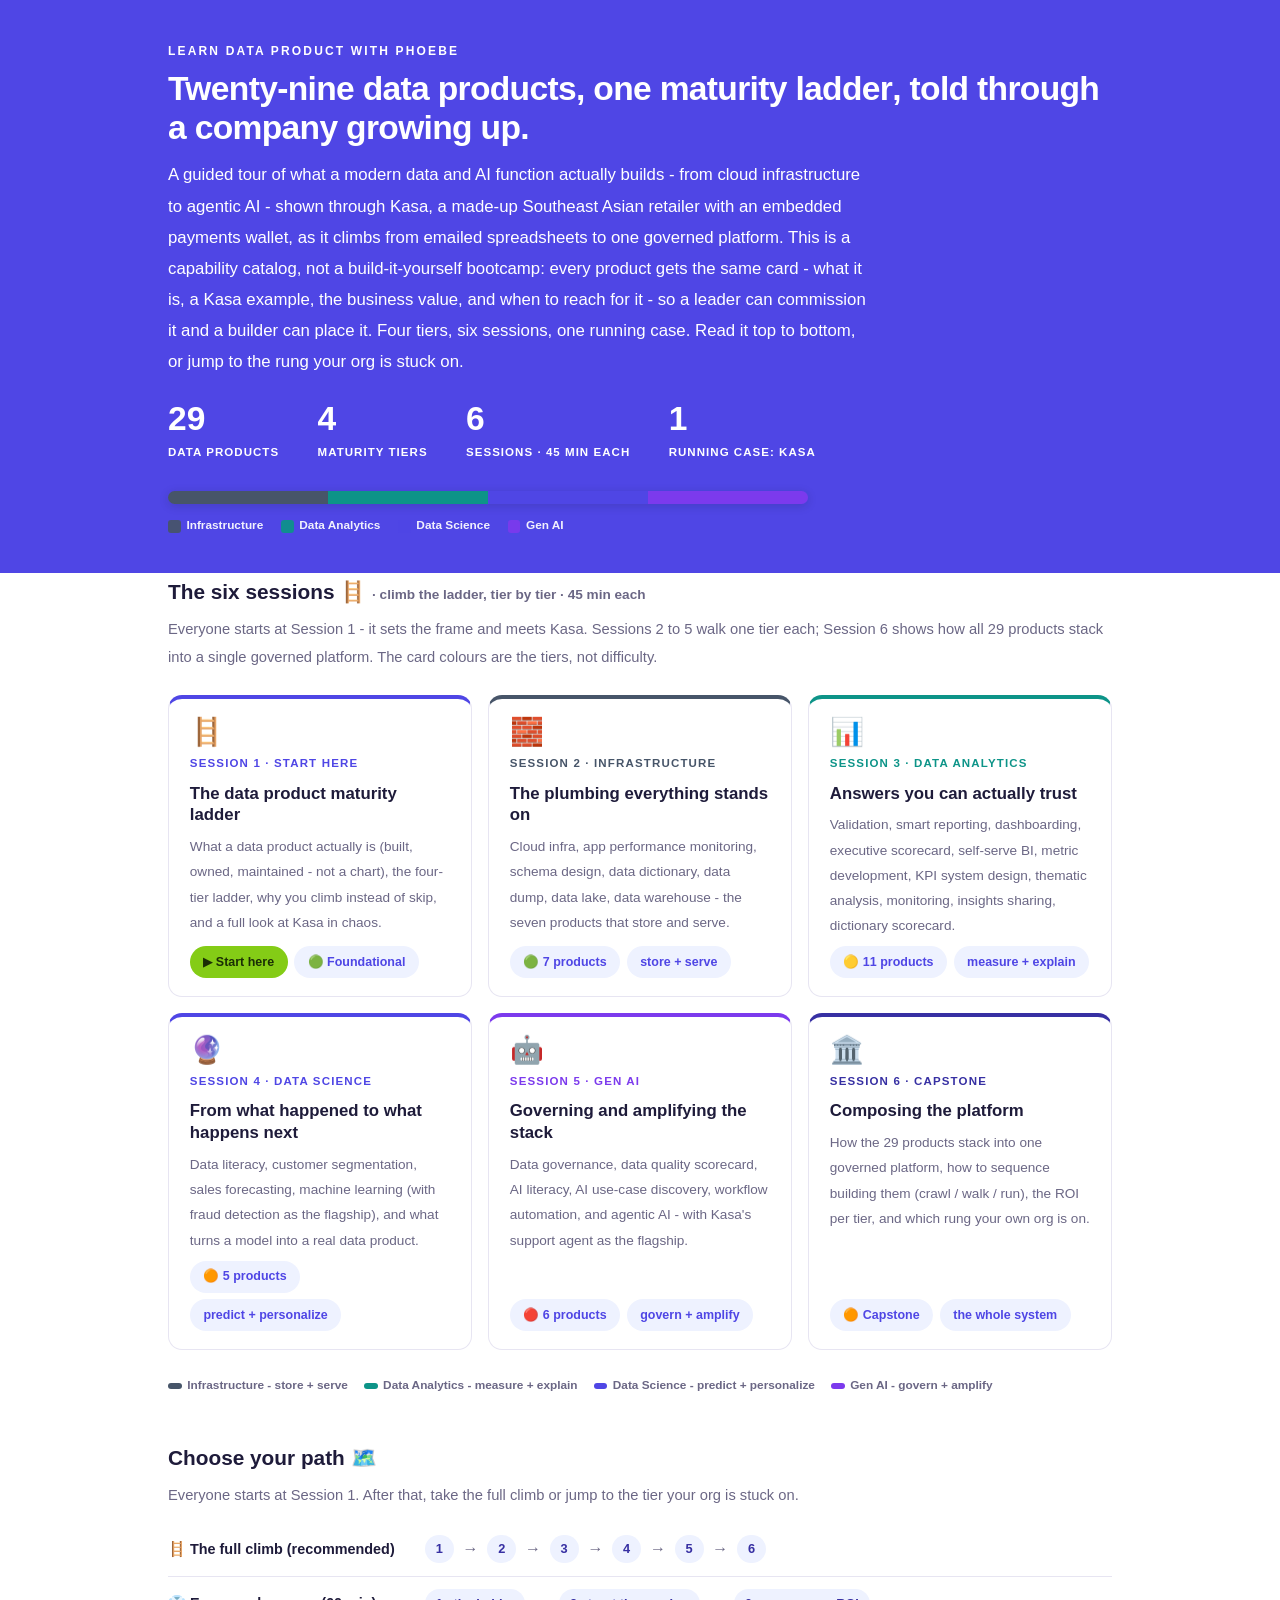
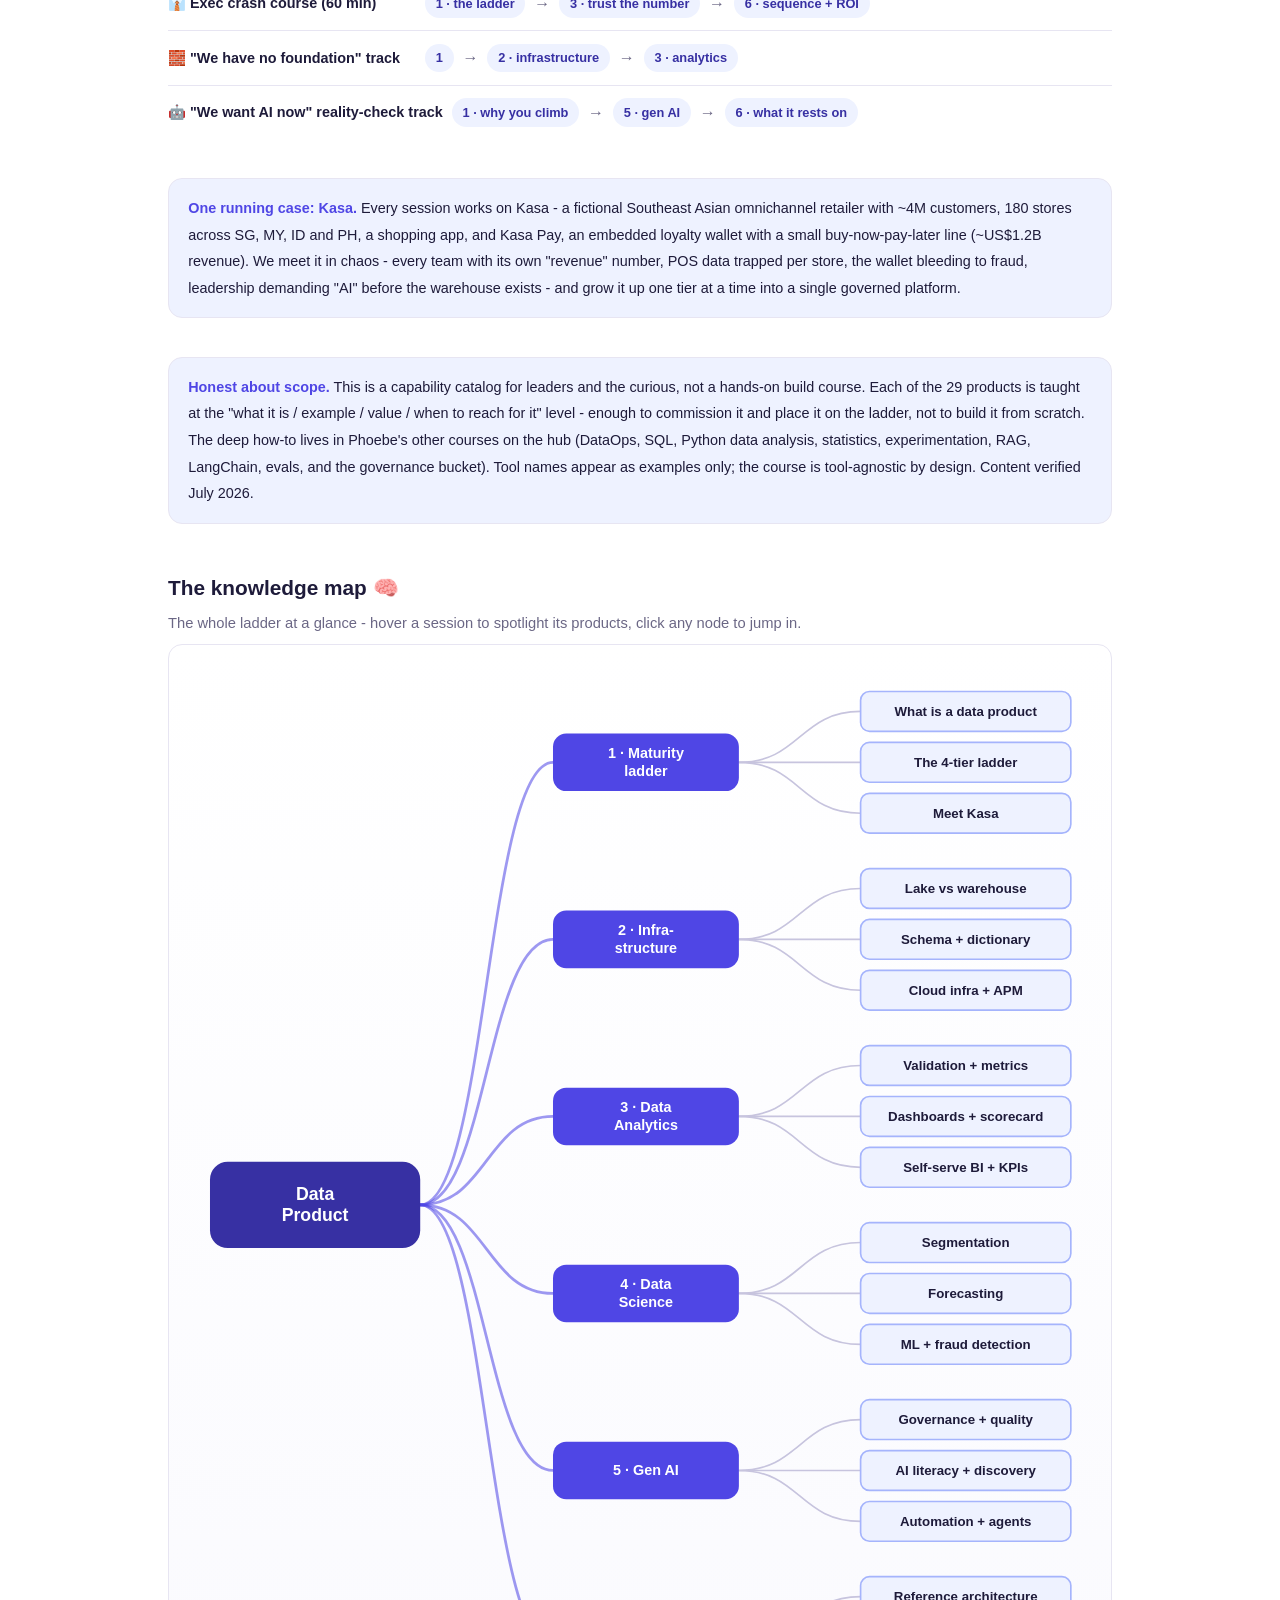
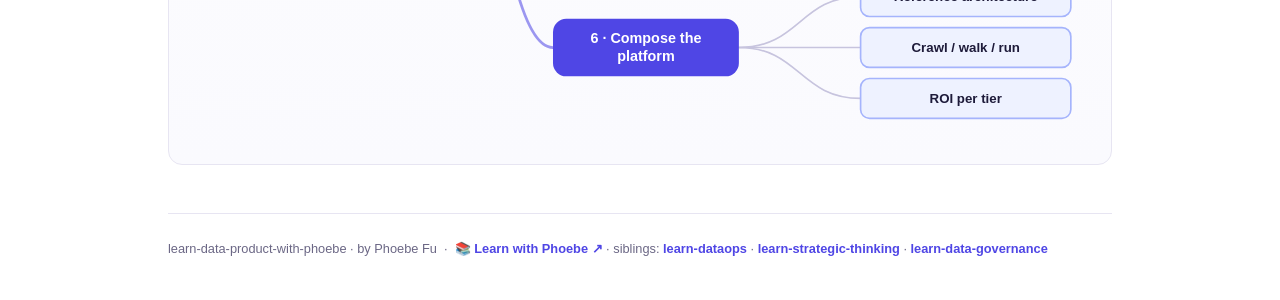
<file: index.html>
<!DOCTYPE html>
<html lang="en">
<head>
<meta charset="UTF-8">
<meta name="viewport" content="width=device-width, initial-scale=1.0">
<!-- social:start -->
<meta name="description" content="A guided tour of what a modern data and AI function actually builds - from cloud infrastructure to agentic AI - shown through Kasa, a made-up Southeast Asian retailer with an embedded payments...">
<meta property="og:type" content="article">
<meta property="og:site_name" content="Learn with Phoebe">
<meta property="og:title" content="learn data product with phoebe - 29 data products, one maturity ladder">
<meta property="og:description" content="A guided tour of what a modern data and AI function actually builds - from cloud infrastructure to agentic AI - shown through Kasa, a made-up Southeast Asian retailer with an embedded payments...">
<meta property="og:url" content="https://phoebefu6.github.io/learn-data-product-with-phoebe/">
<meta property="og:image" content="https://phoebefu6.github.io/learn-data-product-with-phoebe/assets/og-cover.png">
<meta property="og:image:width" content="1200">
<meta property="og:image:height" content="630">
<meta name="twitter:card" content="summary_large_image">
<meta name="twitter:title" content="learn data product with phoebe - 29 data products, one maturity ladder">
<meta name="twitter:description" content="A guided tour of what a modern data and AI function actually builds - from cloud infrastructure to agentic AI - shown through Kasa, a made-up Southeast Asian retailer with an embedded payments...">
<meta name="twitter:image" content="https://phoebefu6.github.io/learn-data-product-with-phoebe/assets/og-cover.png">
<!-- social:end -->
<title>learn data product with phoebe - 29 data products, one maturity ladder</title>
<link rel="stylesheet" href="assets/style.css?v=28">
<style>
  .stats-row { display: flex; gap: 2.4rem; margin-top: 1.5rem; flex-wrap: wrap; }
  .stat b { display: block; font-size: 2.1rem; font-weight: 800; line-height: 1.05; font-variant-numeric: tabular-nums; }
  .stat span { font-size: .72rem; opacity: 1; text-transform: uppercase; letter-spacing: .09em; font-weight: 600; }

  /* the climbing-ladder gradient bar in the hero */
  .ladder-bar { display: flex; margin-top: 1.6rem; border-radius: 999px; overflow: hidden; height: .8rem; max-width: 40rem; box-shadow: 0 2px 10px rgba(27,27,47,.18); }
  .ladder-bar i { flex: 1; }
  .ladder-key { display: flex; gap: 1.1rem; margin-top: .7rem; font-size: .74rem; font-weight: 600; opacity: .92; flex-wrap: wrap; }
  .ladder-key span i { display: inline-block; width: .8rem; height: .8rem; border-radius: 3px; margin-right: .35rem; vertical-align: middle; }

  .course-grid { display: grid; grid-template-columns: repeat(auto-fit, minmax(17rem, 1fr)); gap: 1rem; margin-top: 1.5rem; }
  .course-card {
    border: 1px solid var(--hairline);
    border-top: 4px solid var(--diff, var(--indigo));
    border-radius: var(--radius);
    padding: 1.2rem 1.3rem 1.1rem;
    display: flex; flex-direction: column; gap: .5rem;
    text-decoration: none; color: var(--ink); background: #fff;
    transition: box-shadow .15s ease, border-color .15s ease, transform .15s ease;
    position: relative;
  }
  .course-card:hover { border-color: var(--indigo-soft); box-shadow: 0 8px 28px rgba(79,70,229,.14); transform: translateY(-3px); }
  .course-card .cicon { font-size: 1.7rem; line-height: 1; }
  .course-card .cnum { font-size: .72rem; font-weight: 700; color: var(--diff, var(--indigo)); text-transform: uppercase; letter-spacing: .1em; }
  .course-card h3 { font-size: 1.05rem; font-weight: 800; line-height: 1.3; }
  .course-card p { font-size: .85rem; color: var(--muted); flex: 1; }
  .course-card .meta { display: flex; gap: .4rem; flex-wrap: wrap; }

  .diff-legend { display: flex; gap: 1rem; margin-top: 1.6rem; font-size: .74rem; color: var(--muted); font-weight: 600; flex-wrap: wrap; }
  .diff-legend i { display: inline-block; width: .85rem; height: .35rem; border-radius: 999px; margin-right: .35rem; vertical-align: middle; }

  .paths { margin-top: 2.6rem; }
  .paths h2 { font-size: 1.3rem; font-weight: 800; margin-bottom: .3rem; }
  .paths .plede { color: var(--muted); font-size: .92rem; margin-bottom: .8rem; }
  .path { display: flex; gap: .55rem; align-items: center; padding: .75rem 0; border-bottom: .5px solid var(--hairline); flex-wrap: wrap; }
  .path:last-child { border-bottom: none; }
  .path b { min-width: 15.5rem; font-size: .9rem; }
  .path .pstep { background: var(--indigo-50); color: var(--indigo-deep); border-radius: 999px; padding: .16rem .68rem; font-weight: 700; font-size: .8rem; text-decoration: none; transition: all .12s ease; }
  .path .pstep:hover { background: var(--indigo); color: #fff; }
  .path .parr { color: var(--muted); font-weight: 700; }

  .mm-section { margin-top: 1.6rem; }
  .mm-section h2 { font-size: 1.3rem; font-weight: 800; margin-bottom: .2rem; }
  .mm-section .mm-lede { color: var(--muted); font-size: .92rem; margin-bottom: .4rem; }
  .mm-wrap { border: 1px solid var(--hairline); border-radius: var(--radius); background: linear-gradient(180deg,#fff, #FAFAFE); padding: .6rem; overflow-x: auto; }
  .mm-svg { width: 100%; height: auto; display: block; max-width: 60rem; margin: 0 auto; min-width: 34rem; }
  .mm-link { cursor: pointer; text-decoration: none; }
  .mm-node rect { transition: opacity .15s ease, filter .15s ease; }
  .mm-node text { pointer-events: none; }
  .mm-link:hover .mm-node rect { filter: brightness(1.06); }
  .mm-edge { transition: opacity .15s ease; }

  .noteband { margin-top: 2.4rem; background: var(--indigo-50); border: 1px solid var(--hairline); border-radius: var(--radius); padding: 1rem 1.2rem; font-size: .9rem; color: var(--ink); }
  .noteband b { color: var(--indigo); }
</style>
</head>
<body>

<header class="masthead">
  <div class="wrap">
    <div class="eyebrow">Learn Data Product with Phoebe</div>
    <h1>Twenty-nine data products, <span class="accent">one maturity ladder</span>, told through a company growing up.</h1>
    <p class="sub">A guided tour of what a modern data and AI function actually builds - from cloud infrastructure to agentic AI - shown through Kasa, a made-up Southeast Asian retailer with an embedded payments wallet, as it climbs from emailed spreadsheets to one governed platform. This is a capability catalog, not a build-it-yourself bootcamp: every product gets the same card - what it is, a Kasa example, the business value, and when to reach for it - so a leader can commission it and a builder can place it. Four tiers, six sessions, one running case. Read it top to bottom, or jump to the rung your org is stuck on.</p>
    <div class="stats-row">
      <div class="stat"><b data-count="29">29</b><span>data products</span></div>
      <div class="stat"><b data-count="4">4</b><span>maturity tiers</span></div>
      <div class="stat"><b data-count="6">6</b><span>sessions · 45 min each</span></div>
      <div class="stat"><b data-count="1">1</b><span>running case: Kasa</span></div>
    </div>
    <div class="ladder-bar">
      <i style="background:#475569"></i><i style="background:#0D9488"></i><i style="background:#4F46E5"></i><i style="background:#7C3AED"></i>
    </div>
    <div class="ladder-key">
      <span><i style="background:#475569"></i>Infrastructure</span>
      <span><i style="background:#0D9488"></i>Data Analytics</span>
      <span><i style="background:#4F46E5"></i>Data Science</span>
      <span><i style="background:#7C3AED"></i>Gen AI</span>
    </div>
  </div>
</header>

<main class="wrap">

  <section class="section">
    <div class="paths" style="margin-top:0">
      <h2>The six sessions 🪜 <span style="font-size:.85rem;font-weight:600;color:var(--muted)">· climb the ladder, tier by tier · 45 min each</span></h2>
      <p class="plede">Everyone starts at Session 1 - it sets the frame and meets Kasa. Sessions 2 to 5 walk one tier each; Session 6 shows how all 29 products stack into a single governed platform. The card colours are the tiers, not difficulty.</p>
    </div>
    <div class="course-grid">
      <a class="course-card" href="courses/01-maturity-ladder.html" style="--diff:#4F46E5">
        <span class="cicon">🪜</span>
        <span class="cnum">Session 1 · start here</span>
        <h3>The data product maturity ladder</h3>
        <p>What a data product actually is (built, owned, maintained - not a chart), the four-tier ladder, why you climb instead of skip, and a full look at Kasa in chaos.</p>
        <span class="meta"><span class="pill amber">▶ Start here</span><span class="pill light">🟢 Foundational</span></span>
      </a>
      <a class="course-card" href="courses/02-infrastructure.html" style="--diff:#475569">
        <span class="cicon">🧱</span>
        <span class="cnum">Session 2 · Infrastructure</span>
        <h3>The plumbing everything stands on</h3>
        <p>Cloud infra, app performance monitoring, schema design, data dictionary, data dump, data lake, data warehouse - the seven products that store and serve.</p>
        <span class="meta"><span class="pill light">🟢 7 products</span><span class="pill light">store + serve</span></span>
      </a>
      <a class="course-card" href="courses/03-data-analytics.html" style="--diff:#0D9488">
        <span class="cicon">📊</span>
        <span class="cnum">Session 3 · Data Analytics</span>
        <h3>Answers you can actually trust</h3>
        <p>Validation, smart reporting, dashboarding, executive scorecard, self-serve BI, metric development, KPI system design, thematic analysis, monitoring, insights sharing, dictionary scorecard.</p>
        <span class="meta"><span class="pill light">🟡 11 products</span><span class="pill light">measure + explain</span></span>
      </a>
      <a class="course-card" href="courses/04-data-science.html" style="--diff:#4F46E5">
        <span class="cicon">🔮</span>
        <span class="cnum">Session 4 · Data Science</span>
        <h3>From what happened to what happens next</h3>
        <p>Data literacy, customer segmentation, sales forecasting, machine learning (with fraud detection as the flagship), and what turns a model into a real data product.</p>
        <span class="meta"><span class="pill light">🟠 5 products</span><span class="pill light">predict + personalize</span></span>
      </a>
      <a class="course-card" href="courses/05-gen-ai.html" style="--diff:#7C3AED">
        <span class="cicon">🤖</span>
        <span class="cnum">Session 5 · Gen AI</span>
        <h3>Governing and amplifying the stack</h3>
        <p>Data governance, data quality scorecard, AI literacy, AI use-case discovery, workflow automation, and agentic AI - with Kasa's support agent as the flagship.</p>
        <span class="meta"><span class="pill light">🔴 6 products</span><span class="pill light">govern + amplify</span></span>
      </a>
      <a class="course-card" href="courses/06-composing-the-platform.html" style="--diff:#3730A3">
        <span class="cicon">🏛️</span>
        <span class="cnum">Session 6 · Capstone</span>
        <h3>Composing the platform</h3>
        <p>How the 29 products stack into one governed platform, how to sequence building them (crawl / walk / run), the ROI per tier, and which rung your own org is on.</p>
        <span class="meta"><span class="pill light">🟠 Capstone</span><span class="pill light">the whole system</span></span>
      </a>
    </div>
    <div class="diff-legend">
      <span><i style="background:#475569"></i>Infrastructure - store + serve</span>
      <span><i style="background:#0D9488"></i>Data Analytics - measure + explain</span>
      <span><i style="background:#4F46E5"></i>Data Science - predict + personalize</span>
      <span><i style="background:#7C3AED"></i>Gen AI - govern + amplify</span>
    </div>

    <div class="paths">
      <h2>Choose your path 🗺️</h2>
      <p class="plede">Everyone starts at Session 1. After that, take the full climb or jump to the tier your org is stuck on.</p>
      <div class="path"><b>🪜 The full climb (recommended)</b>
        <a class="pstep" href="courses/01-maturity-ladder.html">1</a><span class="parr">→</span>
        <a class="pstep" href="courses/02-infrastructure.html">2</a><span class="parr">→</span>
        <a class="pstep" href="courses/03-data-analytics.html">3</a><span class="parr">→</span>
        <a class="pstep" href="courses/04-data-science.html">4</a><span class="parr">→</span>
        <a class="pstep" href="courses/05-gen-ai.html">5</a><span class="parr">→</span>
        <a class="pstep" href="courses/06-composing-the-platform.html">6</a>
      </div>
      <div class="path"><b>👔 Exec crash course (60 min)</b>
        <a class="pstep" href="courses/01-maturity-ladder.html">1 · the ladder</a><span class="parr">→</span>
        <a class="pstep" href="courses/03-data-analytics.html">3 · trust the number</a><span class="parr">→</span>
        <a class="pstep" href="courses/06-composing-the-platform.html">6 · sequence + ROI</a>
      </div>
      <div class="path"><b>🧱 "We have no foundation" track</b>
        <a class="pstep" href="courses/01-maturity-ladder.html">1</a><span class="parr">→</span>
        <a class="pstep" href="courses/02-infrastructure.html">2 · infrastructure</a><span class="parr">→</span>
        <a class="pstep" href="courses/03-data-analytics.html">3 · analytics</a>
      </div>
      <div class="path"><b>🤖 "We want AI now" reality-check track</b>
        <a class="pstep" href="courses/01-maturity-ladder.html">1 · why you climb</a><span class="parr">→</span>
        <a class="pstep" href="courses/05-gen-ai.html">5 · gen AI</a><span class="parr">→</span>
        <a class="pstep" href="courses/06-composing-the-platform.html">6 · what it rests on</a>
      </div>
    </div>

    <div class="noteband">
      <b>One running case: Kasa.</b> Every session works on Kasa - a fictional Southeast Asian omnichannel retailer with ~4M customers, 180 stores across SG, MY, ID and PH, a shopping app, and Kasa Pay, an embedded loyalty wallet with a small buy-now-pay-later line (~US$1.2B revenue). We meet it in chaos - every team with its own "revenue" number, POS data trapped per store, the wallet bleeding to fraud, leadership demanding "AI" before the warehouse exists - and grow it up one tier at a time into a single governed platform.
    </div>

    <div class="noteband">
      <b>Honest about scope.</b> This is a capability catalog for leaders and the curious, not a hands-on build course. Each of the 29 products is taught at the "what it is / example / value / when to reach for it" level - enough to commission it and place it on the ladder, not to build it from scratch. The deep how-to lives in Phoebe's other courses on the hub (DataOps, SQL, Python data analysis, statistics, experimentation, RAG, LangChain, evals, and the governance bucket). Tool names appear as examples only; the course is tool-agnostic by design. Content verified July 2026.
    </div>
  </section>

  <section class="section mm-section">
    <h2>The knowledge map 🧠</h2>
    <p class="mm-lede">The whole ladder at a glance - hover a session to spotlight its products, click any node to jump in.</p>
    <div class="mm-wrap"><div id="mindmap"></div></div>
  </section>

  <footer class="pagefoot">
    <span>learn-data-product-with-phoebe · by Phoebe Fu &nbsp;·&nbsp; 📚 <a href="https://phoebefu6.github.io/learn-with-phoebe/">Learn with Phoebe ↗</a> · siblings: <a href="https://phoebefu6.github.io/learn-dataops-with-phoebe/">learn-dataops</a> · <a href="https://phoebefu6.github.io/learn-strategic-thinking-with-phoebe/">learn-strategic-thinking</a> · <a href="https://phoebefu6.github.io/learn-data-governance-with-phoebe/">learn-data-governance</a></span>
  </footer>
</main>

<script>
window.MINDMAP_DATA = {
  title: "Data\nProduct",
  centerColor: "#3730A3",
  sessions: [
    { label: "Maturity\nladder", href: "courses/01-maturity-ladder.html", color: "#4F46E5",
      concepts: [
        { label: "What is a data product", href: "courses/01-maturity-ladder.html" },
        { label: "The 4-tier ladder", href: "courses/01-maturity-ladder.html" },
        { label: "Meet Kasa", href: "courses/01-maturity-ladder.html" } ] },
    { label: "Infra-\nstructure", href: "courses/02-infrastructure.html", color: "#475569",
      concepts: [
        { label: "Lake vs warehouse", href: "courses/02-infrastructure.html" },
        { label: "Schema + dictionary", href: "courses/02-infrastructure.html" },
        { label: "Cloud infra + APM", href: "courses/02-infrastructure.html" } ] },
    { label: "Data\nAnalytics", href: "courses/03-data-analytics.html", color: "#0D9488",
      concepts: [
        { label: "Validation + metrics", href: "courses/03-data-analytics.html" },
        { label: "Dashboards + scorecard", href: "courses/03-data-analytics.html" },
        { label: "Self-serve BI + KPIs", href: "courses/03-data-analytics.html" } ] },
    { label: "Data\nScience", href: "courses/04-data-science.html", color: "#4F46E5",
      concepts: [
        { label: "Segmentation", href: "courses/04-data-science.html" },
        { label: "Forecasting", href: "courses/04-data-science.html" },
        { label: "ML + fraud detection", href: "courses/04-data-science.html" } ] },
    { label: "Gen AI", href: "courses/05-gen-ai.html", color: "#7C3AED",
      concepts: [
        { label: "Governance + quality", href: "courses/05-gen-ai.html" },
        { label: "AI literacy + discovery", href: "courses/05-gen-ai.html" },
        { label: "Automation + agents", href: "courses/05-gen-ai.html" } ] },
    { label: "Compose the\nplatform", href: "courses/06-composing-the-platform.html", color: "#3730A3",
      concepts: [
        { label: "Reference architecture", href: "courses/06-composing-the-platform.html" },
        { label: "Crawl / walk / run", href: "courses/06-composing-the-platform.html" },
        { label: "ROI per tier", href: "courses/06-composing-the-platform.html" } ] }
  ]
};
</script>
<script src="assets/mindmap.js?v=6"></script>
<script src="assets/app.js?v=25"></script>
</body>
</html>
</file>
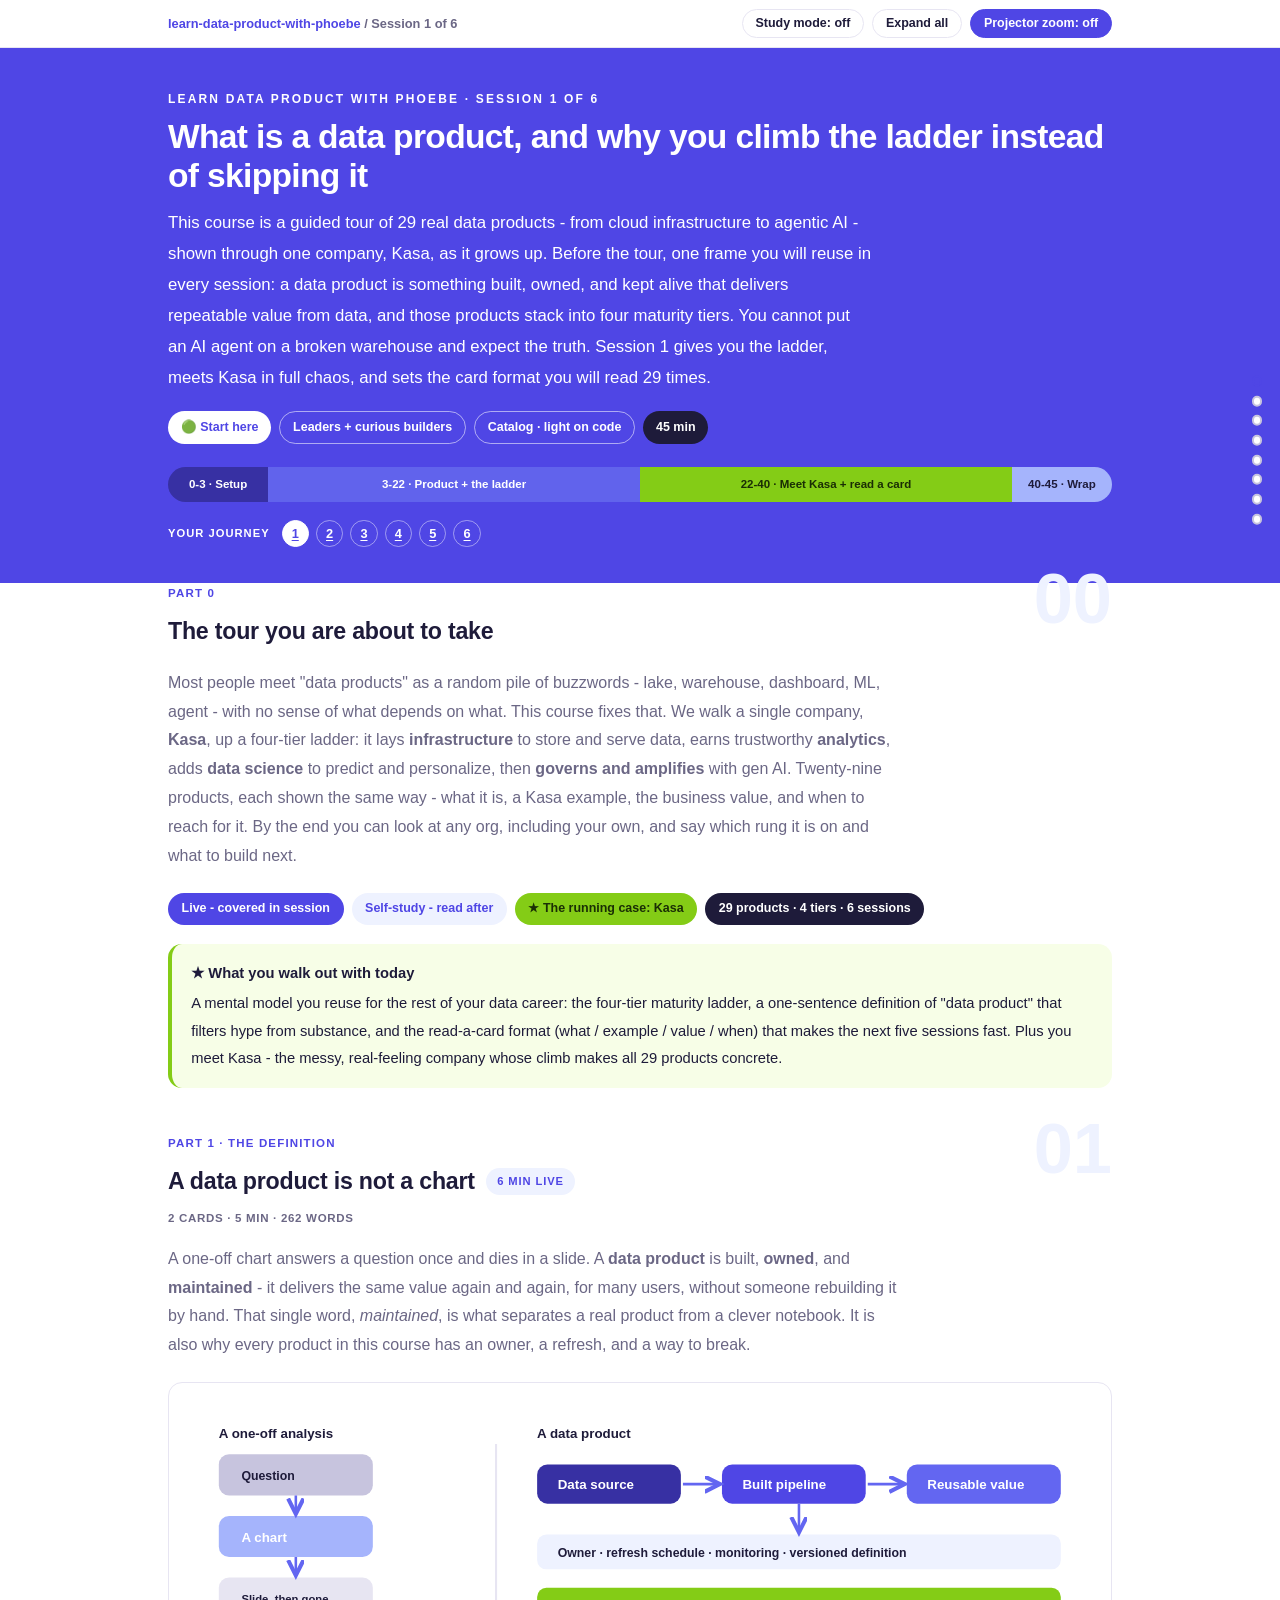
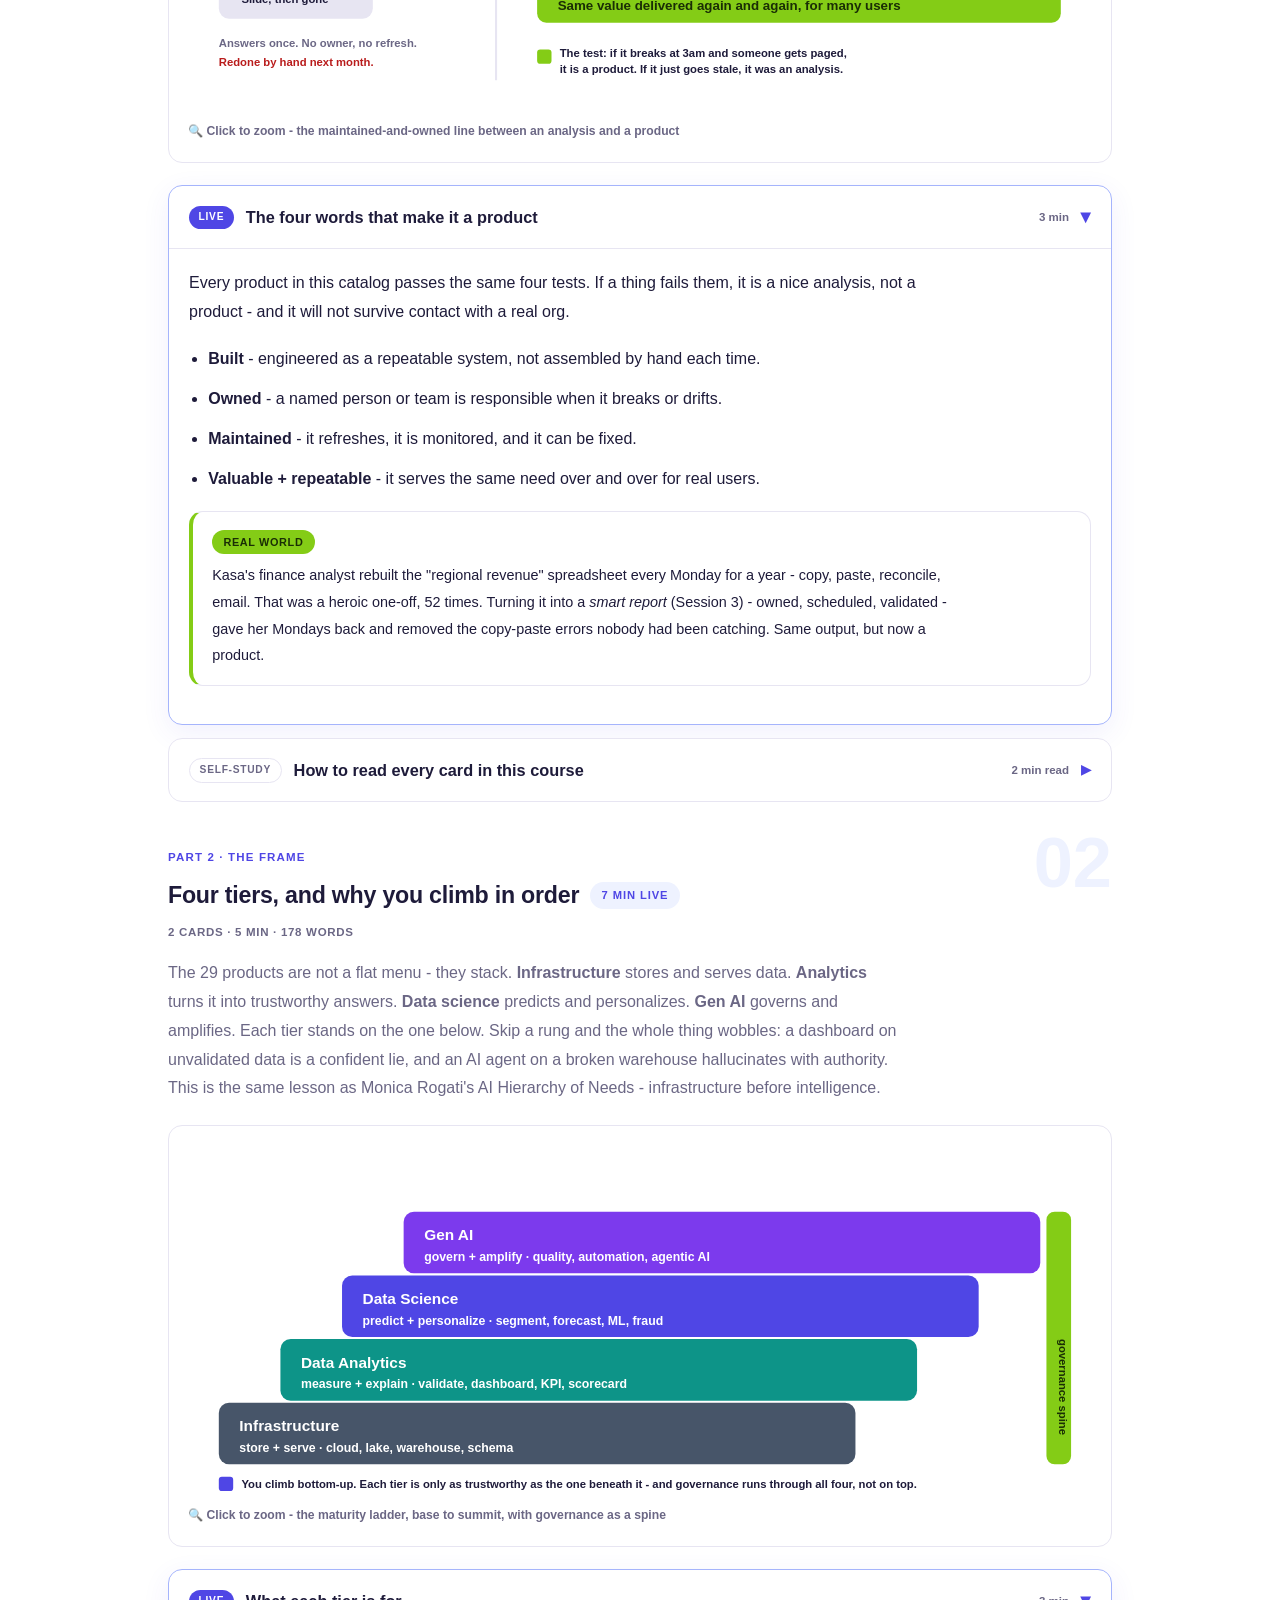
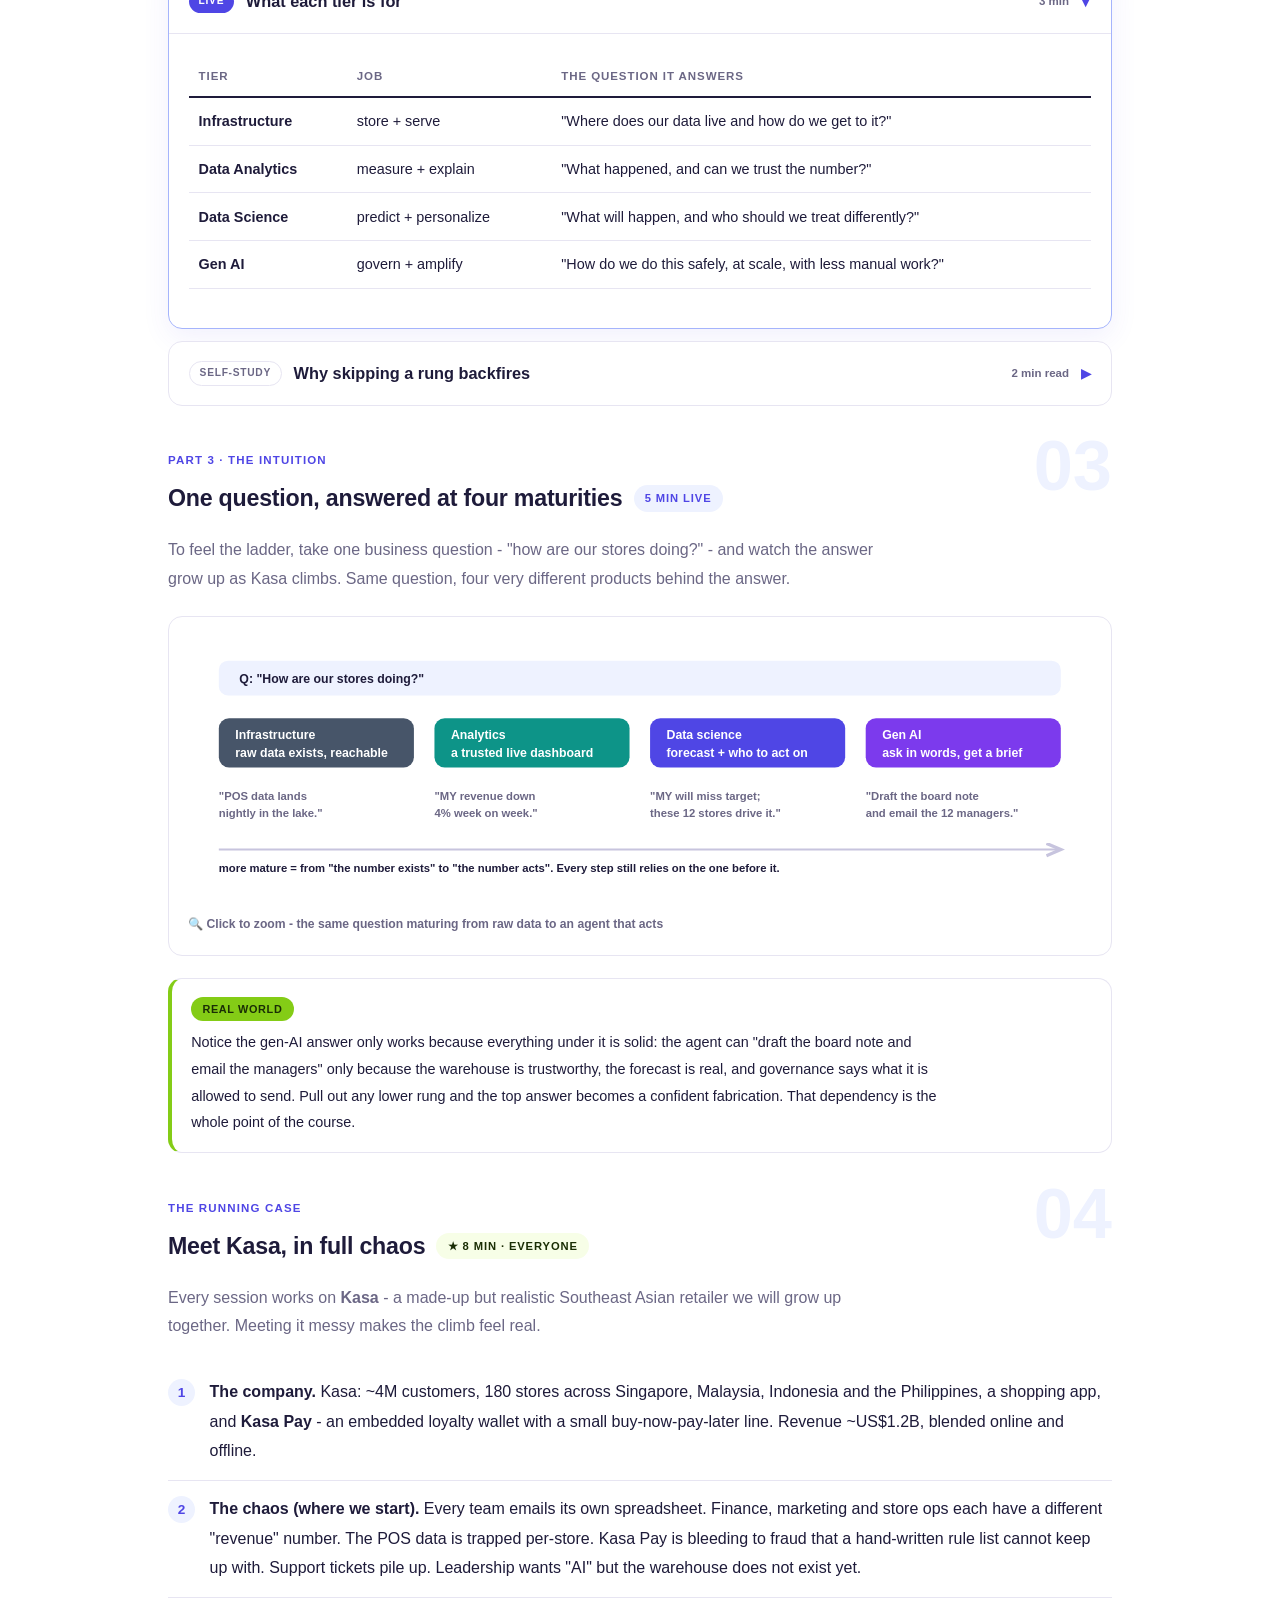
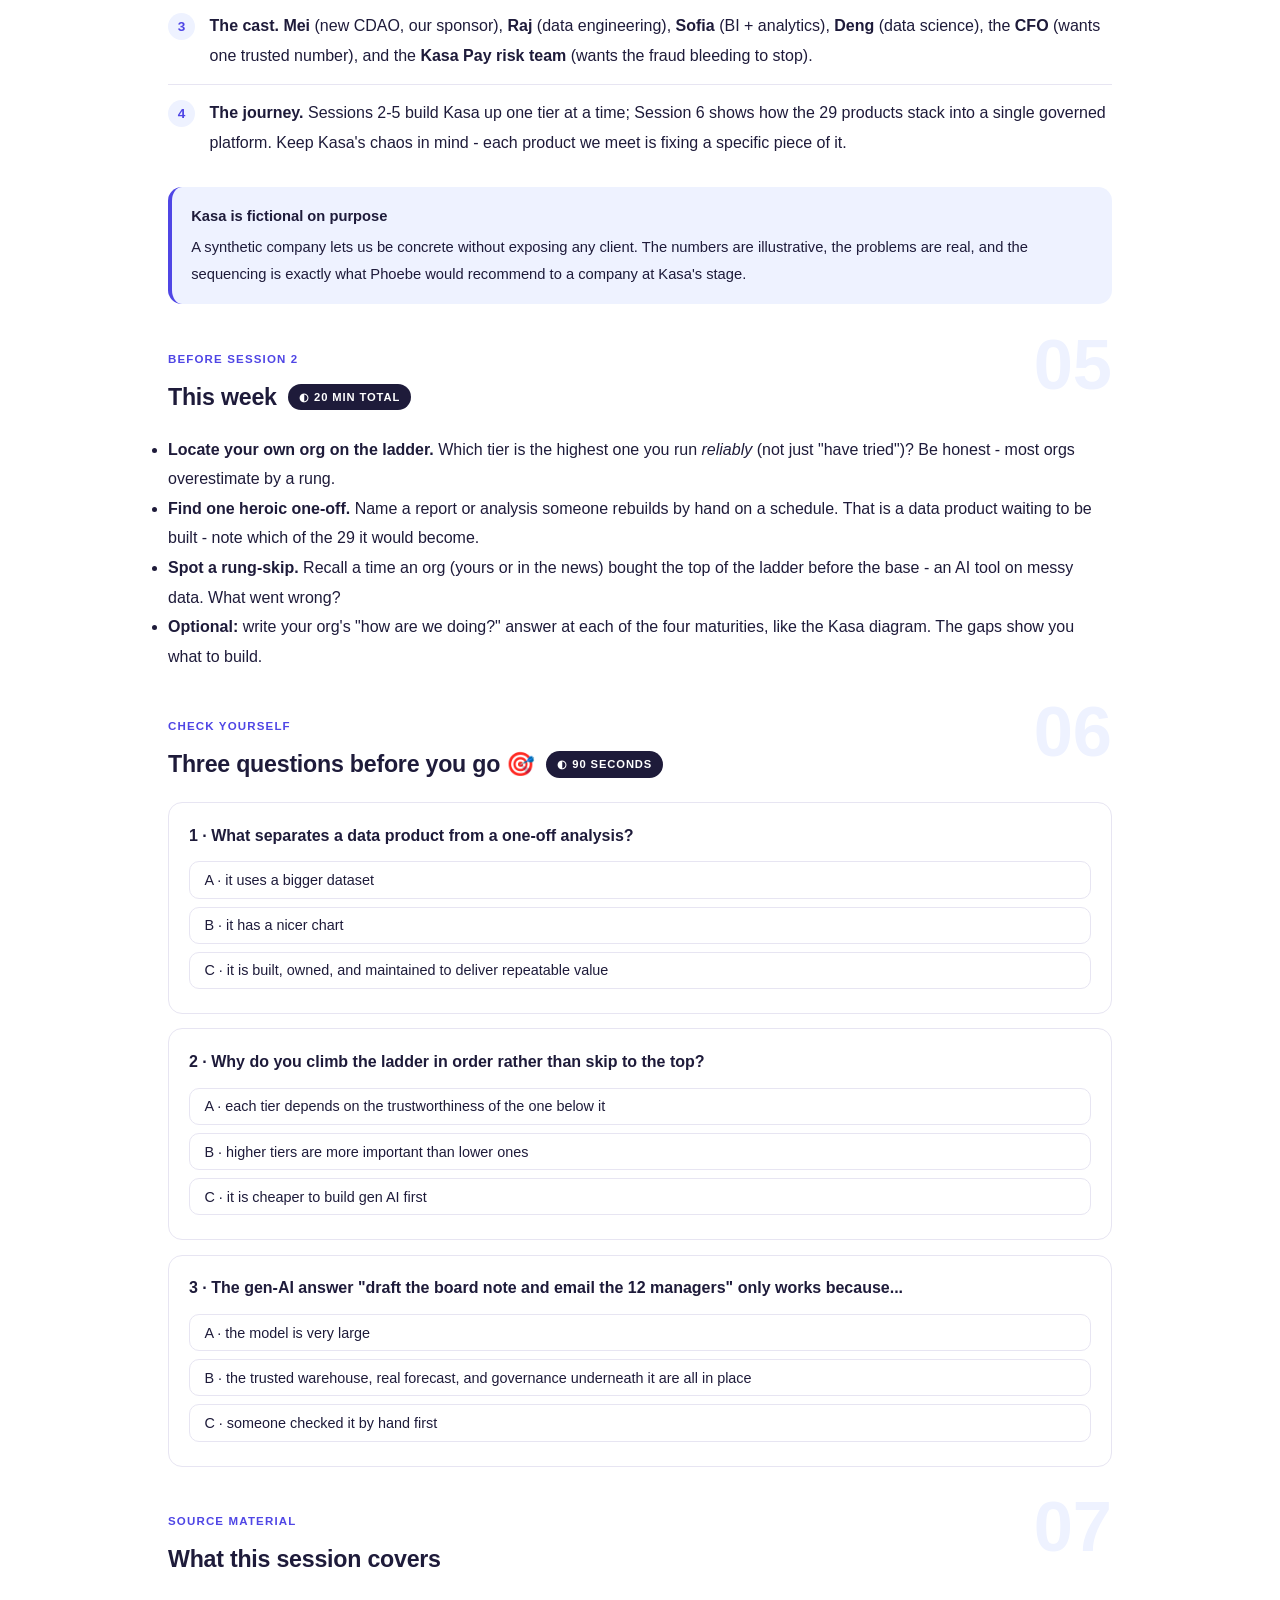
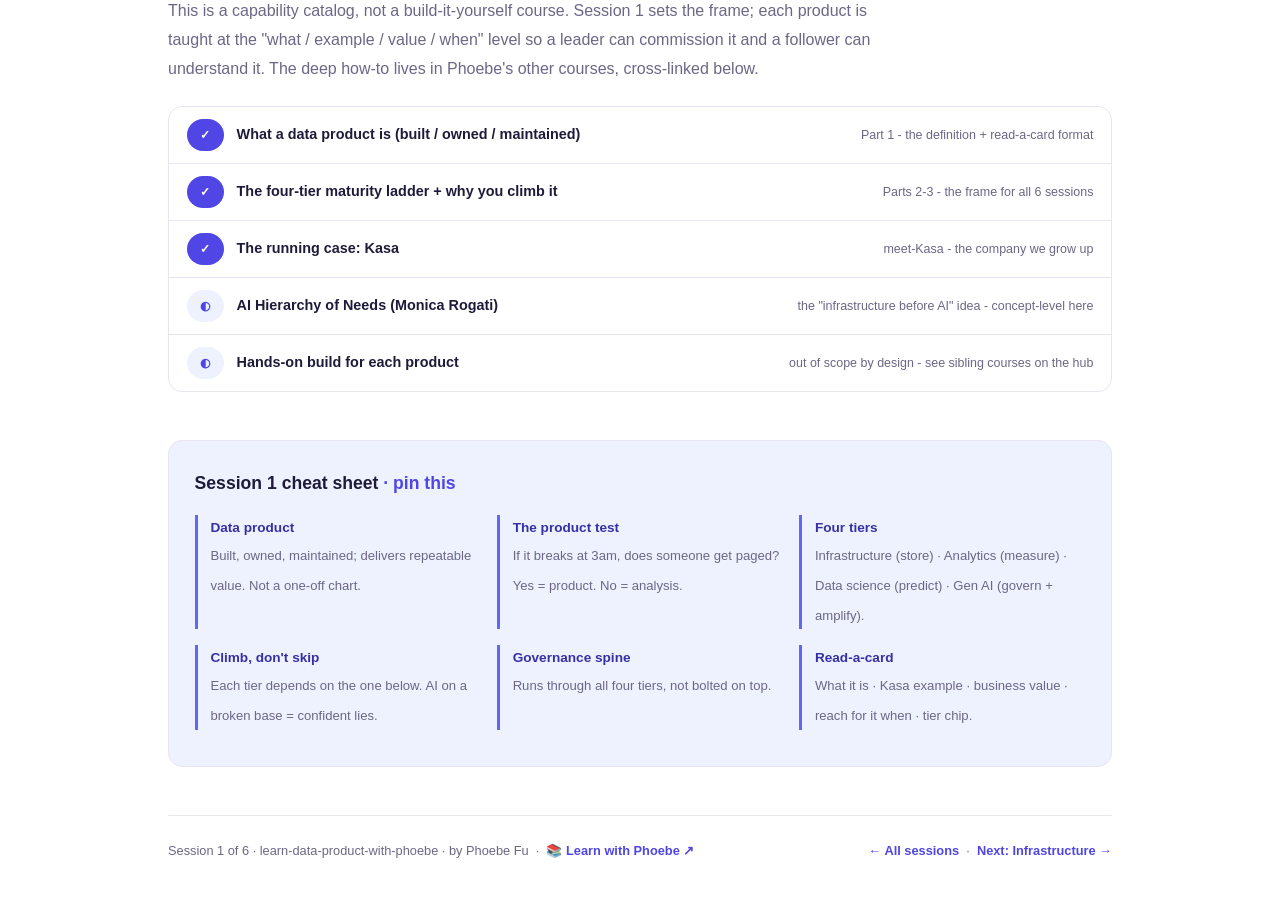
<file: courses/01-maturity-ladder.html>
<!DOCTYPE html>
<html lang="en">
<head>
<meta charset="UTF-8">
<meta name="viewport" content="width=device-width, initial-scale=1.0">
<!-- social:start -->
<meta name="description" content="Most people meet &quot;data products&quot; as a random pile of buzzwords - lake, warehouse, dashboard, ML, agent - with no sense of what depends on what. This course fixes that. We walk a single...">
<meta property="og:type" content="article">
<meta property="og:site_name" content="Learn with Phoebe">
<meta property="og:title" content="What is a data product, and why you climb the ladder instead of skipping it - learn data product with phoebe">
<meta property="og:description" content="Most people meet &quot;data products&quot; as a random pile of buzzwords - lake, warehouse, dashboard, ML, agent - with no sense of what depends on what. This course fixes that. We walk a single...">
<meta property="og:url" content="https://phoebefu6.github.io/learn-data-product-with-phoebe/courses/01-maturity-ladder.html">
<meta property="og:image" content="https://phoebefu6.github.io/learn-data-product-with-phoebe/assets/og-cover.png">
<meta property="og:image:width" content="1200">
<meta property="og:image:height" content="630">
<meta name="twitter:card" content="summary_large_image">
<meta name="twitter:title" content="What is a data product, and why you climb the ladder instead of skipping it - learn data product with phoebe">
<meta name="twitter:description" content="Most people meet &quot;data products&quot; as a random pile of buzzwords - lake, warehouse, dashboard, ML, agent - with no sense of what depends on what. This course fixes that. We walk a single...">
<meta name="twitter:image" content="https://phoebefu6.github.io/learn-data-product-with-phoebe/assets/og-cover.png">
<!-- social:end -->
<title>Session 1 · The data product maturity ladder - learn data product with phoebe</title>
<link rel="stylesheet" href="../assets/style.css?v=27">
</head>
<body>

<div class="toolbar">
  <div class="wrap">
    <span class="crumb"><a href="../index.html">learn-data-product-with-phoebe</a> / Session 1 of 6</span>
    <button class="btn" id="toggle-all" type="button">Expand all</button>
    <button class="btn primary" id="zoom-toggle" type="button">Projector zoom: off</button>
  </div>
</div>

<header class="masthead">
  <div class="wrap">
    <div class="eyebrow">Learn Data Product with Phoebe · Session 1 of 6</div>
    <h1>What is a data product, <span class="accent">and why you climb the ladder instead of skipping it</span></h1>
    <p class="sub">This course is a guided tour of 29 real data products - from cloud infrastructure to agentic AI - shown through one company, Kasa, as it grows up. Before the tour, one frame you will reuse in every session: a data product is something built, owned, and kept alive that delivers repeatable value from data, and those products stack into four maturity tiers. You cannot put an AI agent on a broken warehouse and expect the truth. Session 1 gives you the ladder, meets Kasa in full chaos, and sets the card format you will read 29 times.</p>
    <div class="chip-row">
      <span class="chip level">🟢 Start here</span>
      <span class="chip audience">Leaders + curious builders</span>
      <span class="chip audience">Catalog · light on code</span>
      <span class="chip time">45 min</span>
    </div>
    <div class="agenda">
      <span class="a1" style="flex:1">0-3 · Setup</span>
      <span class="a2" style="flex:4">3-22 · Product + the ladder</span>
      <span class="a3" style="flex:4">22-40 · Meet Kasa + read a card</span>
      <span class="a4" style="flex:1">40-45 · Wrap</span>
    </div>
  </div>
</header>

<main class="wrap">

  <!-- ============ INTRO ============ -->
  <section class="section" id="intro">
    <div class="section-kicker">
      <span class="klabel">Part 0</span>
      <h2>The tour you are about to take</h2>
    </div>
    <p class="lede">Most people meet "data products" as a random pile of buzzwords - lake, warehouse, dashboard, ML, agent - with no sense of what depends on what. This course fixes that. We walk a single company, <strong>Kasa</strong>, up a four-tier ladder: it lays <strong>infrastructure</strong> to store and serve data, earns trustworthy <strong>analytics</strong>, adds <strong>data science</strong> to predict and personalize, then <strong>governs and amplifies</strong> with gen AI. Twenty-nine products, each shown the same way - what it is, a Kasa example, the business value, and when to reach for it. By the end you can look at any org, including your own, and say which rung it is on and what to build next.</p>
    <div class="legend">
      <span class="pill solid">Live - covered in session</span>
      <span class="pill light">Self-study - read after</span>
      <span class="pill amber">★ The running case: Kasa</span>
      <span class="pill inkpill">29 products · 4 tiers · 6 sessions</span>
    </div>
    <div class="callout win">
      <strong>★ What you walk out with today</strong>
      A mental model you reuse for the rest of your data career: the four-tier maturity ladder, a one-sentence definition of "data product" that filters hype from substance, and the read-a-card format (what / example / value / when) that makes the next five sessions fast. Plus you meet Kasa - the messy, real-feeling company whose climb makes all 29 products concrete.
    </div>
  </section>

  <!-- ============ PART 1: WHAT IS A DATA PRODUCT ============ -->
  <section class="section" id="what-is">
    <div class="section-kicker">
      <span class="klabel">Part 1 · the definition</span>
      <h2>A data product is not a chart <span class="tag concept">6 min live</span></h2>
    </div>
    <p class="lede">A one-off chart answers a question once and dies in a slide. A <strong>data product</strong> is built, <strong>owned</strong>, and <strong>maintained</strong> - it delivers the same value again and again, for many users, without someone rebuilding it by hand. That single word, <em>maintained</em>, is what separates a real product from a clever notebook. It is also why every product in this course has an owner, a refresh, and a way to break.</p>

    <figure class="zoomable">
      <svg viewBox="0 0 880 300" xmlns="http://www.w3.org/2000/svg" role="img" aria-label="A one-off analysis on the left dies after one use, a data product on the right is built, owned, refreshed and reused">
        <style>
          .dpT { font: 700 13px Inter, sans-serif; fill: #FFFFFF; }
          .dpH { font: 700 13px Inter, sans-serif; fill: #1E1B3A; }
          .dpC { font: 600 12px Inter, sans-serif; fill: #1E1B3A; }
          .dpN { font: 600 11px Inter, sans-serif; fill: #6B6785; }
          .dpA { stroke: #6366F1; stroke-width: 2.5; fill: none; marker-end: url(#dpAh); }
        </style>
        <defs>
          <marker id="dpAh" markerWidth="9" markerHeight="9" refX="6" refY="3" orient="auto"><path d="M0,0 L6,3 L0,6" fill="none" stroke="#6366F1" stroke-width="1.6"/></marker>
        </defs>
        <!-- LEFT: one-off -->
        <text class="dpH" x="30" y="34">A one-off analysis</text>
        <rect x="30" y="50" width="150" height="40" rx="10" fill="#C7C4DE"/><text class="dpC" x="52" y="75" style="fill:#1E1B3A">Question</text>
        <rect x="30" y="110" width="150" height="40" rx="10" fill="#A5B4FC"/><text class="dpT" x="52" y="135">A chart</text>
        <rect x="30" y="170" width="150" height="40" rx="10" fill="#E7E5F2"/><text class="dpN" x="52" y="195" style="fill:#1E1B3A">Slide, then gone</text>
        <path class="dpA" d="M105,90 L105,108"/>
        <path class="dpA" d="M105,150 L105,168"/>
        <text class="dpN" x="30" y="238">Answers once. No owner, no refresh.</text>
        <text class="dpN" x="30" y="256" style="fill:#B91C1C">Redone by hand next month.</text>
        <!-- divider -->
        <line x1="300" y1="40" x2="300" y2="270" stroke="#E7E5F2" stroke-width="2"/>
        <!-- RIGHT: data product -->
        <text class="dpH" x="340" y="34">A data product</text>
        <rect x="340" y="60" width="140" height="38" rx="10" fill="#3730A3"/><text class="dpT" x="360" y="84">Data source</text>
        <rect x="520" y="60" width="140" height="38" rx="10" fill="#4F46E5"/><text class="dpT" x="540" y="84">Built pipeline</text>
        <rect x="700" y="60" width="150" height="38" rx="10" fill="#6366F1"/><text class="dpT" x="720" y="84">Reusable value</text>
        <path class="dpA" d="M482,79 L518,79"/>
        <path class="dpA" d="M662,79 L698,79"/>
        <rect x="340" y="128" width="510" height="34" rx="9" fill="#EEF2FF"/>
        <text class="dpC" x="360" y="150">Owner · refresh schedule · monitoring · versioned definition</text>
        <path class="dpA" d="M595,98 L595,126"/>
        <rect x="340" y="180" width="510" height="34" rx="9" fill="#84CC16"/>
        <text class="dpH" x="360" y="202" style="fill:#1A2E05">Same value delivered again and again, for many users</text>
        <!-- note -->
        <rect x="340" y="240" width="14" height="14" rx="3" fill="#84CC16"/>
        <text class="dpN" x="362" y="247" style="fill:#1E1B3A">The test: if it breaks at 3am and someone gets paged,</text>
        <text class="dpN" x="362" y="263" style="fill:#1E1B3A">it is a product. If it just goes stale, it was an analysis.</text>
      </svg>
      <figcaption>🔍 Click to zoom - the maintained-and-owned line between an analysis and a product</figcaption>
    </figure>

    <details class="card" open>
      <summary><span class="mode live">Live</span>The four words that make it a product<span class="mini">3 min</span><span class="caret">▶</span></summary>
      <div class="body">
        <p>Every product in this catalog passes the same four tests. If a thing fails them, it is a nice analysis, not a product - and it will not survive contact with a real org.</p>
        <ul>
          <li><strong>Built</strong> - engineered as a repeatable system, not assembled by hand each time.</li>
          <li><strong>Owned</strong> - a named person or team is responsible when it breaks or drifts.</li>
          <li><strong>Maintained</strong> - it refreshes, it is monitored, and it can be fixed.</li>
          <li><strong>Valuable + repeatable</strong> - it serves the same need over and over for real users.</li>
        </ul>
        <div class="callout example">
          <span class="ex-pill">Real world</span>
          <p>Kasa's finance analyst rebuilt the "regional revenue" spreadsheet every Monday for a year - copy, paste, reconcile, email. That was a heroic one-off, 52 times. Turning it into a <em>smart report</em> (Session 3) - owned, scheduled, validated - gave her Mondays back and removed the copy-paste errors nobody had been catching. Same output, but now a product.</p>
        </div>
      </div>
    </details>

    <details class="card">
      <summary><span class="mode self">Self-study</span>How to read every card in this course<span class="mini">2 min read</span><span class="caret">▶</span></summary>
      <div class="body">
        <p>From Session 2 on, each of the 29 products gets the same card so you can compare them at a glance:</p>
        <table class="clean">
          <thead><tr><th>Line</th><th>Answers</th></tr></thead>
          <tbody>
            <tr><td><b>What it is</b></td><td>the product in one plain sentence, no jargon</td></tr>
            <tr><td><b>Kasa example</b></td><td>what it looks like inside the running case</td></tr>
            <tr><td><b>Business value</b></td><td>the outcome a leader would pay for</td></tr>
            <tr><td><b>Reach for it when</b></td><td>the trigger that tells you it is time to build this</td></tr>
            <tr><td><b>Tier chip</b></td><td>which rung of the ladder it sits on</td></tr>
          </tbody>
        </table>
        <div class="callout tip">
          <strong>Use it as a commissioning checklist</strong>
          Leaders: the "reach for it when" line is your buy signal. If the trigger matches your org, that product is worth a conversation. If it does not, you are early - build the rung below it first.
        </div>
      </div>
    </details>
  </section>

  <!-- ============ PART 2: THE LADDER ============ -->
  <section class="section" id="ladder">
    <div class="section-kicker">
      <span class="klabel">Part 2 · the frame</span>
      <h2>Four tiers, and why you climb in order <span class="tag concept">7 min live</span></h2>
    </div>
    <p class="lede">The 29 products are not a flat menu - they stack. <strong>Infrastructure</strong> stores and serves data. <strong>Analytics</strong> turns it into trustworthy answers. <strong>Data science</strong> predicts and personalizes. <strong>Gen AI</strong> governs and amplifies. Each tier stands on the one below. Skip a rung and the whole thing wobbles: a dashboard on unvalidated data is a confident lie, and an AI agent on a broken warehouse hallucinates with authority. This is the same lesson as Monica Rogati's AI Hierarchy of Needs - infrastructure before intelligence.</p>

    <figure class="zoomable">
      <svg viewBox="0 0 880 340" xmlns="http://www.w3.org/2000/svg" role="img" aria-label="A four-rung ascending ladder: infrastructure at the base in slate, analytics in teal, data science in indigo, gen AI at the top in violet, with a governance spine running through all">
        <style>
          .ldT { font: 800 15px Inter, sans-serif; fill: #FFFFFF; }
          .ldS { font: 600 12px Inter, sans-serif; fill: #FFFFFF; }
          .ldN { font: 600 11px Inter, sans-serif; fill: #6B6785; }
          .ldG { font: 700 11px Inter, sans-serif; fill: #1A2E05; }
        </style>
        <!-- rungs, rising left to right -->
        <rect x="30"  y="250" width="620" height="60" rx="10" fill="#475569"/>
        <text class="ldT" x="50" y="278">Infrastructure</text><text class="ldS" x="50" y="298">store + serve · cloud, lake, warehouse, schema</text>
        <rect x="90"  y="188" width="620" height="60" rx="10" fill="#0D9488"/>
        <text class="ldT" x="110" y="216">Data Analytics</text><text class="ldS" x="110" y="236">measure + explain · validate, dashboard, KPI, scorecard</text>
        <rect x="150" y="126" width="620" height="60" rx="10" fill="#4F46E5"/>
        <text class="ldT" x="170" y="154">Data Science</text><text class="ldS" x="170" y="174">predict + personalize · segment, forecast, ML, fraud</text>
        <rect x="210" y="64"  width="620" height="60" rx="10" fill="#7C3AED"/>
        <text class="ldT" x="230" y="92">Gen AI</text><text class="ldS" x="230" y="112">govern + amplify · quality, automation, agentic AI</text>
        <!-- governance spine -->
        <rect x="836" y="64" width="24" height="246" rx="8" fill="#84CC16"/>
        <text class="ldG" x="848" y="188" transform="rotate(90 848 188)">governance spine</text>
        <!-- note squares -->
        <rect x="30" y="322" width="14" height="14" rx="3" fill="#4F46E5"/>
        <text class="ldN" x="52" y="333" style="fill:#1E1B3A">You climb bottom-up. Each tier is only as trustworthy as the one beneath it - and governance runs through all four, not on top.</text>
      </svg>
      <figcaption>🔍 Click to zoom - the maturity ladder, base to summit, with governance as a spine</figcaption>
    </figure>

    <details class="card" open>
      <summary><span class="mode live">Live</span>What each tier is for<span class="mini">3 min</span><span class="caret">▶</span></summary>
      <div class="body">
        <table class="clean">
          <thead><tr><th>Tier</th><th>Job</th><th>The question it answers</th></tr></thead>
          <tbody>
            <tr><td><b>Infrastructure</b></td><td>store + serve</td><td>"Where does our data live and how do we get to it?"</td></tr>
            <tr><td><b>Data Analytics</b></td><td>measure + explain</td><td>"What happened, and can we trust the number?"</td></tr>
            <tr><td><b>Data Science</b></td><td>predict + personalize</td><td>"What will happen, and who should we treat differently?"</td></tr>
            <tr><td><b>Gen AI</b></td><td>govern + amplify</td><td>"How do we do this safely, at scale, with less manual work?"</td></tr>
          </tbody>
        </table>
      </div>
    </details>

    <details class="card">
      <summary><span class="mode self">Self-study</span>Why skipping a rung backfires<span class="mini">2 min read</span><span class="caret">▶</span></summary>
      <div class="body">
        <p>The most expensive data mistakes are all rung-skips. A few patterns you will recognize:</p>
        <ul>
          <li><strong>AI on a swamp</strong> - buying an "AI copilot" before the warehouse is clean. It answers fluently and wrongly, and trust never recovers.</li>
          <li><strong>Dashboards on sand</strong> - shipping 40 dashboards with no data validation. Every meeting becomes an argument about whose number is right.</li>
          <li><strong>Models with no home</strong> - a data scientist builds a great churn model that lives in a notebook and never ships. Value: zero.</li>
        </ul>
        <div class="callout tip">
          <strong>The ladder is a sequencing tool, not a ranking</strong>
          Higher is not "better" - infrastructure is not lesser than AI. Higher just <em>depends on</em> lower. A mature org runs all four tiers at once; a growing one builds them in order.
        </div>
      </div>
    </details>
  </section>

  <!-- ============ PART 3: SAME QUESTION FOUR MATURITIES ============ -->
  <section class="section" id="four-maturities">
    <div class="section-kicker">
      <span class="klabel">Part 3 · the intuition</span>
      <h2>One question, answered at four maturities <span class="tag concept">5 min live</span></h2>
    </div>
    <p class="lede">To feel the ladder, take one business question - "how are our stores doing?" - and watch the answer grow up as Kasa climbs. Same question, four very different products behind the answer.</p>

    <figure class="zoomable">
      <svg viewBox="0 0 880 260" xmlns="http://www.w3.org/2000/svg" role="img" aria-label="The question how are our stores doing answered four ways, one per tier, each richer than the last">
        <style>
          .sqT { font: 700 12px Inter, sans-serif; fill: #FFFFFF; }
          .sqL { font: 700 12px Inter, sans-serif; fill: #1E1B3A; }
          .sqN { font: 600 11px Inter, sans-serif; fill: #6B6785; }
        </style>
        <rect x="30" y="24" width="820" height="34" rx="9" fill="#EEF2FF"/>
        <text class="sqL" x="50" y="46">Q: "How are our stores doing?"</text>
        <!-- four columns -->
        <rect x="30" y="80" width="190" height="48" rx="10" fill="#475569"/><text class="sqT" x="46" y="100">Infrastructure</text><text class="sqT" x="46" y="118" style="font-weight:600">raw data exists, reachable</text>
        <rect x="240" y="80" width="190" height="48" rx="10" fill="#0D9488"/><text class="sqT" x="256" y="100">Analytics</text><text class="sqT" x="256" y="118" style="font-weight:600">a trusted live dashboard</text>
        <rect x="450" y="80" width="190" height="48" rx="10" fill="#4F46E5"/><text class="sqT" x="466" y="100">Data science</text><text class="sqT" x="466" y="118" style="font-weight:600">forecast + who to act on</text>
        <rect x="660" y="80" width="190" height="48" rx="10" fill="#7C3AED"/><text class="sqT" x="676" y="100">Gen AI</text><text class="sqT" x="676" y="118" style="font-weight:600">ask in words, get a brief</text>
        <!-- answers -->
        <text class="sqN" x="30" y="160">"POS data lands</text><text class="sqN" x="30" y="176">nightly in the lake."</text>
        <text class="sqN" x="240" y="160">"MY revenue down</text><text class="sqN" x="240" y="176">4% week on week."</text>
        <text class="sqN" x="450" y="160">"MY will miss target;</text><text class="sqN" x="450" y="176">these 12 stores drive it."</text>
        <text class="sqN" x="660" y="160">"Draft the board note</text><text class="sqN" x="660" y="176">and email the 12 managers."</text>
        <!-- arrow -->
        <line x1="30" y1="208" x2="850" y2="208" stroke="#C7C4DE" stroke-width="2" marker-end="url(#sqAh)"/>
        <defs><marker id="sqAh" markerWidth="10" markerHeight="10" refX="7" refY="3" orient="auto"><path d="M0,0 L7,3 L0,6" fill="none" stroke="#C7C4DE" stroke-width="1.6"/></marker></defs>
        <text class="sqN" x="30" y="230" style="fill:#1E1B3A">more mature = from "the number exists" to "the number acts". Every step still relies on the one before it.</text>
      </svg>
      <figcaption>🔍 Click to zoom - the same question maturing from raw data to an agent that acts</figcaption>
    </figure>

    <div class="callout example">
      <span class="ex-pill">Real world</span>
      <p>Notice the gen-AI answer only works because everything under it is solid: the agent can "draft the board note and email the managers" only because the warehouse is trustworthy, the forecast is real, and governance says what it is allowed to send. Pull out any lower rung and the top answer becomes a confident fabrication. That dependency is the whole point of the course.</p>
    </div>
  </section>

  <!-- ============ MEET KASA ============ -->
  <section class="section" id="meet-kasa">
    <div class="section-kicker">
      <span class="klabel">The running case</span>
      <h2>Meet Kasa, in full chaos <span class="tag demo">★ 8 min · everyone</span></h2>
    </div>
    <p class="lede">Every session works on <strong>Kasa</strong> - a made-up but realistic Southeast Asian retailer we will grow up together. Meeting it messy makes the climb feel real.</p>
    <div class="steps">
      <div class="step"><p><strong>The company.</strong> Kasa: ~4M customers, 180 stores across Singapore, Malaysia, Indonesia and the Philippines, a shopping app, and <strong>Kasa Pay</strong> - an embedded loyalty wallet with a small buy-now-pay-later line. Revenue ~US$1.2B, blended online and offline.</p></div>
      <div class="step"><p><strong>The chaos (where we start).</strong> Every team emails its own spreadsheet. Finance, marketing and store ops each have a different "revenue" number. The POS data is trapped per-store. Kasa Pay is bleeding to fraud that a hand-written rule list cannot keep up with. Support tickets pile up. Leadership wants "AI" but the warehouse does not exist yet.</p></div>
      <div class="step"><p><strong>The cast.</strong> <b>Mei</b> (new CDAO, our sponsor), <b>Raj</b> (data engineering), <b>Sofia</b> (BI + analytics), <b>Deng</b> (data science), the <b>CFO</b> (wants one trusted number), and the <b>Kasa Pay risk team</b> (wants the fraud bleeding to stop).</p></div>
      <div class="step"><p><strong>The journey.</strong> Sessions 2-5 build Kasa up one tier at a time; Session 6 shows how the 29 products stack into a single governed platform. Keep Kasa's chaos in mind - each product we meet is fixing a specific piece of it.</p></div>
    </div>
    <div class="callout tip">
      <strong>Kasa is fictional on purpose</strong>
      A synthetic company lets us be concrete without exposing any client. The numbers are illustrative, the problems are real, and the sequencing is exactly what Phoebe would recommend to a company at Kasa's stage.
    </div>
  </section>

  <!-- ============ HOMEWORK ============ -->
  <section class="section" id="exercise">
    <div class="section-kicker">
      <span class="klabel">Before Session 2</span>
      <h2>This week <span class="tag exercise">◐ 20 min total</span></h2>
    </div>
    <ul>
      <li><strong>Locate your own org on the ladder.</strong> Which tier is the highest one you run <em>reliably</em> (not just "have tried")? Be honest - most orgs overestimate by a rung.</li>
      <li><strong>Find one heroic one-off.</strong> Name a report or analysis someone rebuilds by hand on a schedule. That is a data product waiting to be built - note which of the 29 it would become.</li>
      <li><strong>Spot a rung-skip.</strong> Recall a time an org (yours or in the news) bought the top of the ladder before the base - an AI tool on messy data. What went wrong?</li>
      <li><strong>Optional:</strong> write your org's "how are we doing?" answer at each of the four maturities, like the Kasa diagram. The gaps show you what to build.</li>
    </ul>
  </section>

  <!-- ============ QUIZ ============ -->
  <section class="section" id="quiz">
    <div class="section-kicker">
      <span class="klabel">Check yourself</span>
      <h2>Three questions before you go 🎯 <span class="tag exercise">◐ 90 seconds</span></h2>
    </div>
    <div class="quiz-q" data-answer="2">
      <p class="qtext">1 · What separates a data product from a one-off analysis?</p>
      <button class="qopt" type="button">A · it uses a bigger dataset</button>
      <button class="qopt" type="button">B · it has a nicer chart</button>
      <button class="qopt" type="button">C · it is built, owned, and maintained to deliver repeatable value</button>
      <p class="qwhy">The dividing word is "maintained" - a product has an owner, a refresh, and a way to break. A one-off answers once and dies in a slide.</p>
    </div>
    <div class="quiz-q" data-answer="0">
      <p class="qtext">2 · Why do you climb the ladder in order rather than skip to the top?</p>
      <button class="qopt" type="button">A · each tier depends on the trustworthiness of the one below it</button>
      <button class="qopt" type="button">B · higher tiers are more important than lower ones</button>
      <button class="qopt" type="button">C · it is cheaper to build gen AI first</button>
      <p class="qwhy">Higher is not better, it is dependent. An AI agent on a broken warehouse hallucinates with authority - the base has to be solid first. It echoes the AI Hierarchy of Needs: infrastructure before intelligence.</p>
    </div>
    <div class="quiz-q" data-answer="1">
      <p class="qtext">3 · The gen-AI answer "draft the board note and email the 12 managers" only works because...</p>
      <button class="qopt" type="button">A · the model is very large</button>
      <button class="qopt" type="button">B · the trusted warehouse, real forecast, and governance underneath it are all in place</button>
      <button class="qopt" type="button">C · someone checked it by hand first</button>
      <p class="qwhy">The top of the ladder only acts correctly when every rung under it is solid. Remove the warehouse or the governance and the agent acts confidently on fiction.</p>
    </div>
    <p class="quiz-score"></p>
  </section>

  <!-- ============ OFFICIAL SOURCES ============ -->
  <section class="section" id="official">
    <div class="section-kicker">
      <span class="klabel">Source material</span>
      <h2>What this session covers</h2>
    </div>
    <p class="lede">This is a capability catalog, not a build-it-yourself course. Session 1 sets the frame; each product is taught at the "what / example / value / when" level so a leader can commission it and a follower can understand it. The deep how-to lives in Phoebe's other courses, cross-linked below.</p>
    <div class="covered">
      <div class="covered-row"><span class="status pill solid">✓</span><span class="name">What a data product is (built / owned / maintained)</span><span class="note">Part 1 - the definition + read-a-card format</span></div>
      <div class="covered-row"><span class="status pill solid">✓</span><span class="name">The four-tier maturity ladder + why you climb it</span><span class="note">Parts 2-3 - the frame for all 6 sessions</span></div>
      <div class="covered-row"><span class="status pill solid">✓</span><span class="name">The running case: Kasa</span><span class="note">meet-Kasa - the company we grow up</span></div>
      <div class="covered-row"><span class="status pill light">◐</span><span class="name">AI Hierarchy of Needs (Monica Rogati)</span><span class="note">the "infrastructure before AI" idea - concept-level here</span></div>
      <div class="covered-row"><span class="status pill light">◐</span><span class="name">Hands-on build for each product</span><span class="note">out of scope by design - see sibling courses on the hub</span></div>
    </div>
  </section>

  <!-- ============ CHEAT SHEET ============ -->
  <section class="cheat" id="cheatsheet">
    <h3>Session 1 cheat sheet <span>· pin this</span></h3>
    <div class="grid-2">
      <div class="cheat-item"><b>Data product</b><span>Built, owned, maintained; delivers repeatable value. Not a one-off chart.</span></div>
      <div class="cheat-item"><b>The product test</b><span>If it breaks at 3am, does someone get paged? Yes = product. No = analysis.</span></div>
      <div class="cheat-item"><b>Four tiers</b><span>Infrastructure (store) · Analytics (measure) · Data science (predict) · Gen AI (govern + amplify).</span></div>
      <div class="cheat-item"><b>Climb, don't skip</b><span>Each tier depends on the one below. AI on a broken base = confident lies.</span></div>
      <div class="cheat-item"><b>Governance spine</b><span>Runs through all four tiers, not bolted on top.</span></div>
      <div class="cheat-item"><b>Read-a-card</b><span>What it is · Kasa example · business value · reach for it when · tier chip.</span></div>
    </div>
  </section>

  <footer class="pagefoot">
    <span>Session 1 of 6 · learn-data-product-with-phoebe · by Phoebe Fu &nbsp;·&nbsp; 📚 <a href="https://phoebefu6.github.io/learn-with-phoebe/">Learn with Phoebe ↗</a></span>
    <span><a href="../index.html">← All sessions</a> &nbsp;·&nbsp; <a href="02-infrastructure.html">Next: Infrastructure →</a></span>
  </footer>

</main>

<script src="../assets/app.js?v=25"></script>
</body>
</html>
</file>
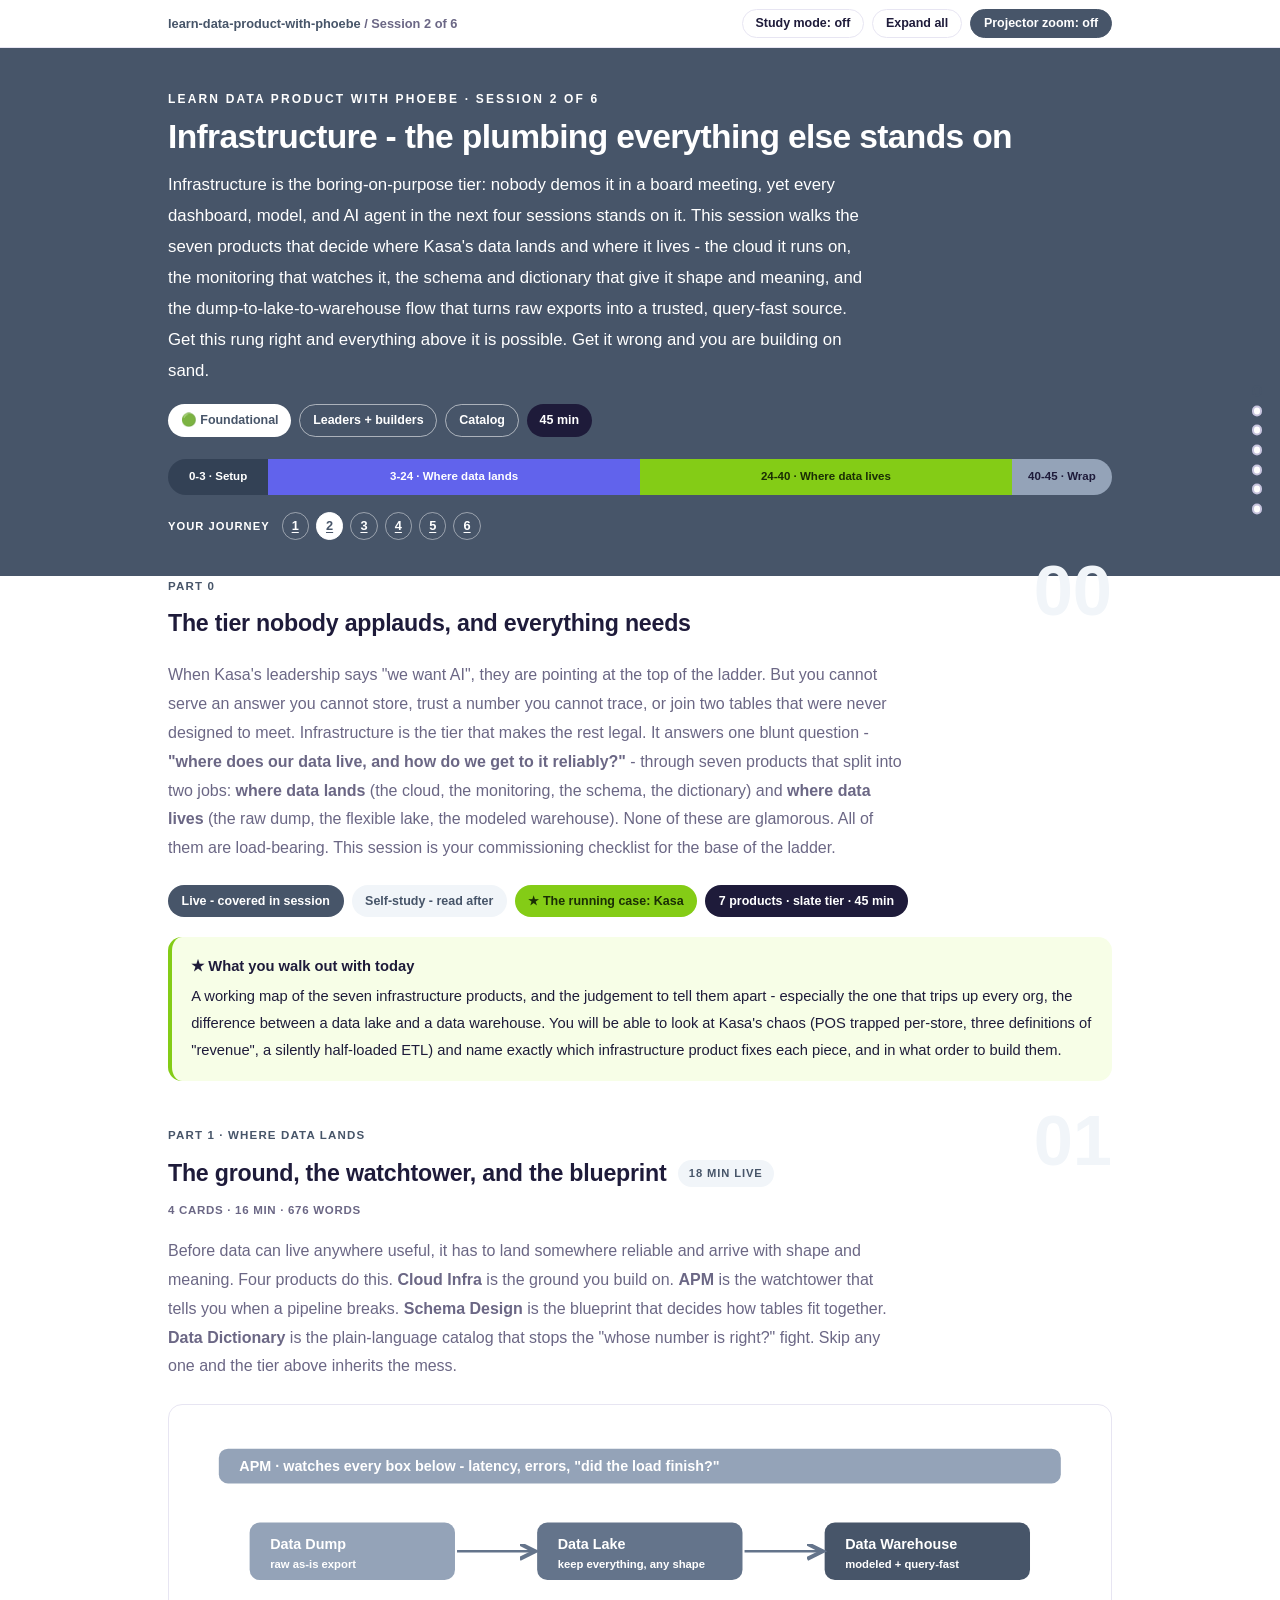
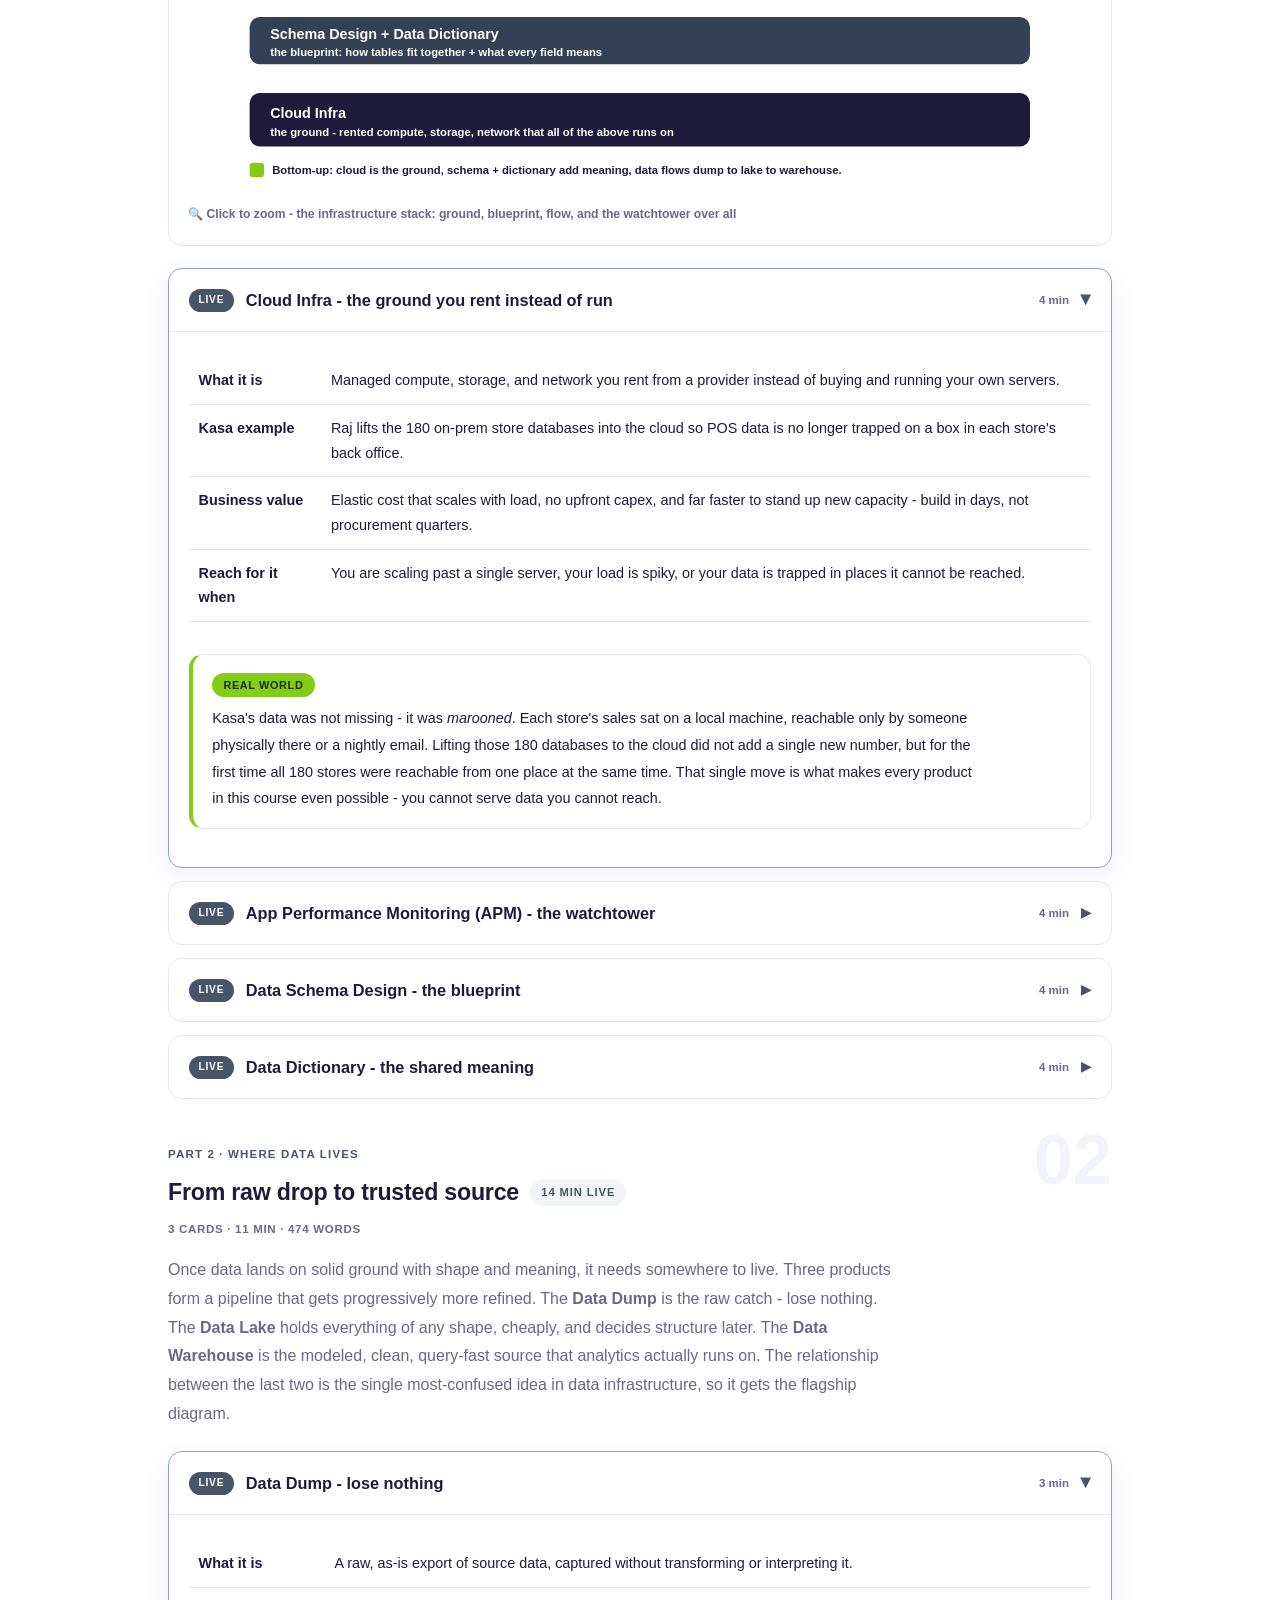
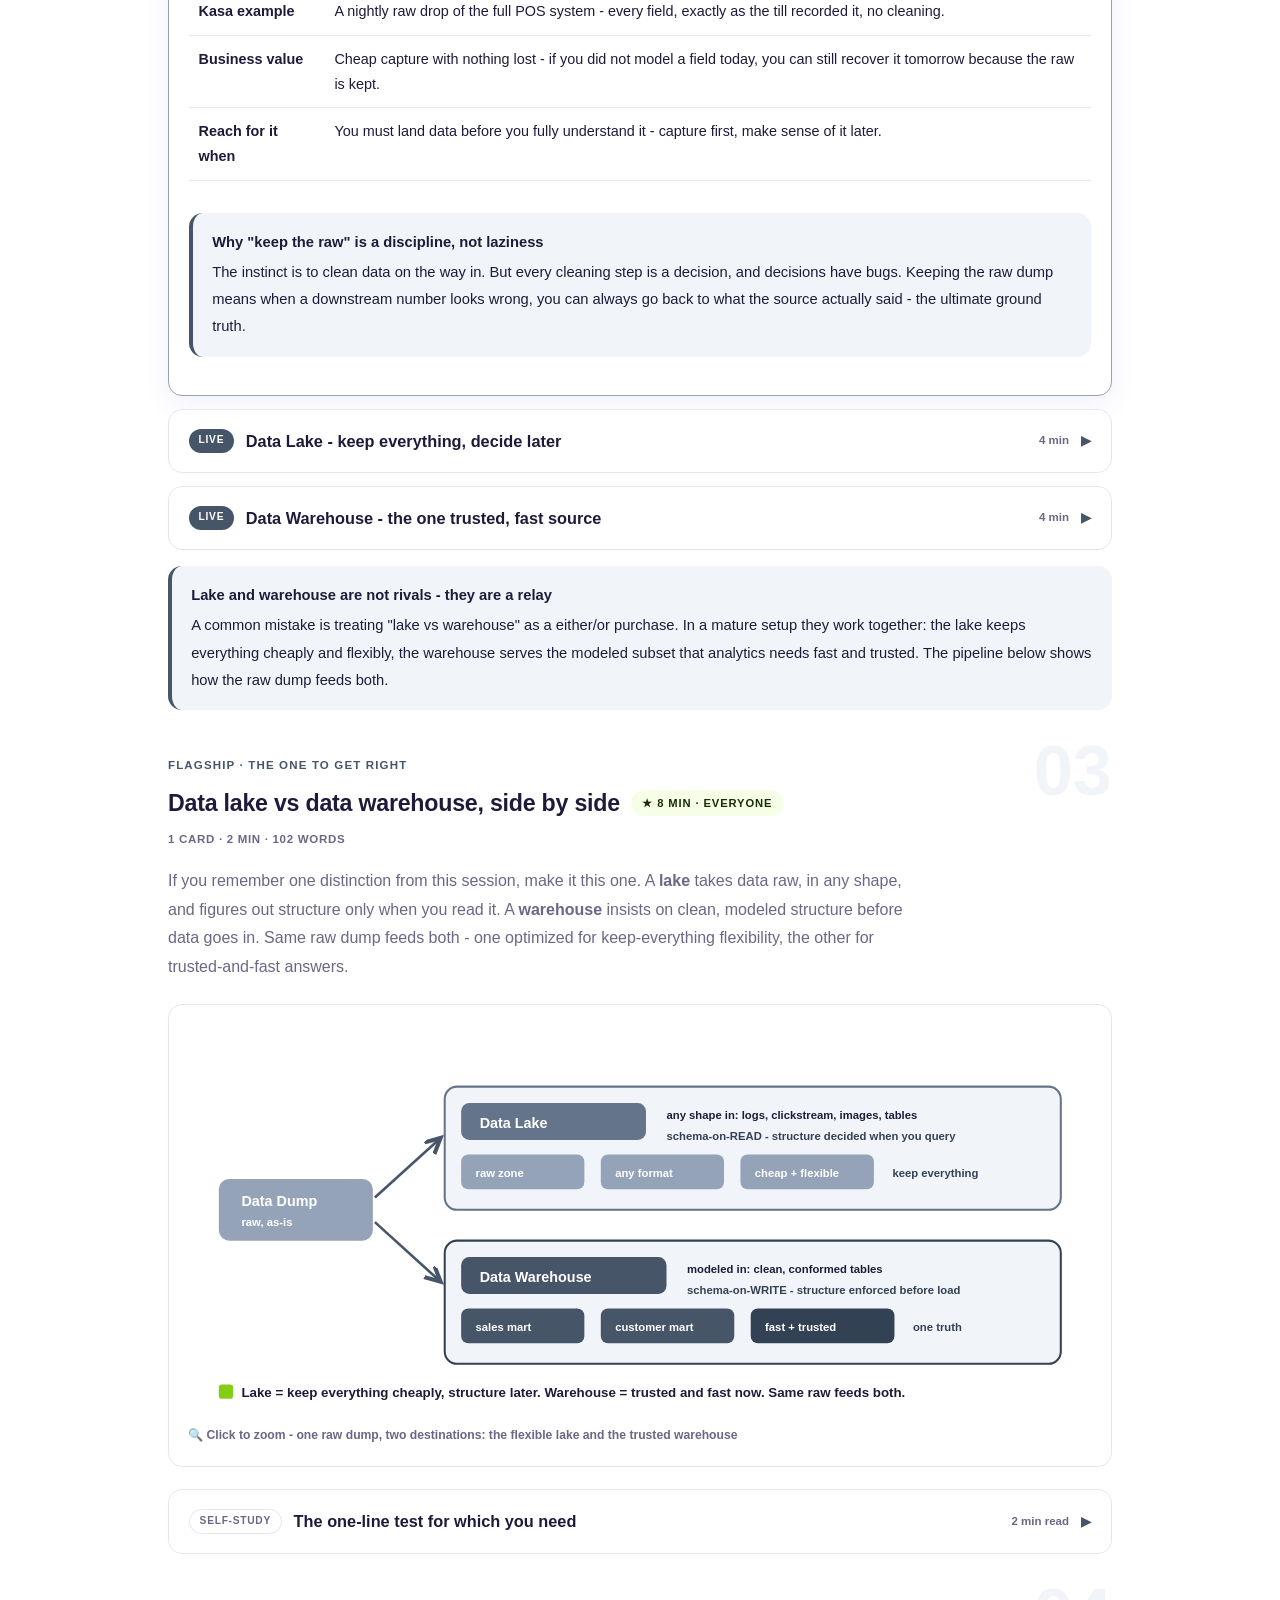
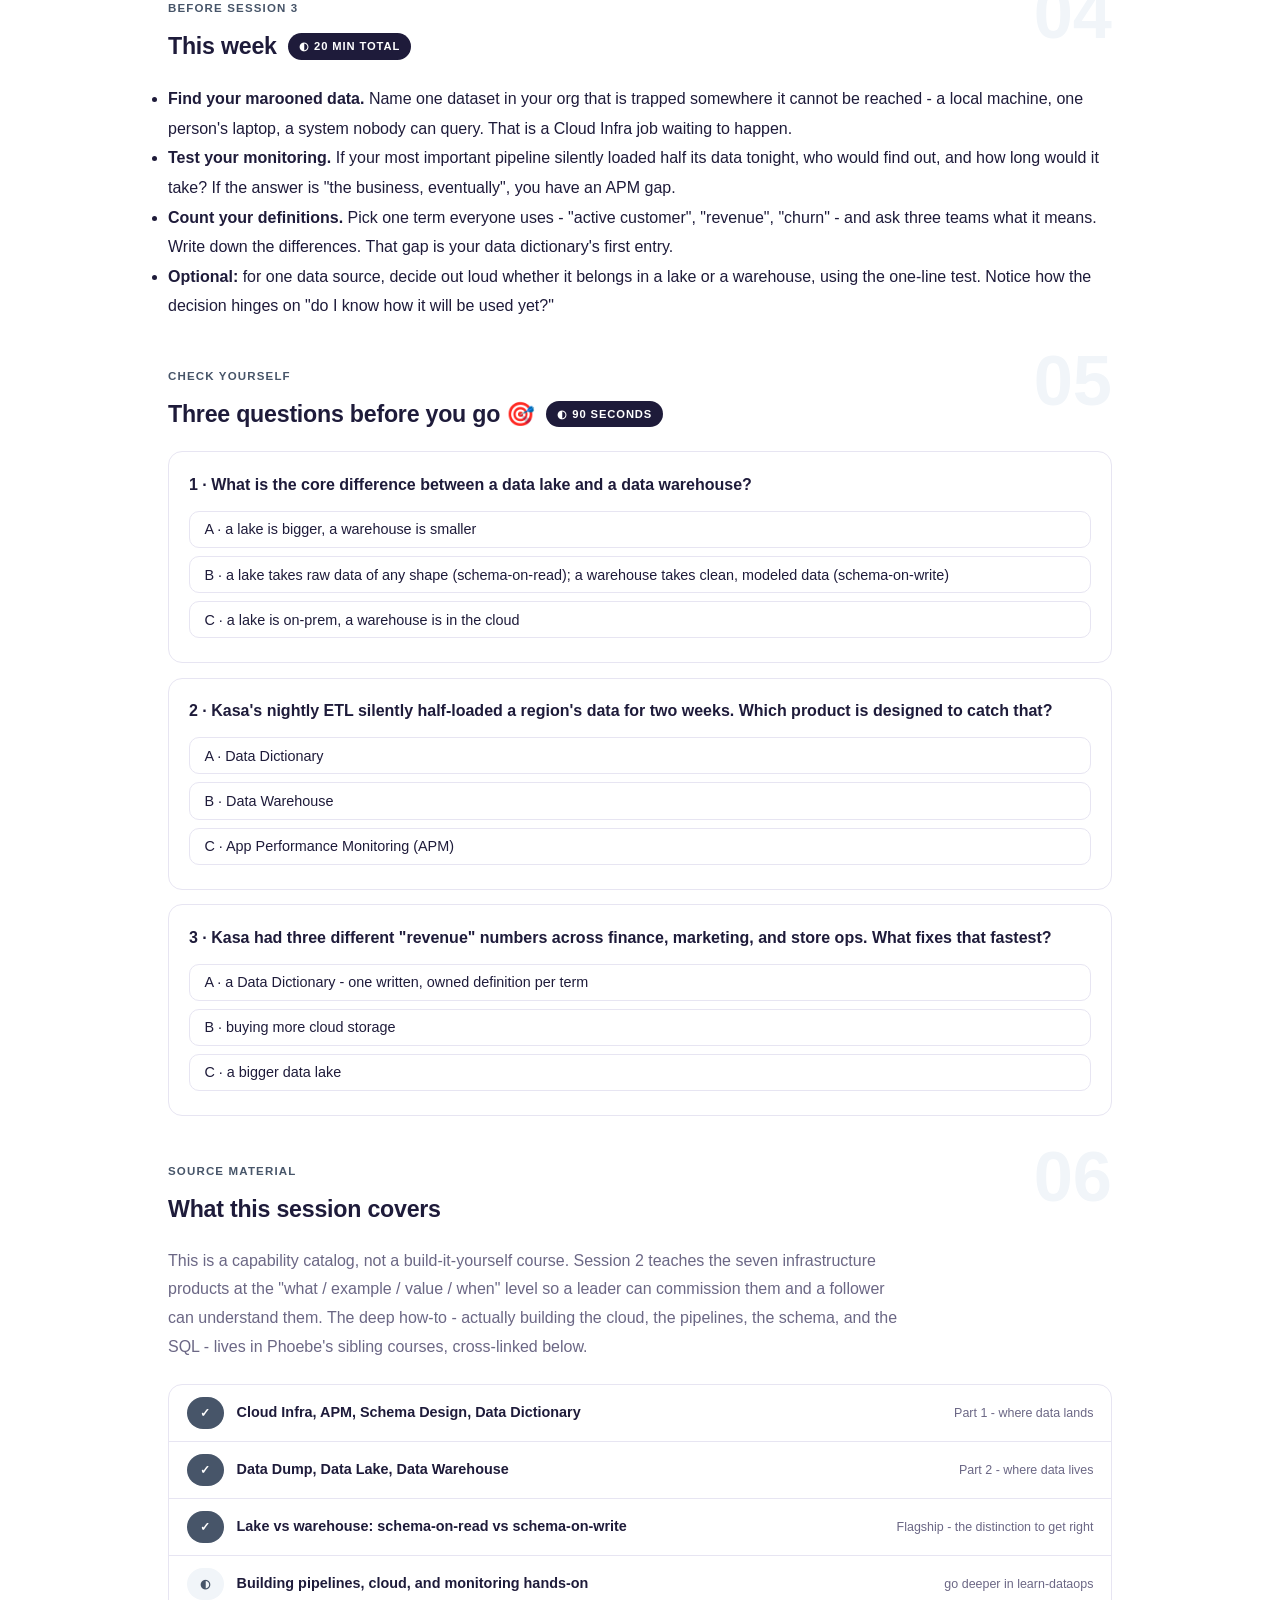
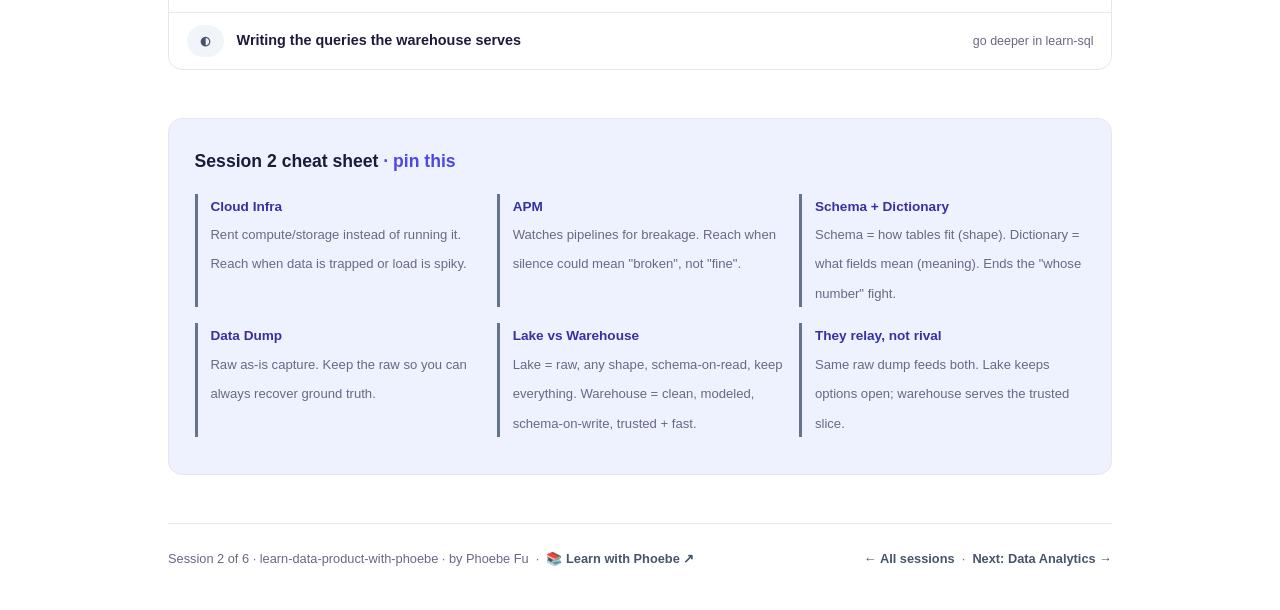
<file: courses/02-infrastructure.html>
<!DOCTYPE html>
<html lang="en">
<head>
<meta charset="UTF-8">
<meta name="viewport" content="width=device-width, initial-scale=1.0">
<!-- social:start -->
<meta name="description" content="When Kasa&#x27;s leadership says &quot;we want AI&quot;, they are pointing at the top of the ladder. But you cannot serve an answer you cannot store, trust a number you cannot trace, or join two tables...">
<meta property="og:type" content="article">
<meta property="og:site_name" content="Learn with Phoebe">
<meta property="og:title" content="Infrastructure - the plumbing everything else stands on - learn data product with phoebe">
<meta property="og:description" content="When Kasa&#x27;s leadership says &quot;we want AI&quot;, they are pointing at the top of the ladder. But you cannot serve an answer you cannot store, trust a number you cannot trace, or join two tables...">
<meta property="og:url" content="https://phoebefu6.github.io/learn-data-product-with-phoebe/courses/02-infrastructure.html">
<meta property="og:image" content="https://phoebefu6.github.io/learn-data-product-with-phoebe/assets/og-cover.png">
<meta property="og:image:width" content="1200">
<meta property="og:image:height" content="630">
<meta name="twitter:card" content="summary_large_image">
<meta name="twitter:title" content="Infrastructure - the plumbing everything else stands on - learn data product with phoebe">
<meta name="twitter:description" content="When Kasa&#x27;s leadership says &quot;we want AI&quot;, they are pointing at the top of the ladder. But you cannot serve an answer you cannot store, trust a number you cannot trace, or join two tables...">
<meta name="twitter:image" content="https://phoebefu6.github.io/learn-data-product-with-phoebe/assets/og-cover.png">
<!-- social:end -->
<title>Session 2 · Infrastructure - learn data product with phoebe</title>
<link rel="stylesheet" href="../assets/style.css?v=27">
<style>
  :root{ --indigo:#475569; --indigo-deep:#334155; --indigo-mid:#64748B; --indigo-soft:#94A3B8; --indigo-50:#F1F5F9; }
</style>
</head>
<body>

<div class="toolbar">
  <div class="wrap">
    <span class="crumb"><a href="../index.html">learn-data-product-with-phoebe</a> / Session 2 of 6</span>
    <button class="btn" id="toggle-all" type="button">Expand all</button>
    <button class="btn primary" id="zoom-toggle" type="button">Projector zoom: off</button>
  </div>
</div>

<header class="masthead">
  <div class="wrap">
    <div class="eyebrow">Learn Data Product with Phoebe · Session 2 of 6</div>
    <h1>Infrastructure <span class="accent">- the plumbing everything else stands on</span></h1>
    <p class="sub">Infrastructure is the boring-on-purpose tier: nobody demos it in a board meeting, yet every dashboard, model, and AI agent in the next four sessions stands on it. This session walks the seven products that decide where Kasa's data lands and where it lives - the cloud it runs on, the monitoring that watches it, the schema and dictionary that give it shape and meaning, and the dump-to-lake-to-warehouse flow that turns raw exports into a trusted, query-fast source. Get this rung right and everything above it is possible. Get it wrong and you are building on sand.</p>
    <div class="chip-row">
      <span class="chip level">🟢 Foundational</span>
      <span class="chip audience">Leaders + builders</span>
      <span class="chip audience">Catalog</span>
      <span class="chip time">45 min</span>
    </div>
    <div class="agenda">
      <span class="a1" style="flex:1">0-3 · Setup</span>
      <span class="a2" style="flex:4">3-24 · Where data lands</span>
      <span class="a3" style="flex:4">24-40 · Where data lives</span>
      <span class="a4" style="flex:1">40-45 · Wrap</span>
    </div>
  </div>
</header>

<main class="wrap">

  <!-- ============ INTRO ============ -->
  <section class="section" id="intro">
    <div class="section-kicker">
      <span class="klabel">Part 0</span>
      <h2>The tier nobody applauds, and everything needs</h2>
    </div>
    <p class="lede">When Kasa's leadership says "we want AI", they are pointing at the top of the ladder. But you cannot serve an answer you cannot store, trust a number you cannot trace, or join two tables that were never designed to meet. Infrastructure is the tier that makes the rest legal. It answers one blunt question - <strong>"where does our data live, and how do we get to it reliably?"</strong> - through seven products that split into two jobs: <strong>where data lands</strong> (the cloud, the monitoring, the schema, the dictionary) and <strong>where data lives</strong> (the raw dump, the flexible lake, the modeled warehouse). None of these are glamorous. All of them are load-bearing. This session is your commissioning checklist for the base of the ladder.</p>
    <div class="legend">
      <span class="pill solid">Live - covered in session</span>
      <span class="pill light">Self-study - read after</span>
      <span class="pill amber">★ The running case: Kasa</span>
      <span class="pill inkpill">7 products · slate tier · 45 min</span>
    </div>
    <div class="callout win">
      <strong>★ What you walk out with today</strong>
      A working map of the seven infrastructure products, and the judgement to tell them apart - especially the one that trips up every org, the difference between a data lake and a data warehouse. You will be able to look at Kasa's chaos (POS trapped per-store, three definitions of "revenue", a silently half-loaded ETL) and name exactly which infrastructure product fixes each piece, and in what order to build them.
    </div>
  </section>

  <!-- ============ PART 1: WHERE DATA LANDS ============ -->
  <section class="section" id="lands">
    <div class="section-kicker">
      <span class="klabel">Part 1 · where data lands</span>
      <h2>The ground, the watchtower, and the blueprint <span class="tag concept">18 min live</span></h2>
    </div>
    <p class="lede">Before data can live anywhere useful, it has to land somewhere reliable and arrive with shape and meaning. Four products do this. <strong>Cloud Infra</strong> is the ground you build on. <strong>APM</strong> is the watchtower that tells you when a pipeline breaks. <strong>Schema Design</strong> is the blueprint that decides how tables fit together. <strong>Data Dictionary</strong> is the plain-language catalog that stops the "whose number is right?" fight. Skip any one and the tier above inherits the mess.</p>

    <figure class="zoomable">
      <svg viewBox="0 0 880 360" xmlns="http://www.w3.org/2000/svg" role="img" aria-label="The infrastructure stack: cloud infra as the ground, schema and dictionary as the blueprint, dump to lake to warehouse as the flow, APM watching over all">
        <style>
          .clA-T { font: 800 14px Inter, sans-serif; fill: #FFFFFF; }
          .clA-S { font: 600 11px Inter, sans-serif; fill: #FFFFFF; }
          .clA-H { font: 700 12px Inter, sans-serif; fill: #1E1B3A; }
          .clA-N { font: 600 11px Inter, sans-serif; fill: #6B6785; }
          .clA-G { font: 700 11px Inter, sans-serif; fill: #1A2E05; }
          .clA-a { stroke: #64748B; stroke-width: 2.5; fill: none; marker-end: url(#clAh); }
        </style>
        <defs>
          <marker id="clAh" markerWidth="9" markerHeight="9" refX="6" refY="3" orient="auto"><path d="M0,0 L6,3 L0,6" fill="none" stroke="#64748B" stroke-width="1.6"/></marker>
        </defs>
        <!-- APM watchtower -->
        <rect x="30" y="24" width="820" height="34" rx="9" fill="#94A3B8"/>
        <text class="clA-T" x="50" y="46">APM · watches every box below - latency, errors, "did the load finish?"</text>
        <!-- the flow: dump -> lake -> warehouse -->
        <rect x="60" y="96" width="200" height="56" rx="10" fill="#94A3B8"/><text class="clA-T" x="80" y="122">Data Dump</text><text class="clA-S" x="80" y="140">raw as-is export</text>
        <rect x="340" y="96" width="200" height="56" rx="10" fill="#64748B"/><text class="clA-T" x="360" y="122">Data Lake</text><text class="clA-S" x="360" y="140">keep everything, any shape</text>
        <rect x="620" y="96" width="200" height="56" rx="10" fill="#475569"/><text class="clA-T" x="640" y="122">Data Warehouse</text><text class="clA-S" x="640" y="140">modeled + query-fast</text>
        <path class="clA-a" d="M262,124 L338,124"/>
        <path class="clA-a" d="M542,124 L618,124"/>
        <!-- blueprint layer -->
        <rect x="60" y="188" width="760" height="46" rx="10" fill="#334155"/>
        <text class="clA-T" x="80" y="209">Schema Design + Data Dictionary</text>
        <text class="clA-S" x="80" y="226">the blueprint: how tables fit together + what every field means</text>
        <!-- ground -->
        <rect x="60" y="262" width="760" height="52" rx="10" fill="#1E1B3A"/>
        <text class="clA-T" x="80" y="286">Cloud Infra</text>
        <text class="clA-S" x="80" y="304">the ground - rented compute, storage, network that all of the above runs on</text>
        <!-- note square -->
        <rect x="60" y="330" width="14" height="14" rx="3" fill="#84CC16"/>
        <text class="clA-N" x="82" y="341" style="fill:#1E1B3A">Bottom-up: cloud is the ground, schema + dictionary add meaning, data flows dump to lake to warehouse.</text>
      </svg>
      <figcaption>🔍 Click to zoom - the infrastructure stack: ground, blueprint, flow, and the watchtower over all</figcaption>
    </figure>

    <details class="card" open>
      <summary><span class="mode live">Live</span>Cloud Infra - the ground you rent instead of run<span class="mini">4 min</span><span class="caret">▶</span></summary>
      <div class="body">
        <table class="clean">
          <tbody>
            <tr><td><b>What it is</b></td><td>Managed compute, storage, and network you rent from a provider instead of buying and running your own servers.</td></tr>
            <tr><td><b>Kasa example</b></td><td>Raj lifts the 180 on-prem store databases into the cloud so POS data is no longer trapped on a box in each store's back office.</td></tr>
            <tr><td><b>Business value</b></td><td>Elastic cost that scales with load, no upfront capex, and far faster to stand up new capacity - build in days, not procurement quarters.</td></tr>
            <tr><td><b>Reach for it when</b></td><td>You are scaling past a single server, your load is spiky, or your data is trapped in places it cannot be reached.</td></tr>
          </tbody>
        </table>
        <div class="callout example">
          <span class="ex-pill">Real world</span>
          <p>Kasa's data was not missing - it was <em>marooned</em>. Each store's sales sat on a local machine, reachable only by someone physically there or a nightly email. Lifting those 180 databases to the cloud did not add a single new number, but for the first time all 180 stores were reachable from one place at the same time. That single move is what makes every product in this course even possible - you cannot serve data you cannot reach.</p>
        </div>
      </div>
    </details>

    <details class="card">
      <summary><span class="mode live">Live</span>App Performance Monitoring (APM) - the watchtower<span class="mini">4 min</span><span class="caret">▶</span></summary>
      <div class="body">
        <table class="clean">
          <tbody>
            <tr><td><b>What it is</b></td><td>Tooling that watches the latency, errors, and traces of running apps and data pipelines, and alerts you when something breaks or slows.</td></tr>
            <tr><td><b>Kasa example</b></td><td>The nightly ETL silently half-loads one region's POS data. APM catches the row-count drop and pages Raj before Monday's numbers go out wrong.</td></tr>
            <tr><td><b>Business value</b></td><td>You find breakage before the business does - no more "the dashboard was wrong for a week and nobody noticed".</td></tr>
            <tr><td><b>Reach for it when</b></td><td>Any pipeline or app feeds a decision - the moment silence could mean "broken" rather than "fine".</td></tr>
          </tbody>
        </table>
        <div class="callout example">
          <span class="ex-pill">Real world</span>
          <p>The scariest data failures are the quiet ones. Kasa's nightly load once completed "successfully" while dropping half of Malaysia's transactions - the job did not error, it just loaded less. For two weeks the MY revenue number looked merely soft, and three teams argued about consumer sentiment. APM would have flagged the row-count anomaly on night one. The lesson: a pipeline that does not error is not the same as a pipeline that worked.</p>
        </div>
      </div>
    </details>

    <details class="card">
      <summary><span class="mode live">Live</span>Data Schema Design - the blueprint<span class="mini">4 min</span><span class="caret">▶</span></summary>
      <div class="body">
        <table class="clean">
          <tbody>
            <tr><td><b>What it is</b></td><td>The deliberate shape of your tables, keys, and data types - decided <em>before</em> data lands, not patched afterward.</td></tr>
            <tr><td><b>Kasa example</b></td><td>Raj models orders, customers, and payments once, cleanly, so a customer ID means the same thing in the app, the POS, and Kasa Pay.</td></tr>
            <tr><td><b>Business value</b></td><td>Joins that actually work, no expensive rework, and new data sources that slot in instead of fighting the existing shape.</td></tr>
            <tr><td><b>Reach for it when</b></td><td>You are standing up any new store, system, or data source - design the shape before the first row arrives.</td></tr>
          </tbody>
        </table>
        <div class="callout example">
          <span class="ex-pill">Real world</span>
          <p>Kasa's original systems each grew their own idea of a "customer" - the app used an email, the POS used a phone number, Kasa Pay used a wallet ID. Nothing joined. Every cross-channel question needed a data scientist to hand-stitch identities for a week. Designing one clean schema up front - shared keys, agreed types - is unglamorous work that pays back on every single join for years. Schema is the cheapest thing to get right early and the most expensive to fix late.</p>
        </div>
      </div>
    </details>

    <details class="card">
      <summary><span class="mode live">Live</span>Data Dictionary - the shared meaning<span class="mini">4 min</span><span class="caret">▶</span></summary>
      <div class="body">
        <table class="clean">
          <tbody>
            <tr><td><b>What it is</b></td><td>A plain-language catalog of every field: what it means, how it is calculated, and who owns it.</td></tr>
            <tr><td><b>Kasa example</b></td><td>One agreed definition of "active customer" - is it 30-day, 90-day, purchase or login? - written down, owned, and linked to the actual column.</td></tr>
            <tr><td><b>Business value</b></td><td>Kills the "whose number is right?" fight. Meetings stop being about definitions and start being about decisions.</td></tr>
            <tr><td><b>Reach for it when</b></td><td>More than one team reads the same data - the instant a term can mean two different things to two people.</td></tr>
          </tbody>
        </table>
        <div class="callout example">
          <span class="ex-pill">Real world</span>
          <p>Kasa's three "revenue" numbers were not a data problem - they were a <em>meaning</em> problem. Finance netted returns, marketing counted gross, store ops used shipped value. All three were "correct" and all three were different. A data dictionary does not compute anything new; it just writes the definition down once, names an owner, and ends the argument. It is the cheapest governance product on the ladder and often the highest trust-per-dollar.</p>
        </div>
      </div>
    </details>
  </section>

  <!-- ============ PART 2: WHERE DATA LIVES ============ -->
  <section class="section" id="lives">
    <div class="section-kicker">
      <span class="klabel">Part 2 · where data lives</span>
      <h2>From raw drop to trusted source <span class="tag concept">14 min live</span></h2>
    </div>
    <p class="lede">Once data lands on solid ground with shape and meaning, it needs somewhere to live. Three products form a pipeline that gets progressively more refined. The <strong>Data Dump</strong> is the raw catch - lose nothing. The <strong>Data Lake</strong> holds everything of any shape, cheaply, and decides structure later. The <strong>Data Warehouse</strong> is the modeled, clean, query-fast source that analytics actually runs on. The relationship between the last two is the single most-confused idea in data infrastructure, so it gets the flagship diagram.</p>

    <details class="card" open>
      <summary><span class="mode live">Live</span>Data Dump - lose nothing<span class="mini">3 min</span><span class="caret">▶</span></summary>
      <div class="body">
        <table class="clean">
          <tbody>
            <tr><td><b>What it is</b></td><td>A raw, as-is export of source data, captured without transforming or interpreting it.</td></tr>
            <tr><td><b>Kasa example</b></td><td>A nightly raw drop of the full POS system - every field, exactly as the till recorded it, no cleaning.</td></tr>
            <tr><td><b>Business value</b></td><td>Cheap capture with nothing lost - if you did not model a field today, you can still recover it tomorrow because the raw is kept.</td></tr>
            <tr><td><b>Reach for it when</b></td><td>You must land data before you fully understand it - capture first, make sense of it later.</td></tr>
          </tbody>
        </table>
        <div class="callout tip">
          <strong>Why "keep the raw" is a discipline, not laziness</strong>
          The instinct is to clean data on the way in. But every cleaning step is a decision, and decisions have bugs. Keeping the raw dump means when a downstream number looks wrong, you can always go back to what the source actually said - the ultimate ground truth.
        </div>
      </div>
    </details>

    <details class="card">
      <summary><span class="mode live">Live</span>Data Lake - keep everything, decide later<span class="mini">4 min</span><span class="caret">▶</span></summary>
      <div class="body">
        <table class="clean">
          <tbody>
            <tr><td><b>What it is</b></td><td>A cheap store for raw and semi-structured data of any shape - logs, clickstream, images, tables - all in one place.</td></tr>
            <tr><td><b>Kasa example</b></td><td>App logs, web clickstream, POS exports, and Kasa Pay wallet events all land in one lake, each in its own zone.</td></tr>
            <tr><td><b>Business value</b></td><td>Keep everything and decide the schema at read time (schema-on-read) - you never throw away data just because you have no use for it yet.</td></tr>
            <tr><td><b>Reach for it when</b></td><td>The variety and volume of your data outgrows what a warehouse alone can hold cleanly.</td></tr>
          </tbody>
        </table>
        <div class="callout example">
          <span class="ex-pill">Real world</span>
          <p>Kasa's data scientists could not build a fraud model in Session 4 without wallet event logs - but nobody had "designed a table" for those logs two years earlier. Because the lake had been quietly catching them raw the whole time, the history was there when it was finally needed. That is the lake's superpower: it lets you keep options open cheaply. The cost is discipline - a lake without governance quietly becomes a swamp nobody trusts.</p>
        </div>
      </div>
    </details>

    <details class="card">
      <summary><span class="mode live">Live</span>Data Warehouse - the one trusted, fast source<span class="mini">4 min</span><span class="caret">▶</span></summary>
      <div class="body">
        <table class="clean">
          <tbody>
            <tr><td><b>What it is</b></td><td>A modeled, query-fast store of clean, conformed data built specifically for analytics and reporting.</td></tr>
            <tr><td><b>Kasa example</b></td><td>The conformed sales and customer marts that Sofia's BI dashboards and the CFO scorecard all run on - one shape, one truth.</td></tr>
            <tr><td><b>Business value</b></td><td>One trusted, fast source for reporting - fast because it is modeled ahead of time (schema-on-write), trusted because it is conformed.</td></tr>
            <tr><td><b>Reach for it when</b></td><td>You need reliable, repeatable analytics that many people rely on - the moment reporting has to be dependable.</td></tr>
          </tbody>
        </table>
        <div class="callout example">
          <span class="ex-pill">Real world</span>
          <p>The warehouse is where Kasa's "one revenue number" finally becomes real. Raw POS lands in the dump, everything of any shape pools in the lake, and then the warehouse takes the pieces that matter and models them into clean, conformed sales marts - defined once, matching the data dictionary, fast to query. When the CFO asks "how did we do last week?", the warehouse is what answers in seconds with a number every team agrees on. Everything in Session 3 stands on it.</p>
        </div>
      </div>
    </details>

    <div class="callout tip">
      <strong>Lake and warehouse are not rivals - they are a relay</strong>
      A common mistake is treating "lake vs warehouse" as a either/or purchase. In a mature setup they work together: the lake keeps everything cheaply and flexibly, the warehouse serves the modeled subset that analytics needs fast and trusted. The pipeline below shows how the raw dump feeds both.
    </div>
  </section>

  <!-- ============ COMPARE / FLAGSHIP ============ -->
  <section class="section" id="compare">
    <div class="section-kicker">
      <span class="klabel">Flagship · the one to get right</span>
      <h2>Data lake vs data warehouse, side by side <span class="tag demo">★ 8 min · everyone</span></h2>
    </div>
    <p class="lede">If you remember one distinction from this session, make it this one. A <strong>lake</strong> takes data raw, in any shape, and figures out structure only when you read it. A <strong>warehouse</strong> insists on clean, modeled structure before data goes in. Same raw dump feeds both - one optimized for keep-everything flexibility, the other for trusted-and-fast answers.</p>

    <figure class="zoomable">
      <svg viewBox="0 0 880 380" xmlns="http://www.w3.org/2000/svg" role="img" aria-label="A raw dump feeds both a data lake and a data warehouse: the lake stores any-shape raw data with schema on read, the warehouse stores modeled clean data with schema on write">
        <style>
          .whB-T { font: 800 14px Inter, sans-serif; fill: #FFFFFF; }
          .whB-S { font: 600 11px Inter, sans-serif; fill: #FFFFFF; }
          .whB-H { font: 700 13px Inter, sans-serif; fill: #1E1B3A; }
          .whB-C { font: 600 11px Inter, sans-serif; fill: #1E1B3A; }
          .whB-N { font: 600 11px Inter, sans-serif; fill: #6B6785; }
          .whB-a { stroke: #475569; stroke-width: 2.5; fill: none; marker-end: url(#whBh); }
        </style>
        <defs>
          <marker id="whBh" markerWidth="9" markerHeight="9" refX="6" refY="3" orient="auto"><path d="M0,0 L6,3 L0,6" fill="none" stroke="#475569" stroke-width="1.6"/></marker>
        </defs>
        <!-- source dump -->
        <rect x="30" y="150" width="150" height="60" rx="10" fill="#94A3B8"/>
        <text class="whB-T" x="52" y="176">Data Dump</text><text class="whB-S" x="52" y="196">raw, as-is</text>
        <path class="whB-a" d="M182,168 L246,110"/>
        <path class="whB-a" d="M182,192 L246,250"/>
        <!-- LAKE -->
        <rect x="250" y="60" width="600" height="120" rx="12" fill="#F1F5F9" stroke="#64748B" stroke-width="2"/>
        <rect x="266" y="76" width="180" height="36" rx="8" fill="#64748B"/><text class="whB-T" x="284" y="100">Data Lake</text>
        <text class="whB-C" x="466" y="92">any shape in: logs, clickstream, images, tables</text>
        <text class="whB-C" x="466" y="112" style="fill:#334155">schema-on-READ - structure decided when you query</text>
        <rect x="266" y="126" width="120" height="34" rx="7" fill="#94A3B8"/><text class="whB-S" x="280" y="148">raw zone</text>
        <rect x="402" y="126" width="120" height="34" rx="7" fill="#94A3B8"/><text class="whB-S" x="416" y="148">any format</text>
        <rect x="538" y="126" width="130" height="34" rx="7" fill="#94A3B8"/><text class="whB-S" x="552" y="148">cheap + flexible</text>
        <text class="whB-N" x="686" y="148" style="fill:#334155">keep everything</text>
        <!-- WAREHOUSE -->
        <rect x="250" y="210" width="600" height="120" rx="12" fill="#F1F5F9" stroke="#334155" stroke-width="2"/>
        <rect x="266" y="226" width="200" height="36" rx="8" fill="#475569"/><text class="whB-T" x="284" y="250">Data Warehouse</text>
        <text class="whB-C" x="486" y="242">modeled in: clean, conformed tables</text>
        <text class="whB-C" x="486" y="262" style="fill:#334155">schema-on-WRITE - structure enforced before load</text>
        <rect x="266" y="276" width="120" height="34" rx="7" fill="#475569"/><text class="whB-S" x="280" y="298">sales mart</text>
        <rect x="402" y="276" width="130" height="34" rx="7" fill="#475569"/><text class="whB-S" x="416" y="298">customer mart</text>
        <rect x="548" y="276" width="140" height="34" rx="7" fill="#334155"/><text class="whB-S" x="562" y="298">fast + trusted</text>
        <text class="whB-N" x="706" y="298" style="fill:#334155">one truth</text>
        <!-- note square + takeaway -->
        <rect x="30" y="350" width="14" height="14" rx="3" fill="#84CC16"/>
        <text class="whB-H" x="52" y="362">Lake = keep everything cheaply, structure later. Warehouse = trusted and fast now. Same raw feeds both.</text>
      </svg>
      <figcaption>🔍 Click to zoom - one raw dump, two destinations: the flexible lake and the trusted warehouse</figcaption>
    </figure>

    <details class="card">
      <summary><span class="mode self">Self-study</span>The one-line test for which you need<span class="mini">2 min read</span><span class="caret">▶</span></summary>
      <div class="body">
        <table class="clean">
          <thead><tr><th></th><th>Data Lake</th><th>Data Warehouse</th></tr></thead>
          <tbody>
            <tr><td><b>Data going in</b></td><td>raw, any shape</td><td>clean, modeled, conformed</td></tr>
            <tr><td><b>When you set structure</b></td><td>on read (query time)</td><td>on write (load time)</td></tr>
            <tr><td><b>Best at</b></td><td>keep everything, cheaply, flexibly</td><td>fast, trusted, repeatable reporting</td></tr>
            <tr><td><b>Main risk</b></td><td>becomes a swamp without governance</td><td>rigid - new shapes need rework</td></tr>
            <tr><td><b>Kasa use</b></td><td>all app + wallet + POS events pooled</td><td>the sales + customer marts BI runs on</td></tr>
          </tbody>
        </table>
        <div class="callout tip">
          <strong>The plain-English test</strong>
          Ask: "do I know exactly how this data will be used?" If yes, model it into the warehouse. If not yet, land it in the lake and decide later. Most mature orgs run both, with the lake feeding a curated slice into the warehouse.
        </div>
      </div>
    </details>
  </section>

  <!-- ============ HOMEWORK ============ -->
  <section class="section" id="exercise">
    <div class="section-kicker">
      <span class="klabel">Before Session 3</span>
      <h2>This week <span class="tag exercise">◐ 20 min total</span></h2>
    </div>
    <ul>
      <li><strong>Find your marooned data.</strong> Name one dataset in your org that is trapped somewhere it cannot be reached - a local machine, one person's laptop, a system nobody can query. That is a Cloud Infra job waiting to happen.</li>
      <li><strong>Test your monitoring.</strong> If your most important pipeline silently loaded half its data tonight, who would find out, and how long would it take? If the answer is "the business, eventually", you have an APM gap.</li>
      <li><strong>Count your definitions.</strong> Pick one term everyone uses - "active customer", "revenue", "churn" - and ask three teams what it means. Write down the differences. That gap is your data dictionary's first entry.</li>
      <li><strong>Optional:</strong> for one data source, decide out loud whether it belongs in a lake or a warehouse, using the one-line test. Notice how the decision hinges on "do I know how it will be used yet?"</li>
    </ul>
  </section>

  <!-- ============ QUIZ ============ -->
  <section class="section" id="quiz">
    <div class="section-kicker">
      <span class="klabel">Check yourself</span>
      <h2>Three questions before you go 🎯 <span class="tag exercise">◐ 90 seconds</span></h2>
    </div>
    <div class="quiz-q" data-answer="1">
      <p class="qtext">1 · What is the core difference between a data lake and a data warehouse?</p>
      <button class="qopt" type="button">A · a lake is bigger, a warehouse is smaller</button>
      <button class="qopt" type="button">B · a lake takes raw data of any shape (schema-on-read); a warehouse takes clean, modeled data (schema-on-write)</button>
      <button class="qopt" type="button">C · a lake is on-prem, a warehouse is in the cloud</button>
      <p class="qwhy">The distinction is about <em>when structure is applied</em>. A lake keeps everything raw and decides structure at read time; a warehouse enforces a clean, modeled shape before data loads, which is what makes it trusted and fast.</p>
    </div>
    <div class="quiz-q" data-answer="2">
      <p class="qtext">2 · Kasa's nightly ETL silently half-loaded a region's data for two weeks. Which product is designed to catch that?</p>
      <button class="qopt" type="button">A · Data Dictionary</button>
      <button class="qopt" type="button">B · Data Warehouse</button>
      <button class="qopt" type="button">C · App Performance Monitoring (APM)</button>
      <p class="qwhy">APM watches pipelines for latency, errors, and anomalies like a sudden row-count drop. A job that completes without erroring is not the same as a job that worked - APM is what tells the difference.</p>
    </div>
    <div class="quiz-q" data-answer="0">
      <p class="qtext">3 · Kasa had three different "revenue" numbers across finance, marketing, and store ops. What fixes that fastest?</p>
      <button class="qopt" type="button">A · a Data Dictionary - one written, owned definition per term</button>
      <button class="qopt" type="button">B · buying more cloud storage</button>
      <button class="qopt" type="button">C · a bigger data lake</button>
      <p class="qwhy">Three "revenue" numbers is a meaning problem, not a storage problem. All three were correct under different definitions. A data dictionary writes the definition down once, names an owner, and ends the argument - the cheapest trust-per-dollar on the ladder.</p>
    </div>
    <p class="quiz-score"></p>
  </section>

  <!-- ============ OFFICIAL SOURCES ============ -->
  <section class="section" id="official">
    <div class="section-kicker">
      <span class="klabel">Source material</span>
      <h2>What this session covers</h2>
    </div>
    <p class="lede">This is a capability catalog, not a build-it-yourself course. Session 2 teaches the seven infrastructure products at the "what / example / value / when" level so a leader can commission them and a follower can understand them. The deep how-to - actually building the cloud, the pipelines, the schema, and the SQL - lives in Phoebe's sibling courses, cross-linked below.</p>
    <div class="covered">
      <div class="covered-row"><span class="status pill solid">✓</span><span class="name">Cloud Infra, APM, Schema Design, Data Dictionary</span><span class="note">Part 1 - where data lands</span></div>
      <div class="covered-row"><span class="status pill solid">✓</span><span class="name">Data Dump, Data Lake, Data Warehouse</span><span class="note">Part 2 - where data lives</span></div>
      <div class="covered-row"><span class="status pill solid">✓</span><span class="name">Lake vs warehouse: schema-on-read vs schema-on-write</span><span class="note">Flagship - the distinction to get right</span></div>
      <div class="covered-row"><span class="status pill light">◐</span><span class="name">Building pipelines, cloud, and monitoring hands-on</span><span class="note">go deeper in learn-dataops</span></div>
      <div class="covered-row"><span class="status pill light">◐</span><span class="name">Writing the queries the warehouse serves</span><span class="note">go deeper in learn-sql</span></div>
    </div>
  </section>

  <!-- ============ CHEAT SHEET ============ -->
  <section class="cheat" id="cheatsheet">
    <h3>Session 2 cheat sheet <span>· pin this</span></h3>
    <div class="grid-2">
      <div class="cheat-item"><b>Cloud Infra</b><span>Rent compute/storage instead of running it. Reach when data is trapped or load is spiky.</span></div>
      <div class="cheat-item"><b>APM</b><span>Watches pipelines for breakage. Reach when silence could mean "broken", not "fine".</span></div>
      <div class="cheat-item"><b>Schema + Dictionary</b><span>Schema = how tables fit (shape). Dictionary = what fields mean (meaning). Ends the "whose number" fight.</span></div>
      <div class="cheat-item"><b>Data Dump</b><span>Raw as-is capture. Keep the raw so you can always recover ground truth.</span></div>
      <div class="cheat-item"><b>Lake vs Warehouse</b><span>Lake = raw, any shape, schema-on-read, keep everything. Warehouse = clean, modeled, schema-on-write, trusted + fast.</span></div>
      <div class="cheat-item"><b>They relay, not rival</b><span>Same raw dump feeds both. Lake keeps options open; warehouse serves the trusted slice.</span></div>
    </div>
  </section>

  <footer class="pagefoot">
    <span>Session 2 of 6 · learn-data-product-with-phoebe · by Phoebe Fu &nbsp;·&nbsp; 📚 <a href="https://phoebefu6.github.io/learn-with-phoebe/">Learn with Phoebe ↗</a></span>
    <span><a href="../index.html">← All sessions</a> &nbsp;·&nbsp; <a href="03-data-analytics.html">Next: Data Analytics →</a></span>
  </footer>

</main>

<script src="../assets/app.js?v=25"></script>
</body>
</html>
</file>
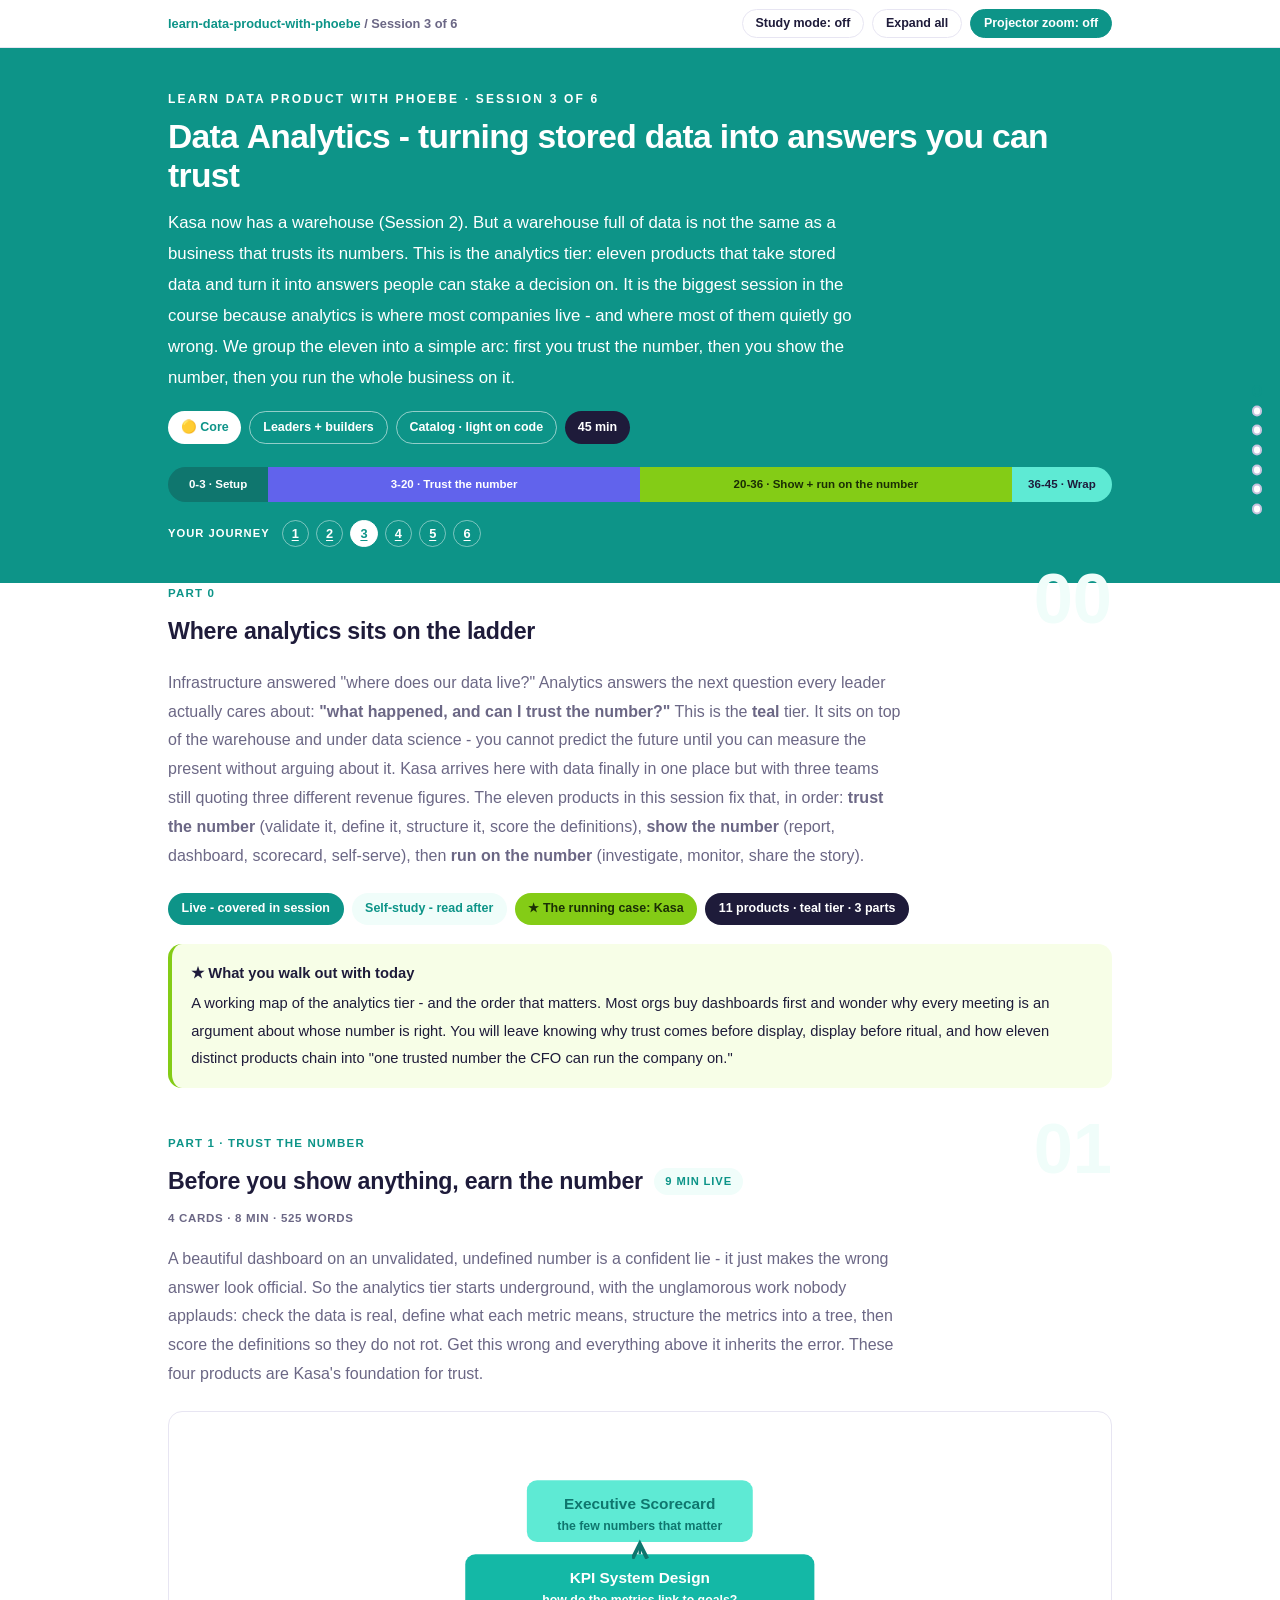
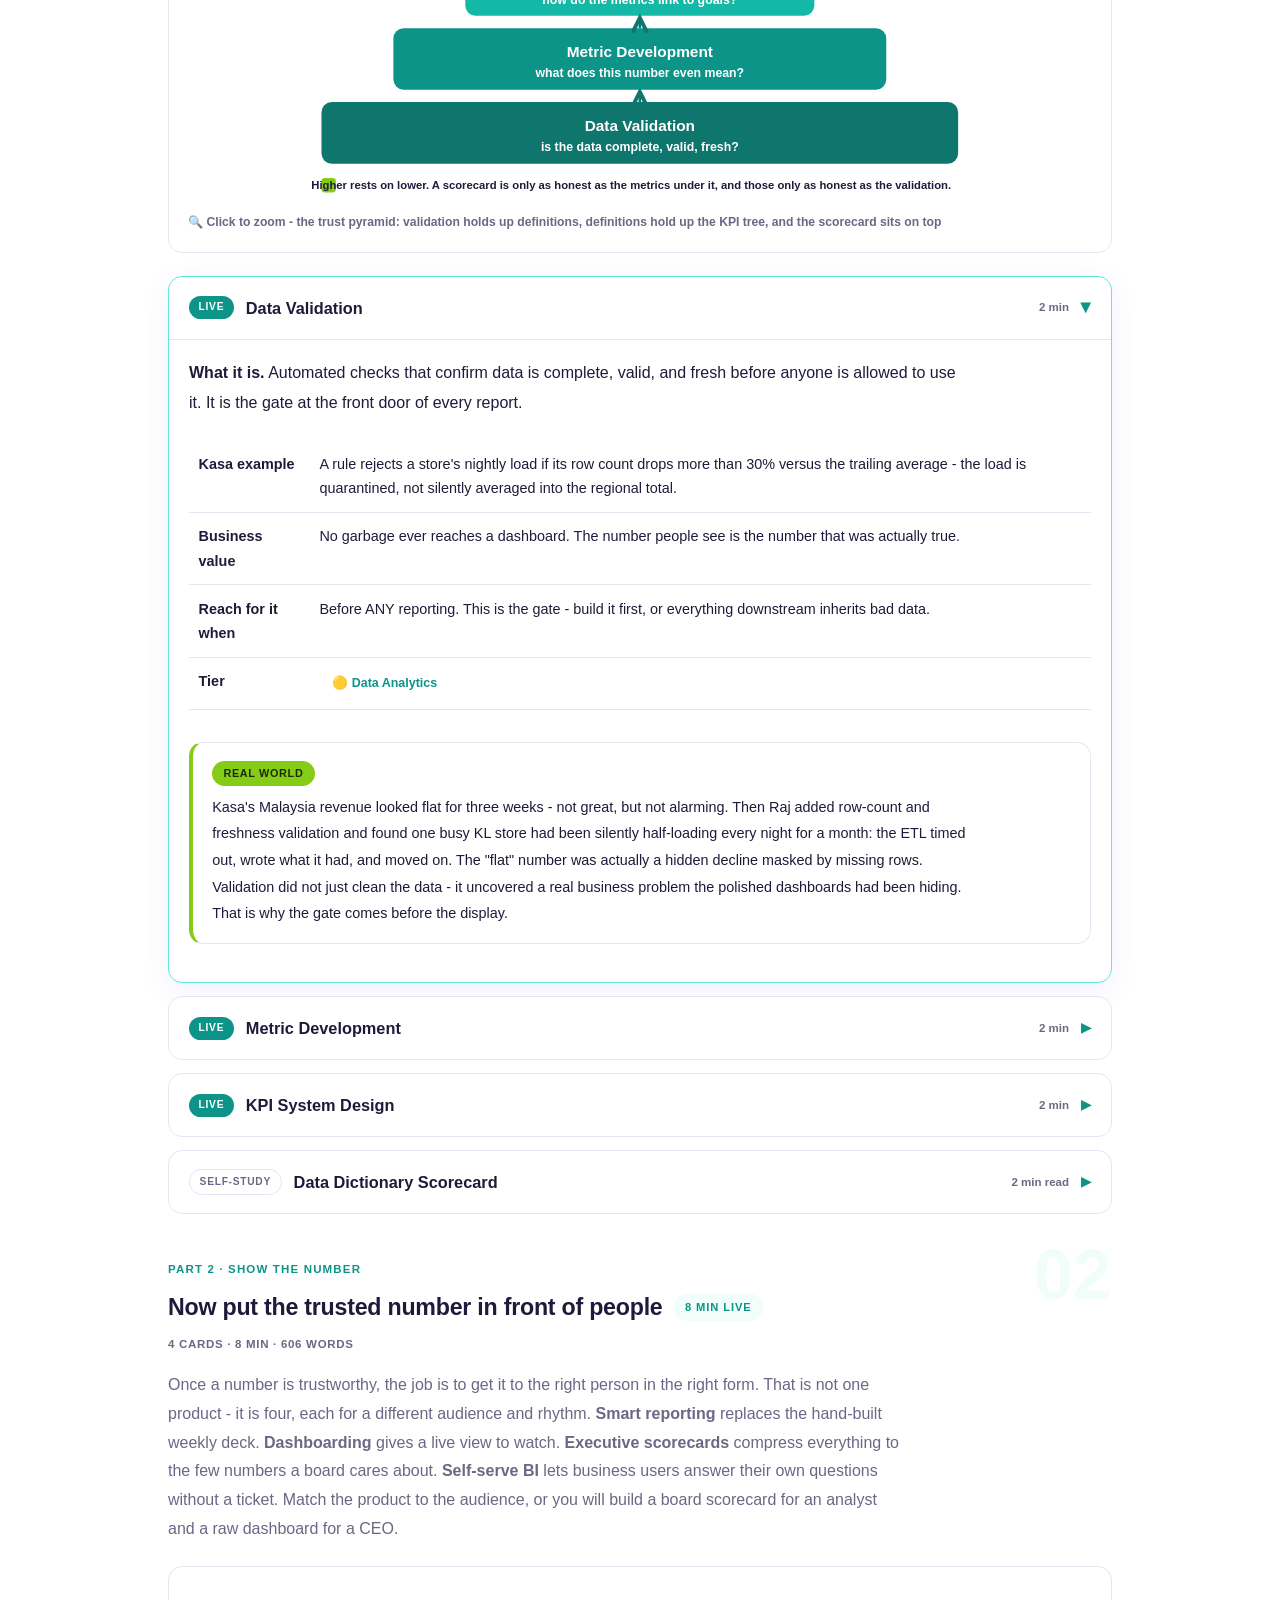
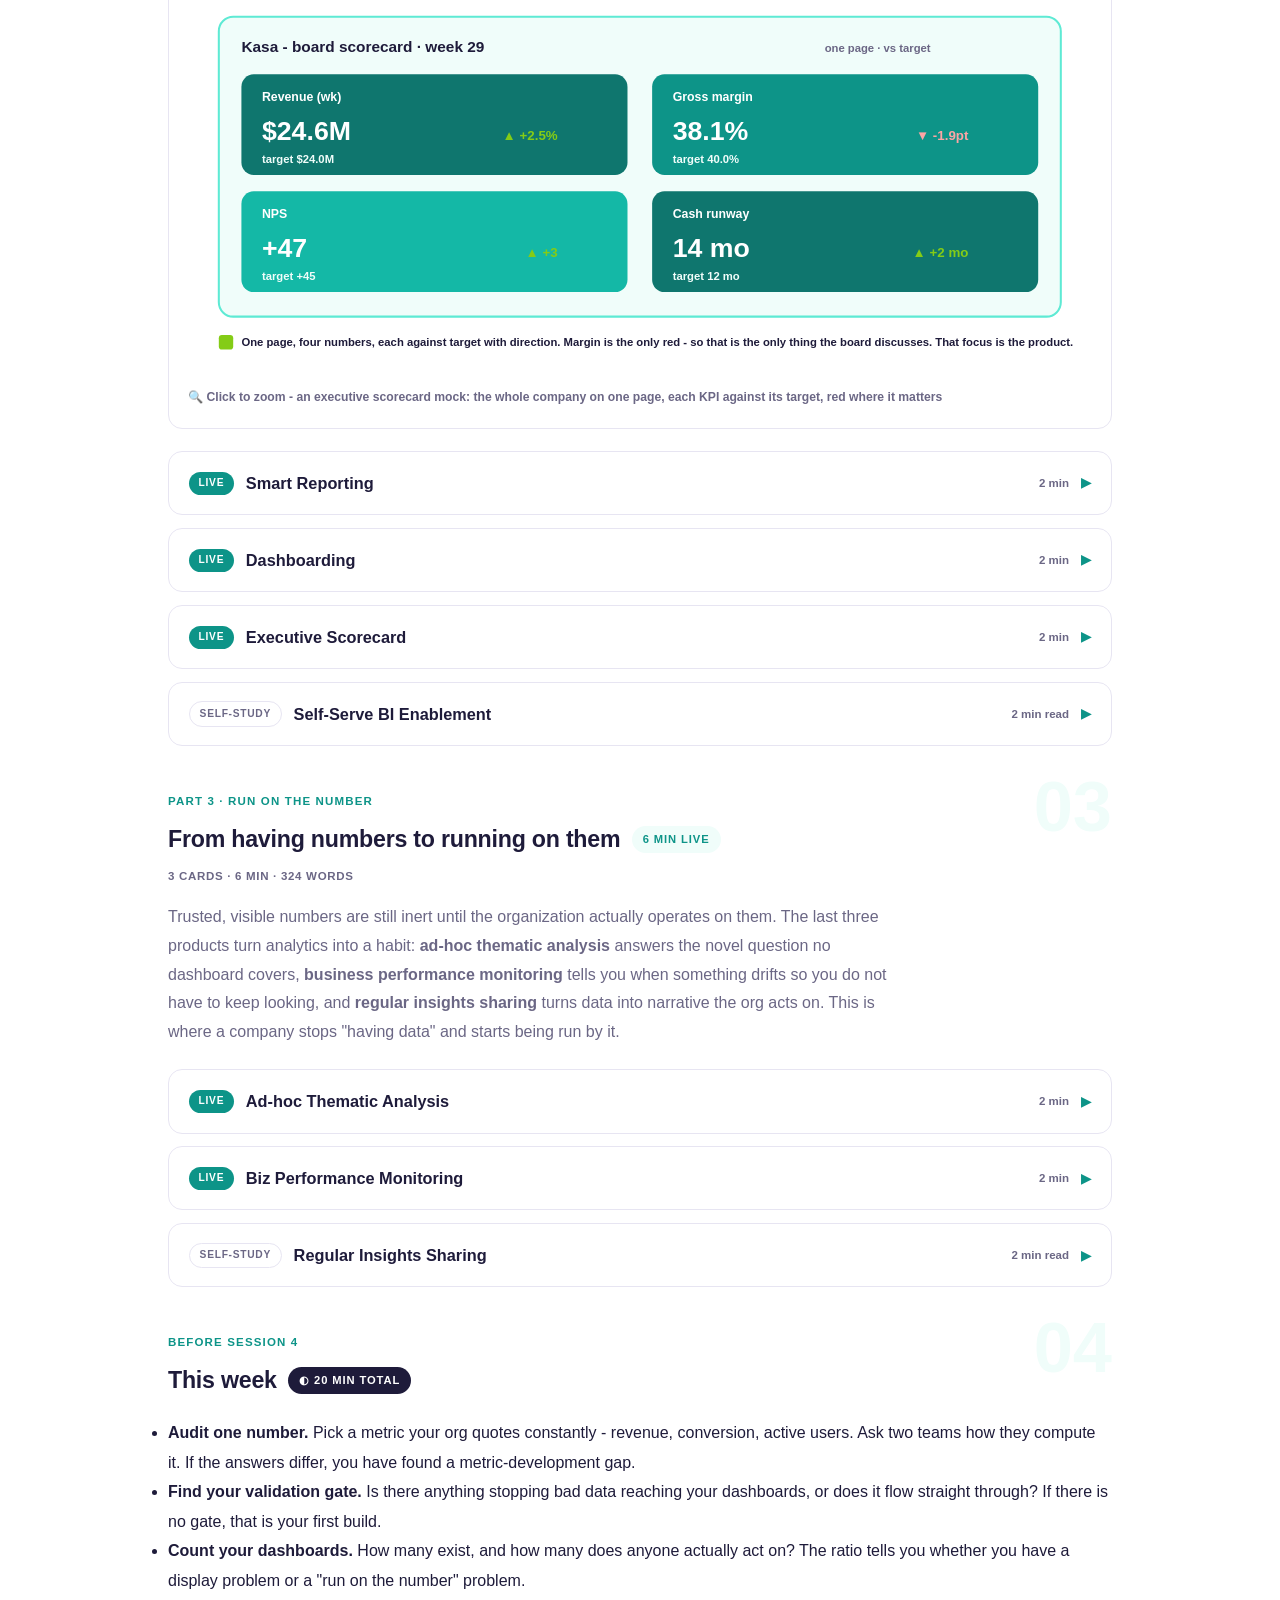
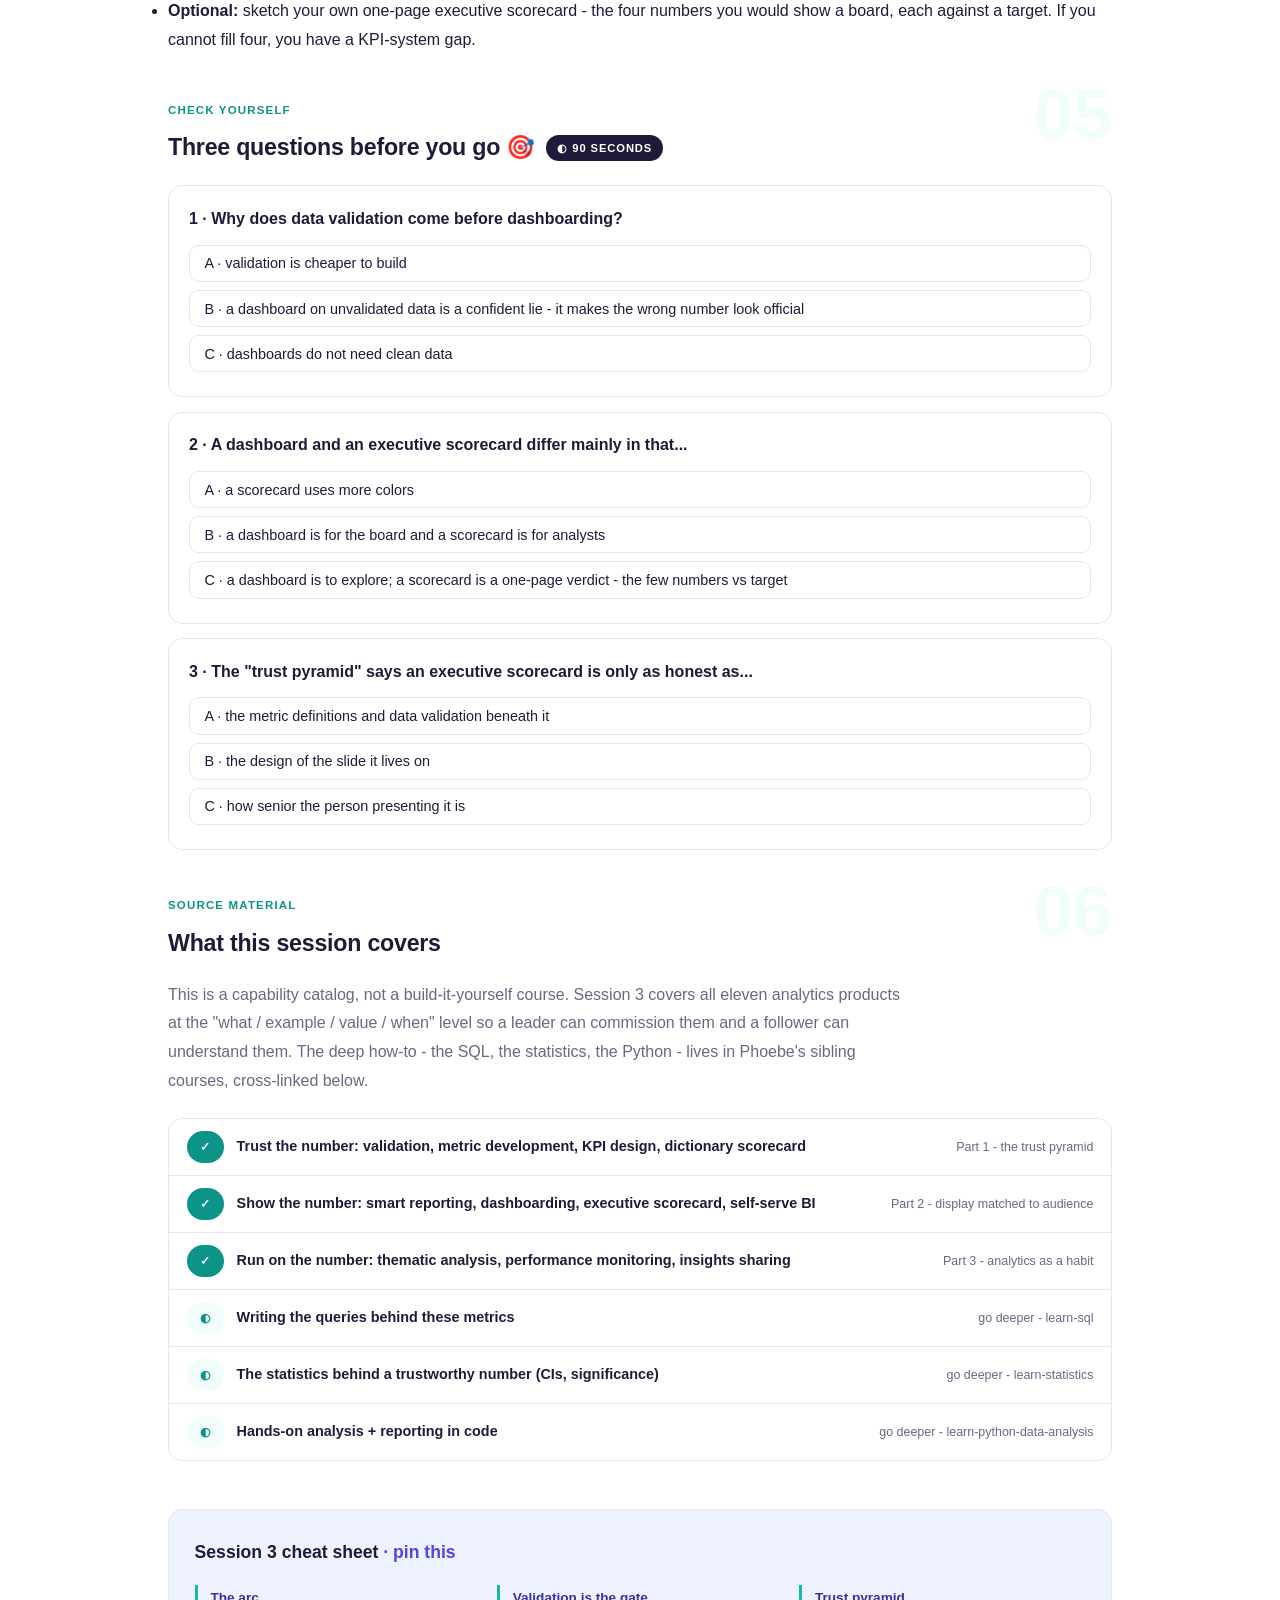
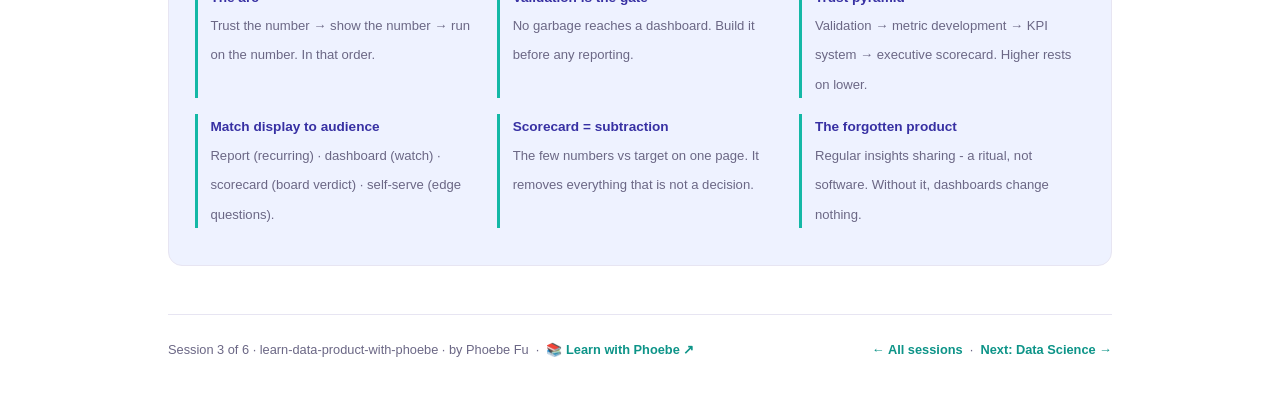
<file: courses/03-data-analytics.html>
<!DOCTYPE html>
<html lang="en">
<head>
<meta charset="UTF-8">
<meta name="viewport" content="width=device-width, initial-scale=1.0">
<!-- social:start -->
<meta name="description" content="Infrastructure answered &quot;where does our data live?&quot; Analytics answers the next question every leader actually cares about: &quot;what happened, and can I trust the number?&quot; This is the teal...">
<meta property="og:type" content="article">
<meta property="og:site_name" content="Learn with Phoebe">
<meta property="og:title" content="Data Analytics - turning stored data into answers you can trust - learn data product with phoebe">
<meta property="og:description" content="Infrastructure answered &quot;where does our data live?&quot; Analytics answers the next question every leader actually cares about: &quot;what happened, and can I trust the number?&quot; This is the teal...">
<meta property="og:url" content="https://phoebefu6.github.io/learn-data-product-with-phoebe/courses/03-data-analytics.html">
<meta property="og:image" content="https://phoebefu6.github.io/learn-data-product-with-phoebe/assets/og-cover.png">
<meta property="og:image:width" content="1200">
<meta property="og:image:height" content="630">
<meta name="twitter:card" content="summary_large_image">
<meta name="twitter:title" content="Data Analytics - turning stored data into answers you can trust - learn data product with phoebe">
<meta name="twitter:description" content="Infrastructure answered &quot;where does our data live?&quot; Analytics answers the next question every leader actually cares about: &quot;what happened, and can I trust the number?&quot; This is the teal...">
<meta name="twitter:image" content="https://phoebefu6.github.io/learn-data-product-with-phoebe/assets/og-cover.png">
<!-- social:end -->
<title>Session 3 · Data Analytics - learn data product with phoebe</title>
<link rel="stylesheet" href="../assets/style.css?v=27">
<style>
  :root{ --indigo:#0D9488; --indigo-deep:#0F766E; --indigo-mid:#14B8A6; --indigo-soft:#5EEAD4; --indigo-50:#F0FDFA; }
</style>
</head>
<body>

<div class="toolbar">
  <div class="wrap">
    <span class="crumb"><a href="../index.html">learn-data-product-with-phoebe</a> / Session 3 of 6</span>
    <button class="btn" id="toggle-all" type="button">Expand all</button>
    <button class="btn primary" id="zoom-toggle" type="button">Projector zoom: off</button>
  </div>
</div>

<header class="masthead">
  <div class="wrap">
    <div class="eyebrow">Learn Data Product with Phoebe · Session 3 of 6</div>
    <h1>Data Analytics <span class="accent">- turning stored data into answers you can trust</span></h1>
    <p class="sub">Kasa now has a warehouse (Session 2). But a warehouse full of data is not the same as a business that trusts its numbers. This is the analytics tier: eleven products that take stored data and turn it into answers people can stake a decision on. It is the biggest session in the course because analytics is where most companies live - and where most of them quietly go wrong. We group the eleven into a simple arc: first you trust the number, then you show the number, then you run the whole business on it.</p>
    <div class="chip-row">
      <span class="chip level">🟡 Core</span>
      <span class="chip audience">Leaders + builders</span>
      <span class="chip audience">Catalog · light on code</span>
      <span class="chip time">45 min</span>
    </div>
    <div class="agenda">
      <span class="a1" style="flex:1">0-3 · Setup</span>
      <span class="a2" style="flex:4">3-20 · Trust the number</span>
      <span class="a3" style="flex:4">20-36 · Show + run on the number</span>
      <span class="a4" style="flex:1">36-45 · Wrap</span>
    </div>
  </div>
</header>

<main class="wrap">

  <!-- ============ INTRO ============ -->
  <section class="section" id="intro">
    <div class="section-kicker">
      <span class="klabel">Part 0</span>
      <h2>Where analytics sits on the ladder</h2>
    </div>
    <p class="lede">Infrastructure answered "where does our data live?" Analytics answers the next question every leader actually cares about: <strong>"what happened, and can I trust the number?"</strong> This is the <strong>teal</strong> tier. It sits on top of the warehouse and under data science - you cannot predict the future until you can measure the present without arguing about it. Kasa arrives here with data finally in one place but with three teams still quoting three different revenue figures. The eleven products in this session fix that, in order: <strong>trust the number</strong> (validate it, define it, structure it, score the definitions), <strong>show the number</strong> (report, dashboard, scorecard, self-serve), then <strong>run on the number</strong> (investigate, monitor, share the story).</p>
    <div class="legend">
      <span class="pill solid">Live - covered in session</span>
      <span class="pill light">Self-study - read after</span>
      <span class="pill amber">★ The running case: Kasa</span>
      <span class="pill inkpill">11 products · teal tier · 3 parts</span>
    </div>
    <div class="callout win">
      <strong>★ What you walk out with today</strong>
      A working map of the analytics tier - and the order that matters. Most orgs buy dashboards first and wonder why every meeting is an argument about whose number is right. You will leave knowing why trust comes before display, display before ritual, and how eleven distinct products chain into "one trusted number the CFO can run the company on."
    </div>
  </section>

  <!-- ============ PART 1: TRUST THE NUMBER ============ -->
  <section class="section" id="trust">
    <div class="section-kicker">
      <span class="klabel">Part 1 · trust the number</span>
      <h2>Before you show anything, earn the number <span class="tag concept">9 min live</span></h2>
    </div>
    <p class="lede">A beautiful dashboard on an unvalidated, undefined number is a confident lie - it just makes the wrong answer look official. So the analytics tier starts underground, with the unglamorous work nobody applauds: check the data is real, define what each metric means, structure the metrics into a tree, then score the definitions so they do not rot. Get this wrong and everything above it inherits the error. These four products are Kasa's foundation for trust.</p>

    <figure class="zoomable">
      <svg viewBox="0 0 880 360" xmlns="http://www.w3.org/2000/svg" role="img" aria-label="A trust pyramid: data validation at the base, then metric development, then KPI system design, with the executive scorecard resting at the top. Each layer rests on the one below.">
        <style>
          .tpT { font: 800 15px Inter, sans-serif; fill: #FFFFFF; }
          .tpS { font: 600 12px Inter, sans-serif; fill: #FFFFFF; }
          .tpN { font: 600 11px Inter, sans-serif; fill: #6B6785; }
          .tpA { stroke: #0F766E; stroke-width: 2.4; fill: none; marker-end: url(#tpAh); }
        </style>
        <defs>
          <marker id="tpAh" markerWidth="9" markerHeight="9" refX="6" refY="3" orient="auto"><path d="M0,0 L6,3 L0,6" fill="none" stroke="#0F766E" stroke-width="1.6"/></marker>
        </defs>
        <!-- base to top, narrowing -->
        <rect x="130" y="264" width="620" height="60" rx="10" fill="#0F766E"/>
        <text class="tpT" x="440" y="292" text-anchor="middle">Data Validation</text><text class="tpS" x="440" y="312" text-anchor="middle">is the data complete, valid, fresh?</text>
        <rect x="200" y="192" width="480" height="60" rx="10" fill="#0D9488"/>
        <text class="tpT" x="440" y="220" text-anchor="middle">Metric Development</text><text class="tpS" x="440" y="240" text-anchor="middle">what does this number even mean?</text>
        <rect x="270" y="120" width="340" height="60" rx="10" fill="#14B8A6"/>
        <text class="tpT" x="440" y="148" text-anchor="middle">KPI System Design</text><text class="tpS" x="440" y="168" text-anchor="middle">how do the metrics link to goals?</text>
        <rect x="330" y="48" width="220" height="60" rx="10" fill="#5EEAD4"/>
        <text class="tpT" x="440" y="76" text-anchor="middle" style="fill:#0F766E">Executive Scorecard</text><text class="tpS" x="440" y="96" text-anchor="middle" style="fill:#0F766E">the few numbers that matter</text>
        <!-- rests-on arrows -->
        <path class="tpA" d="M440,264 L440,254"/>
        <path class="tpA" d="M440,192 L440,182"/>
        <path class="tpA" d="M440,120 L440,110"/>
        <!-- note -->
        <rect x="130" y="338" width="14" height="14" rx="3" fill="#84CC16"/>
        <text class="tpN" x="120" y="349" style="fill:#1E1B3A">Higher rests on lower. A scorecard is only as honest as the metrics under it, and those only as honest as the validation.</text>
      </svg>
      <figcaption>🔍 Click to zoom - the trust pyramid: validation holds up definitions, definitions hold up the KPI tree, and the scorecard sits on top</figcaption>
    </figure>

    <details class="card" open>
      <summary><span class="mode live">Live</span>Data Validation<span class="mini">2 min</span><span class="caret">▶</span></summary>
      <div class="body">
        <p><strong>What it is.</strong> Automated checks that confirm data is complete, valid, and fresh before anyone is allowed to use it. It is the gate at the front door of every report.</p>
        <table class="clean">
          <tbody>
            <tr><td><b>Kasa example</b></td><td>A rule rejects a store's nightly load if its row count drops more than 30% versus the trailing average - the load is quarantined, not silently averaged into the regional total.</td></tr>
            <tr><td><b>Business value</b></td><td>No garbage ever reaches a dashboard. The number people see is the number that was actually true.</td></tr>
            <tr><td><b>Reach for it when</b></td><td>Before ANY reporting. This is the gate - build it first, or everything downstream inherits bad data.</td></tr>
            <tr><td><b>Tier</b></td><td><span class="chip level">🟡 Data Analytics</span></td></tr>
          </tbody>
        </table>
        <div class="callout example">
          <span class="ex-pill">Real world</span>
          <p>Kasa's Malaysia revenue looked flat for three weeks - not great, but not alarming. Then Raj added row-count and freshness validation and found one busy KL store had been silently half-loading every night for a month: the ETL timed out, wrote what it had, and moved on. The "flat" number was actually a hidden decline masked by missing rows. Validation did not just clean the data - it uncovered a real business problem the polished dashboards had been hiding. That is why the gate comes before the display.</p>
        </div>
      </div>
    </details>

    <details class="card">
      <summary><span class="mode live">Live</span>Metric Development<span class="mini">2 min</span><span class="caret">▶</span></summary>
      <div class="body">
        <p><strong>What it is.</strong> Defining a metric rigorously - its formula, its grain, its filters, and its edge cases - so that everyone who computes it gets the same answer.</p>
        <table class="clean">
          <tbody>
            <tr><td><b>Kasa example</b></td><td>Nail "conversion rate" once: which sessions count, which orders count, does an app-then-store purchase count, what about returns inside the window. One definition, written down.</td></tr>
            <tr><td><b>Business value</b></td><td>Everyone computes the metric the same way, so the number stops changing depending on who pulled it.</td></tr>
            <tr><td><b>Reach for it when</b></td><td>A term means three different things to three different teams and every meeting starts by reconciling definitions.</td></tr>
            <tr><td><b>Tier</b></td><td><span class="chip level">🟡 Data Analytics</span></td></tr>
          </tbody>
        </table>
      </div>
    </details>

    <details class="card">
      <summary><span class="mode live">Live</span>KPI System Design<span class="mini">2 min</span><span class="caret">▶</span></summary>
      <div class="body">
        <p><strong>What it is.</strong> A coherent tree of KPIs linked to goals and to owners - a hierarchy, not a random pile of two hundred metrics.</p>
        <table class="clean">
          <tbody>
            <tr><td><b>Kasa example</b></td><td>A north-star metric (net revenue retention) breaks down into input KPIs - basket size, visit frequency, active customers - each with a named owner who moves it.</td></tr>
            <tr><td><b>Business value</b></td><td>Metrics that drive action rather than vanity. Every number ladders up to a goal and down to a person.</td></tr>
            <tr><td><b>Reach for it when</b></td><td>You have two hundred metrics and no hierarchy - nobody can say which ones actually matter.</td></tr>
            <tr><td><b>Tier</b></td><td><span class="chip level">🟡 Data Analytics</span></td></tr>
          </tbody>
        </table>
      </div>
    </details>

    <details class="card">
      <summary><span class="mode self">Self-study</span>Data Dictionary Scorecard<span class="mini">2 min read</span><span class="caret">▶</span></summary>
      <div class="body">
        <p><strong>What it is.</strong> A health score on the data dictionary itself - the percentage of fields that are defined, owned, and fresh. It measures whether your definitions are actually maintained.</p>
        <table class="clean">
          <tbody>
            <tr><td><b>Kasa example</b></td><td>A tracked number: "78% of gold-layer tables documented, 62% with a named owner" - reported monthly, trending up as governance work lands.</td></tr>
            <tr><td><b>Business value</b></td><td>Makes governance measurable and therefore fundable. You cannot get budget for "better definitions"; you can get budget to move 78% to 95%.</td></tr>
            <tr><td><b>Reach for it when</b></td><td>The dictionary exists but rots - fields drift, owners leave, and nobody notices until a report breaks.</td></tr>
            <tr><td><b>Tier</b></td><td><span class="chip level">🟡 Data Analytics</span></td></tr>
          </tbody>
        </table>
        <div class="callout tip">
          <strong>Why this closes Part 1</strong>
          Validation, metric development and KPI design build trust once. The dictionary scorecard is what keeps that trust from decaying - it turns "we defined things last year" into a living number the CDAO reviews every month.
        </div>
      </div>
    </details>
  </section>

  <!-- ============ PART 2: SHOW THE NUMBER ============ -->
  <section class="section" id="show">
    <div class="section-kicker">
      <span class="klabel">Part 2 · show the number</span>
      <h2>Now put the trusted number in front of people <span class="tag concept">8 min live</span></h2>
    </div>
    <p class="lede">Once a number is trustworthy, the job is to get it to the right person in the right form. That is not one product - it is four, each for a different audience and rhythm. <strong>Smart reporting</strong> replaces the hand-built weekly deck. <strong>Dashboarding</strong> gives a live view to watch. <strong>Executive scorecards</strong> compress everything to the few numbers a board cares about. <strong>Self-serve BI</strong> lets business users answer their own questions without a ticket. Match the product to the audience, or you will build a board scorecard for an analyst and a raw dashboard for a CEO.</p>

    <figure class="zoomable">
      <svg viewBox="0 0 880 380" xmlns="http://www.w3.org/2000/svg" role="img" aria-label="A mock executive scorecard: a one-page board view with four KPI tiles showing revenue versus target, margin, NPS and cash, each with a value, a target and an up or down arrow, in teal.">
        <style>
          .scH { font: 800 15px Inter, sans-serif; fill: #1E1B3A; }
          .scLbl { font: 700 12px Inter, sans-serif; fill: #FFFFFF; }
          .scVal { font: 800 26px Inter, sans-serif; fill: #FFFFFF; }
          .scTgt { font: 600 11px Inter, sans-serif; fill: #F0FDFA; }
          .scDelU { font: 800 13px Inter, sans-serif; fill: #84CC16; }
          .scDelD { font: 800 13px Inter, sans-serif; fill: #FCA5A5; }
          .scN { font: 600 11px Inter, sans-serif; fill: #6B6785; }
        </style>
        <!-- board page frame -->
        <rect x="30" y="30" width="820" height="292" rx="14" fill="#F0FDFA" stroke="#5EEAD4" stroke-width="2"/>
        <text class="scH" x="52" y="64">Kasa - board scorecard · week 29</text>
        <text class="scN" x="620" y="64">one page · vs target</text>
        <!-- tile 1: Revenue -->
        <rect x="52" y="86" width="376" height="98" rx="12" fill="#0F766E"/>
        <text class="scLbl" x="72" y="112">Revenue (wk)</text>
        <text class="scVal" x="72" y="150">$24.6M</text>
        <text class="scTgt" x="72" y="172">target $24.0M</text>
        <text class="scDelU" x="360" y="150" text-anchor="end">▲ +2.5%</text>
        <!-- tile 2: Margin -->
        <rect x="452" y="86" width="376" height="98" rx="12" fill="#0D9488"/>
        <text class="scLbl" x="472" y="112">Gross margin</text>
        <text class="scVal" x="472" y="150">38.1%</text>
        <text class="scTgt" x="472" y="172">target 40.0%</text>
        <text class="scDelD" x="760" y="150" text-anchor="end">▼ -1.9pt</text>
        <!-- tile 3: NPS -->
        <rect x="52" y="200" width="376" height="98" rx="12" fill="#14B8A6"/>
        <text class="scLbl" x="72" y="226">NPS</text>
        <text class="scVal" x="72" y="264">+47</text>
        <text class="scTgt" x="72" y="286">target +45</text>
        <text class="scDelU" x="360" y="264" text-anchor="end">▲ +3</text>
        <!-- tile 4: Cash -->
        <rect x="452" y="200" width="376" height="98" rx="12" fill="#0F766E"/>
        <text class="scLbl" x="472" y="226">Cash runway</text>
        <text class="scVal" x="472" y="264">14 mo</text>
        <text class="scTgt" x="472" y="286">target 12 mo</text>
        <text class="scDelU" x="760" y="264" text-anchor="end">▲ +2 mo</text>
        <!-- note square + takeaway -->
        <rect x="30" y="340" width="14" height="14" rx="3" fill="#84CC16"/>
        <text class="scN" x="52" y="351" style="fill:#1E1B3A">One page, four numbers, each against target with direction. Margin is the only red - so that is the only thing the board discusses. That focus is the product.</text>
      </svg>
      <figcaption>🔍 Click to zoom - an executive scorecard mock: the whole company on one page, each KPI against its target, red where it matters</figcaption>
    </figure>

    <details class="card">
      <summary><span class="mode live">Live</span>Smart Reporting<span class="mini">2 min</span><span class="caret">▶</span></summary>
      <div class="body">
        <p><strong>What it is.</strong> Reports that are automated, refreshed on a schedule, and self-explaining - not hand-built decks somebody rebuilds every week.</p>
        <table class="clean">
          <tbody>
            <tr><td><b>Kasa example</b></td><td>The weekly store-performance report generates itself every Monday at 6am, pulls validated numbers, writes its own summary, and lands in inboxes before anyone arrives.</td></tr>
            <tr><td><b>Business value</b></td><td>Hours given back and copy-paste errors removed. The analyst stops being a human ETL pipeline.</td></tr>
            <tr><td><b>Reach for it when</b></td><td>Someone rebuilds the same report by hand on a schedule - the clearest "heroic one-off" waiting to become a product.</td></tr>
            <tr><td><b>Tier</b></td><td><span class="chip level">🟡 Data Analytics</span></td></tr>
          </tbody>
        </table>
      </div>
    </details>

    <details class="card">
      <summary><span class="mode live">Live</span>Dashboarding<span class="mini">2 min</span><span class="caret">▶</span></summary>
      <div class="body">
        <p><strong>What it is.</strong> Live visual views of metrics built for monitoring and exploration - the thing people leave open on a second monitor.</p>
        <table class="clean">
          <tbody>
            <tr><td><b>Kasa example</b></td><td>The daily sales and foot-traffic dashboard, filterable by region and store, refreshed hourly so store ops can see today unfold.</td></tr>
            <tr><td><b>Business value</b></td><td>Everyone sees the same live picture. The debate moves from "whose number" to "what do we do about it."</td></tr>
            <tr><td><b>Reach for it when</b></td><td>A metric needs continuous watching rather than a one-off answer.</td></tr>
            <tr><td><b>Tier</b></td><td><span class="chip level">🟡 Data Analytics</span></td></tr>
          </tbody>
        </table>
        <div class="callout example">
          <span class="ex-pill">Real world</span>
          <p>Kasa's first instinct was the classic mistake: forty dashboards, one per team, all built fast on unvalidated data. Within a month the Monday leadership meeting had become a ritual argument - finance's dashboard said revenue was up, ops' said flat, marketing's said down, and everyone trusted their own. Sofia killed thirty of the forty, pointed the survivors at the validated warehouse marts, and made one shared regional dashboard the single source. The lesson Kasa learned the expensive way: a dashboard is only worth building after the number under it is trusted. Display without trust just multiplies the argument.</p>
        </div>
      </div>
    </details>

    <details class="card">
      <summary><span class="mode live">Live</span>Executive Scorecard<span class="mini">2 min</span><span class="caret">▶</span></summary>
      <div class="body">
        <p><strong>What it is.</strong> The few board-level numbers, each shown against its target, on a single page. Not a dashboard to explore - a verdict to read.</p>
        <table class="clean">
          <tbody>
            <tr><td><b>Kasa example</b></td><td>The CFO's one-pager: revenue, gross margin, NPS and cash runway, each versus target with a direction arrow (the mock above).</td></tr>
            <tr><td><b>Business value</b></td><td>Leadership aligned on what matters. The meeting spends its time on the one red number, not on reconciling four green ones.</td></tr>
            <tr><td><b>Reach for it when</b></td><td>Execs ask "how are WE doing?" every week and get a different-looking answer each time.</td></tr>
            <tr><td><b>Tier</b></td><td><span class="chip level">🟡 Data Analytics</span></td></tr>
          </tbody>
        </table>
        <div class="callout example">
          <span class="ex-pill">Real world</span>
          <p>Before the scorecard, Kasa's monthly board pack was 42 slides and the board still left unsure whether the quarter was good. Mei replaced the opening with a single validated one-pager - four KPIs, each against target, margin flagged red. The first meeting using it lasted twenty minutes less and produced an actual decision: pause a low-margin promo. The scorecard did not add information; it removed all the information that was not a decision. That subtraction is why it sits at the top of the trust pyramid - it only works because every number on it was validated, defined, and laddered up from the KPI tree beneath.</p>
        </div>
      </div>
    </details>

    <details class="card">
      <summary><span class="mode self">Self-study</span>Self-Serve BI Enablement<span class="mini">2 min read</span><span class="caret">▶</span></summary>
      <div class="body">
        <p><strong>What it is.</strong> The tools, training, and governed datasets that let business users answer their own questions without filing a ticket to the analytics team.</p>
        <table class="clean">
          <tbody>
            <tr><td><b>Kasa example</b></td><td>Store managers slice their own store's numbers - by day, by category, by staff shift - from a governed, certified dataset, with no request queue.</td></tr>
            <tr><td><b>Business value</b></td><td>Analysts are freed from the ad-hoc queue and get back to real analysis. Decisions happen at the edge, faster.</td></tr>
            <tr><td><b>Reach for it when</b></td><td>The analytics team has become a bottleneck - every question waits in line behind the last one.</td></tr>
            <tr><td><b>Tier</b></td><td><span class="chip level">🟡 Data Analytics</span></td></tr>
          </tbody>
        </table>
        <div class="callout tip">
          <strong>Self-serve needs a floor, not just a tool</strong>
          Handing people a BI tool on ungoverned data recreates the forty-dashboard mess at scale. Self-serve only works on top of Part 1 - certified datasets and shared metric definitions - otherwise everyone self-serves a slightly different wrong number.
        </div>
      </div>
    </details>
  </section>

  <!-- ============ PART 3: RUN ON THE NUMBER ============ -->
  <section class="section" id="run">
    <div class="section-kicker">
      <span class="klabel">Part 3 · run on the number</span>
      <h2>From having numbers to running on them <span class="tag concept">6 min live</span></h2>
    </div>
    <p class="lede">Trusted, visible numbers are still inert until the organization actually operates on them. The last three products turn analytics into a habit: <strong>ad-hoc thematic analysis</strong> answers the novel question no dashboard covers, <strong>business performance monitoring</strong> tells you when something drifts so you do not have to keep looking, and <strong>regular insights sharing</strong> turns data into narrative the org acts on. This is where a company stops "having data" and starts being run by it.</p>

    <details class="card">
      <summary><span class="mode live">Live</span>Ad-hoc Thematic Analysis<span class="mini">2 min</span><span class="caret">▶</span></summary>
      <div class="body">
        <p><strong>What it is.</strong> A deep, one-off study that answers a specific, high-stakes business question no standing dashboard was built to cover.</p>
        <table class="clean">
          <tbody>
            <tr><td><b>Kasa example</b></td><td>"Why did Malaysia gross margin drop in Q2?" - a focused investigation across mix, promos, freight and returns that lands a cause and a recommendation in a week.</td></tr>
            <tr><td><b>Business value</b></td><td>A decision, fast, when the dashboards cannot answer it - the analyst earning their keep on judgment, not plumbing.</td></tr>
            <tr><td><b>Reach for it when</b></td><td>A novel, high-stakes question appears that no existing report was designed to answer.</td></tr>
            <tr><td><b>Tier</b></td><td><span class="chip level">🟡 Data Analytics</span></td></tr>
          </tbody>
        </table>
      </div>
    </details>

    <details class="card">
      <summary><span class="mode live">Live</span>Biz Performance Monitoring<span class="mini">2 min</span><span class="caret">▶</span></summary>
      <div class="body">
        <p><strong>What it is.</strong> Ongoing tracking of business health with alerting on drift - the system tells you when something moves, so you do not have to go look.</p>
        <table class="clean">
          <tbody>
            <tr><td><b>Kasa example</b></td><td>An alert fires when a region's average basket size falls two weeks running, routed straight to that region's owner before it shows up in the monthly review.</td></tr>
            <tr><td><b>Business value</b></td><td>Problems get caught while they are still small and cheap to fix, instead of surfacing a quarter late.</td></tr>
            <tr><td><b>Reach for it when</b></td><td>You need to be told when something changes, not to remember to check a dashboard.</td></tr>
            <tr><td><b>Tier</b></td><td><span class="chip level">🟡 Data Analytics</span></td></tr>
          </tbody>
        </table>
      </div>
    </details>

    <details class="card">
      <summary><span class="mode self">Self-study</span>Regular Insights Sharing<span class="mini">2 min read</span><span class="caret">▶</span></summary>
      <div class="body">
        <p><strong>What it is.</strong> A cadenced ritual that turns data into narrative for the organization - a recurring moment where numbers become a story people act on.</p>
        <table class="clean">
          <tbody>
            <tr><td><b>Kasa example</b></td><td>Sofia's monthly "three things the data says" note - short, opinionated, one chart each, sent to the whole leadership team and referenced in the next planning cycle.</td></tr>
            <tr><td><b>Business value</b></td><td>A data culture rather than just data infrastructure. The numbers change behavior because someone tells their story on a rhythm.</td></tr>
            <tr><td><b>Reach for it when</b></td><td>The dashboards exist and are trusted, but nobody actually acts on them.</td></tr>
            <tr><td><b>Tier</b></td><td><span class="chip level">🟡 Data Analytics</span></td></tr>
          </tbody>
        </table>
        <div class="callout tip">
          <strong>This is the product most orgs skip</strong>
          It has no software to buy, so it gets forgotten - and then leaders wonder why their expensive dashboards changed nothing. Insight without a ritual to deliver it stays a screen no one opens. The cadence is the product.
        </div>
      </div>
    </details>
  </section>

  <!-- ============ HOMEWORK ============ -->
  <section class="section" id="exercise">
    <div class="section-kicker">
      <span class="klabel">Before Session 4</span>
      <h2>This week <span class="tag exercise">◐ 20 min total</span></h2>
    </div>
    <ul>
      <li><strong>Audit one number.</strong> Pick a metric your org quotes constantly - revenue, conversion, active users. Ask two teams how they compute it. If the answers differ, you have found a metric-development gap.</li>
      <li><strong>Find your validation gate.</strong> Is there anything stopping bad data reaching your dashboards, or does it flow straight through? If there is no gate, that is your first build.</li>
      <li><strong>Count your dashboards.</strong> How many exist, and how many does anyone actually act on? The ratio tells you whether you have a display problem or a "run on the number" problem.</li>
      <li><strong>Optional:</strong> sketch your own one-page executive scorecard - the four numbers you would show a board, each against a target. If you cannot fill four, you have a KPI-system gap.</li>
    </ul>
  </section>

  <!-- ============ QUIZ ============ -->
  <section class="section" id="quiz">
    <div class="section-kicker">
      <span class="klabel">Check yourself</span>
      <h2>Three questions before you go 🎯 <span class="tag exercise">◐ 90 seconds</span></h2>
    </div>
    <div class="quiz-q" data-answer="1">
      <p class="qtext">1 · Why does data validation come before dashboarding?</p>
      <button class="qopt" type="button">A · validation is cheaper to build</button>
      <button class="qopt" type="button">B · a dashboard on unvalidated data is a confident lie - it makes the wrong number look official</button>
      <button class="qopt" type="button">C · dashboards do not need clean data</button>
      <p class="qwhy">Validation is the gate at the front door. Display without trust just multiplies the argument - Kasa learned this by killing thirty of forty dashboards built on ungoverned data.</p>
    </div>
    <div class="quiz-q" data-answer="2">
      <p class="qtext">2 · A dashboard and an executive scorecard differ mainly in that...</p>
      <button class="qopt" type="button">A · a scorecard uses more colors</button>
      <button class="qopt" type="button">B · a dashboard is for the board and a scorecard is for analysts</button>
      <button class="qopt" type="button">C · a dashboard is to explore; a scorecard is a one-page verdict - the few numbers vs target</button>
      <p class="qwhy">A scorecard removes everything that is not a decision. It sits at the top of the trust pyramid because every number on it was validated, defined, and laddered up from the KPI tree.</p>
    </div>
    <div class="quiz-q" data-answer="0">
      <p class="qtext">3 · The "trust pyramid" says an executive scorecard is only as honest as...</p>
      <button class="qopt" type="button">A · the metric definitions and data validation beneath it</button>
      <button class="qopt" type="button">B · the design of the slide it lives on</button>
      <button class="qopt" type="button">C · how senior the person presenting it is</button>
      <p class="qwhy">Higher rests on lower: the scorecard sits on the KPI tree, which sits on metric definitions, which sit on validation. Weaken any layer and the top becomes a polished wrong answer.</p>
    </div>
    <p class="quiz-score"></p>
  </section>

  <!-- ============ OFFICIAL SOURCES ============ -->
  <section class="section" id="official">
    <div class="section-kicker">
      <span class="klabel">Source material</span>
      <h2>What this session covers</h2>
    </div>
    <p class="lede">This is a capability catalog, not a build-it-yourself course. Session 3 covers all eleven analytics products at the "what / example / value / when" level so a leader can commission them and a follower can understand them. The deep how-to - the SQL, the statistics, the Python - lives in Phoebe's sibling courses, cross-linked below.</p>
    <div class="covered">
      <div class="covered-row"><span class="status pill solid">✓</span><span class="name">Trust the number: validation, metric development, KPI design, dictionary scorecard</span><span class="note">Part 1 - the trust pyramid</span></div>
      <div class="covered-row"><span class="status pill solid">✓</span><span class="name">Show the number: smart reporting, dashboarding, executive scorecard, self-serve BI</span><span class="note">Part 2 - display matched to audience</span></div>
      <div class="covered-row"><span class="status pill solid">✓</span><span class="name">Run on the number: thematic analysis, performance monitoring, insights sharing</span><span class="note">Part 3 - analytics as a habit</span></div>
      <div class="covered-row"><span class="status pill light">◐</span><span class="name">Writing the queries behind these metrics</span><span class="note">go deeper - learn-sql</span></div>
      <div class="covered-row"><span class="status pill light">◐</span><span class="name">The statistics behind a trustworthy number (CIs, significance)</span><span class="note">go deeper - learn-statistics</span></div>
      <div class="covered-row"><span class="status pill light">◐</span><span class="name">Hands-on analysis + reporting in code</span><span class="note">go deeper - learn-python-data-analysis</span></div>
    </div>
  </section>

  <!-- ============ CHEAT SHEET ============ -->
  <section class="cheat" id="cheatsheet">
    <h3>Session 3 cheat sheet <span>· pin this</span></h3>
    <div class="grid-2">
      <div class="cheat-item"><b>The arc</b><span>Trust the number → show the number → run on the number. In that order.</span></div>
      <div class="cheat-item"><b>Validation is the gate</b><span>No garbage reaches a dashboard. Build it before any reporting.</span></div>
      <div class="cheat-item"><b>Trust pyramid</b><span>Validation → metric development → KPI system → executive scorecard. Higher rests on lower.</span></div>
      <div class="cheat-item"><b>Match display to audience</b><span>Report (recurring) · dashboard (watch) · scorecard (board verdict) · self-serve (edge questions).</span></div>
      <div class="cheat-item"><b>Scorecard = subtraction</b><span>The few numbers vs target on one page. It removes everything that is not a decision.</span></div>
      <div class="cheat-item"><b>The forgotten product</b><span>Regular insights sharing - a ritual, not software. Without it, dashboards change nothing.</span></div>
    </div>
  </section>

  <footer class="pagefoot">
    <span>Session 3 of 6 · learn-data-product-with-phoebe · by Phoebe Fu &nbsp;·&nbsp; 📚 <a href="https://phoebefu6.github.io/learn-with-phoebe/">Learn with Phoebe ↗</a></span>
    <span><a href="../index.html">← All sessions</a> &nbsp;·&nbsp; <a href="04-data-science.html">Next: Data Science →</a></span>
  </footer>

</main>

<script src="../assets/app.js?v=25"></script>
</body>
</html>
</file>
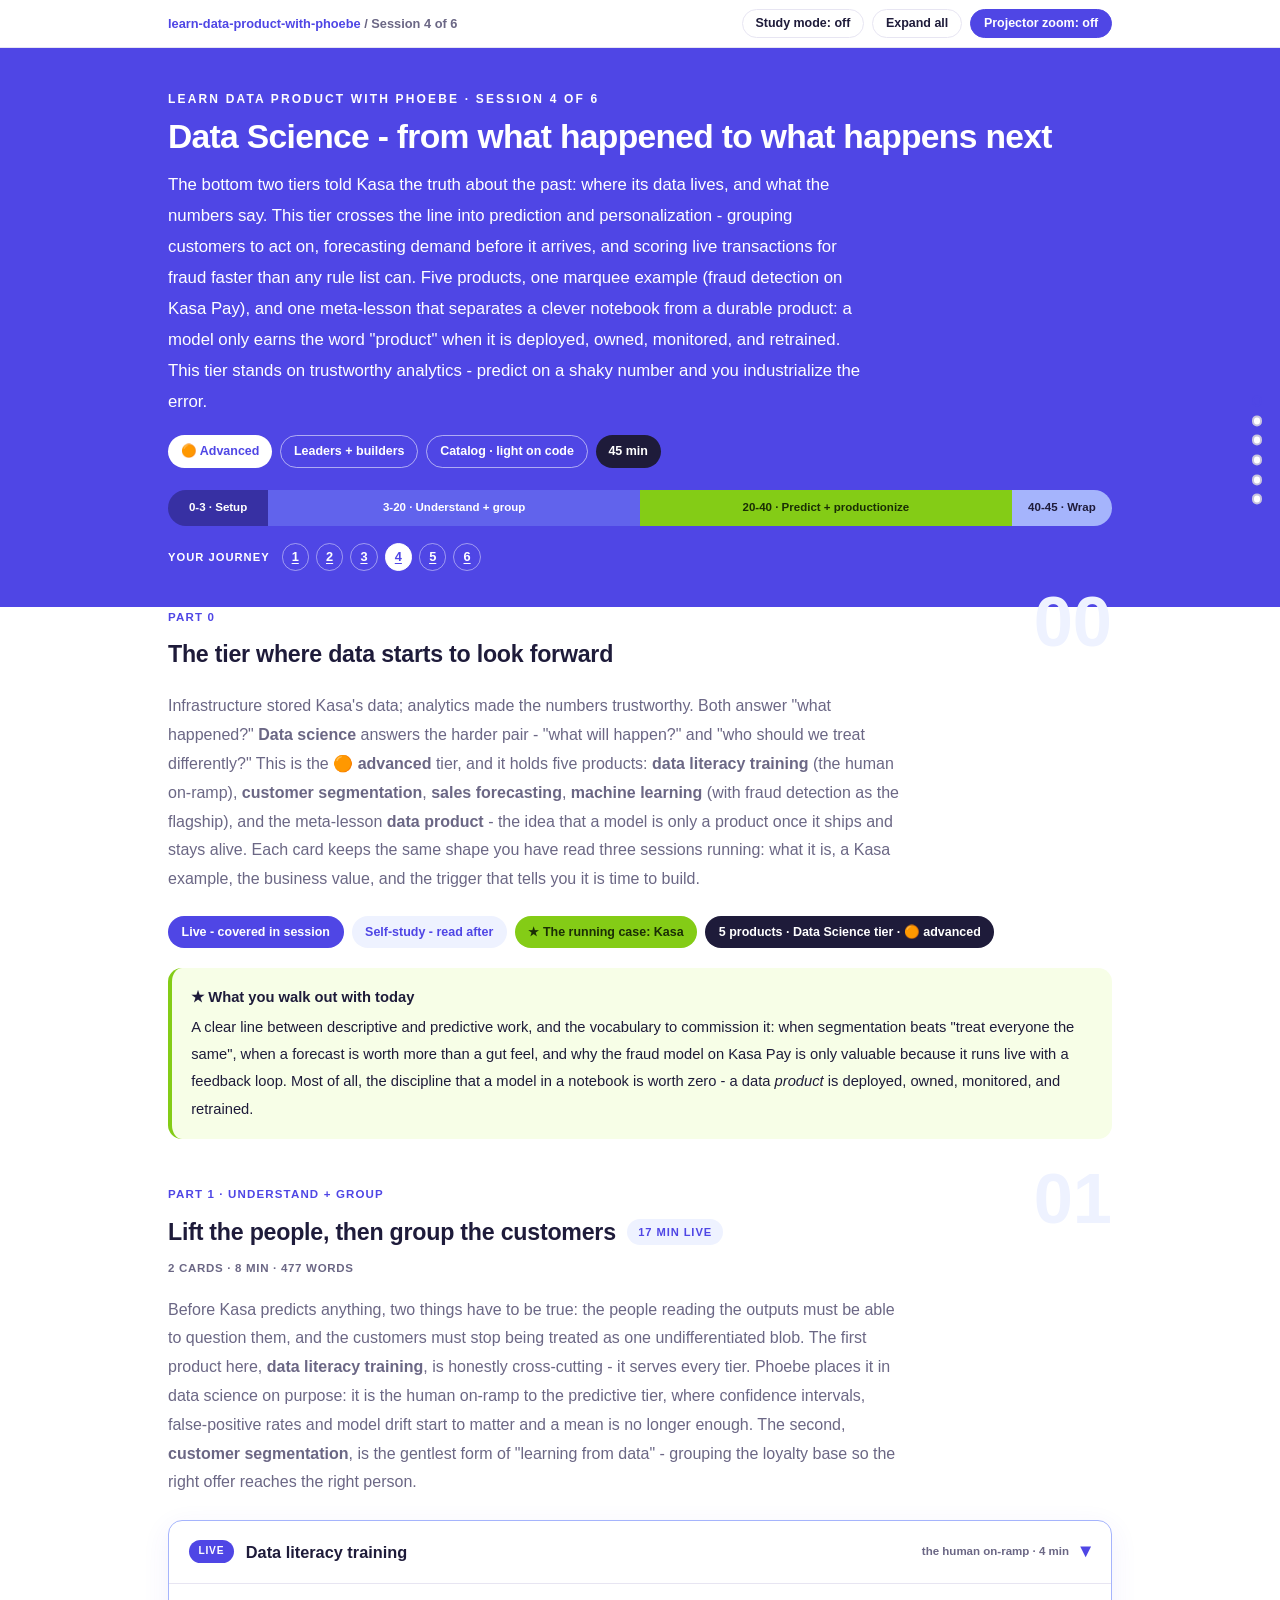
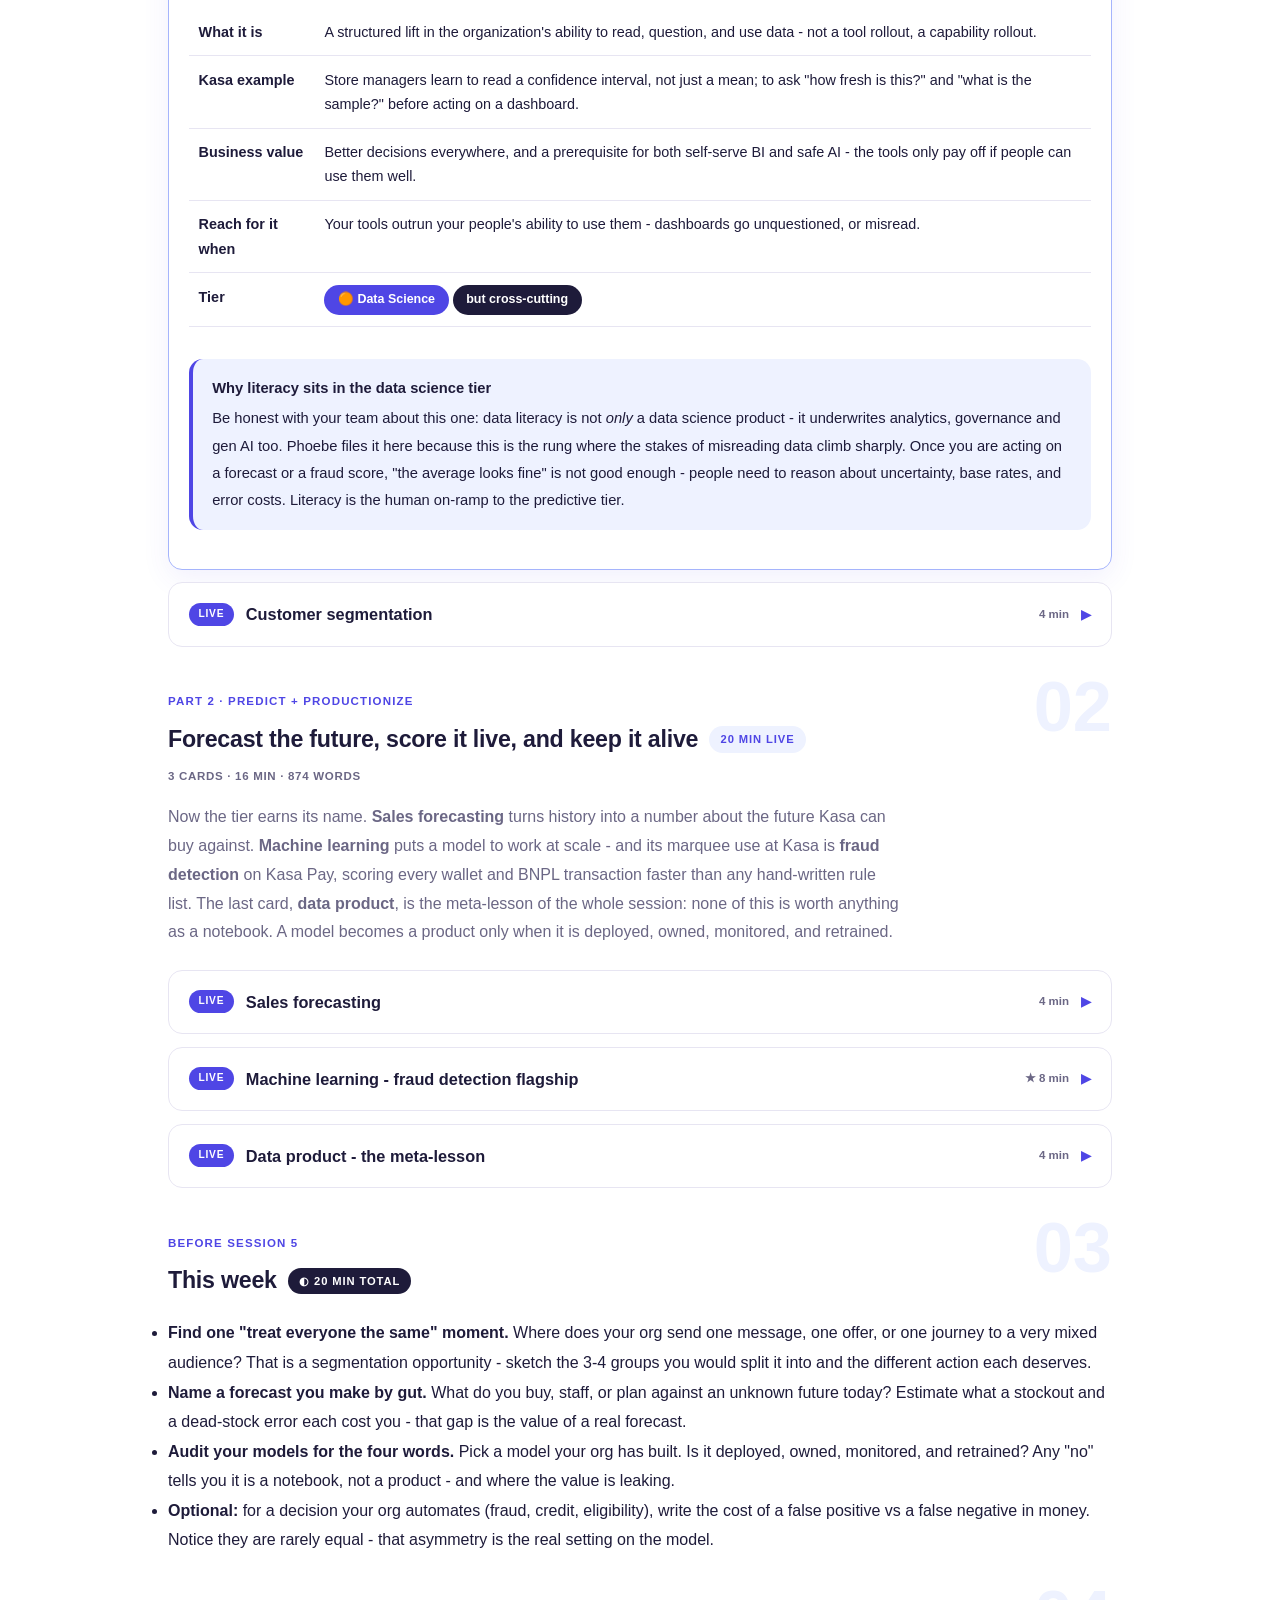
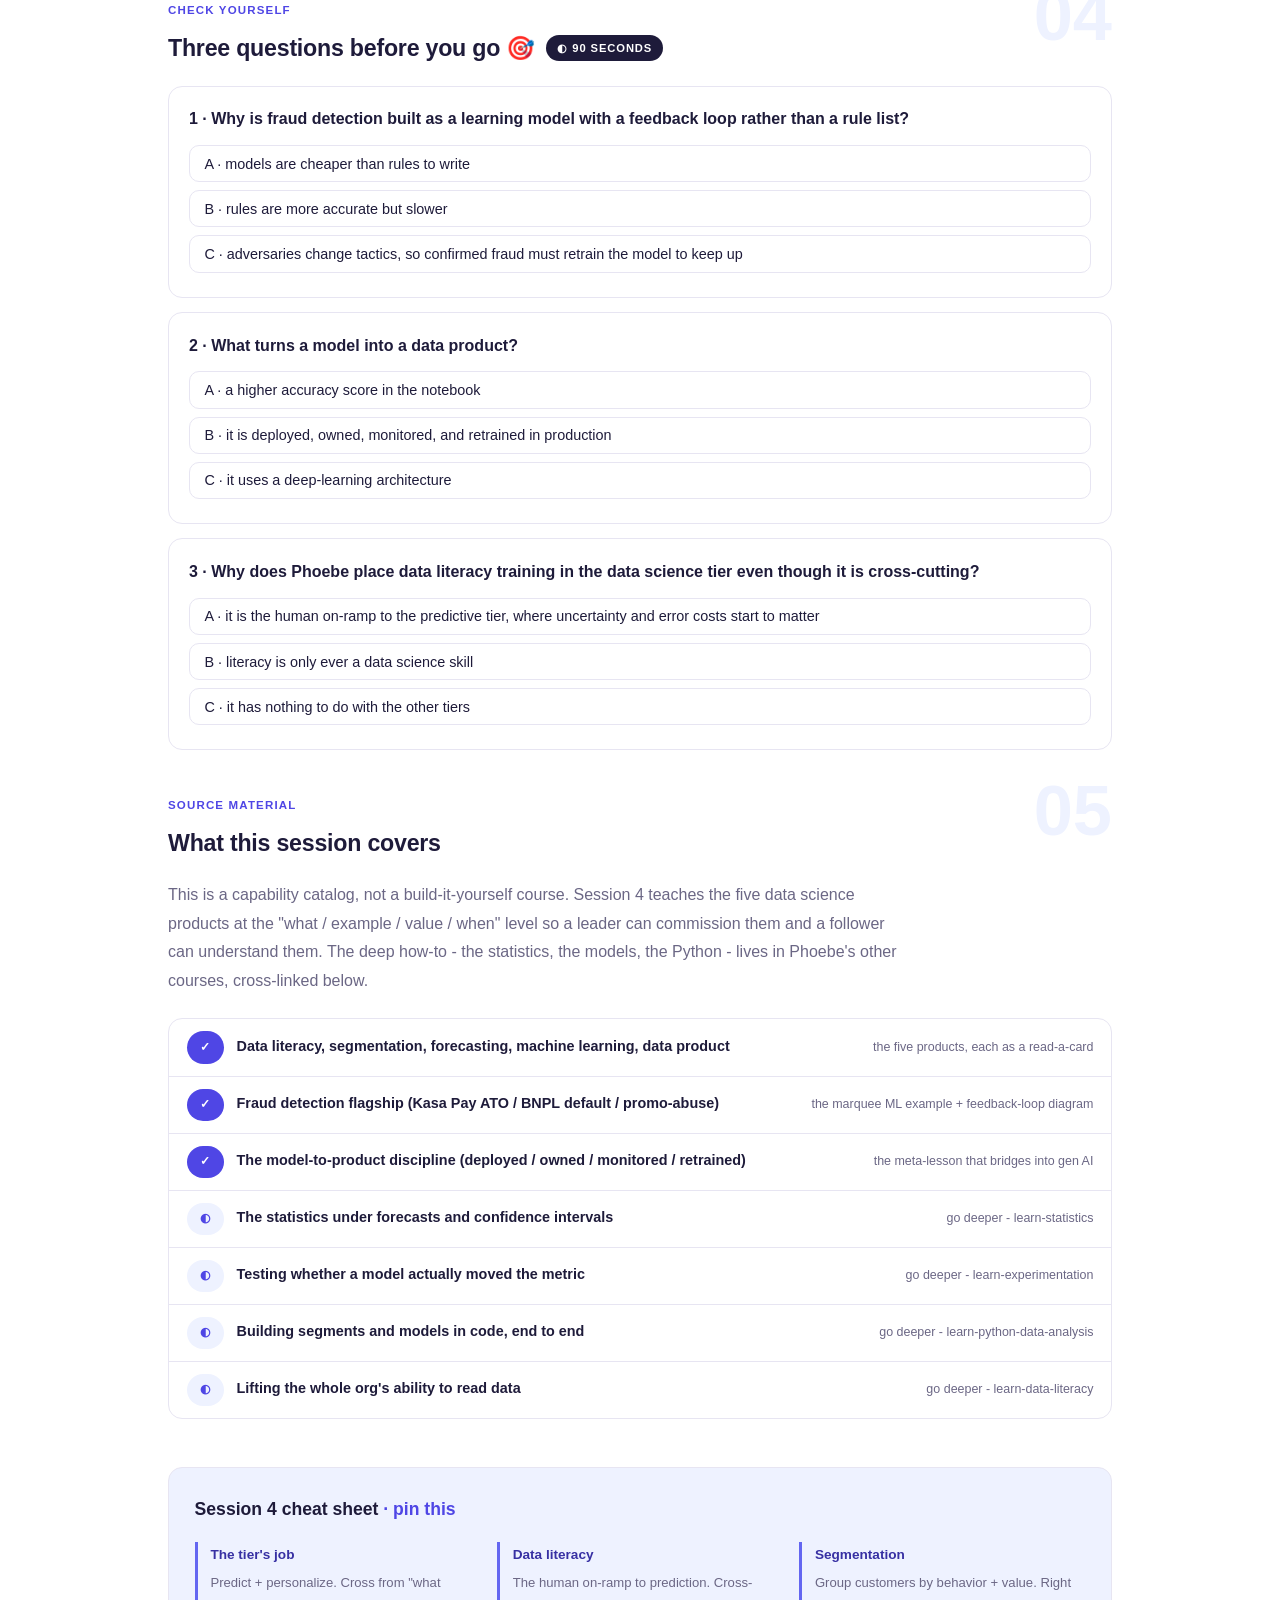
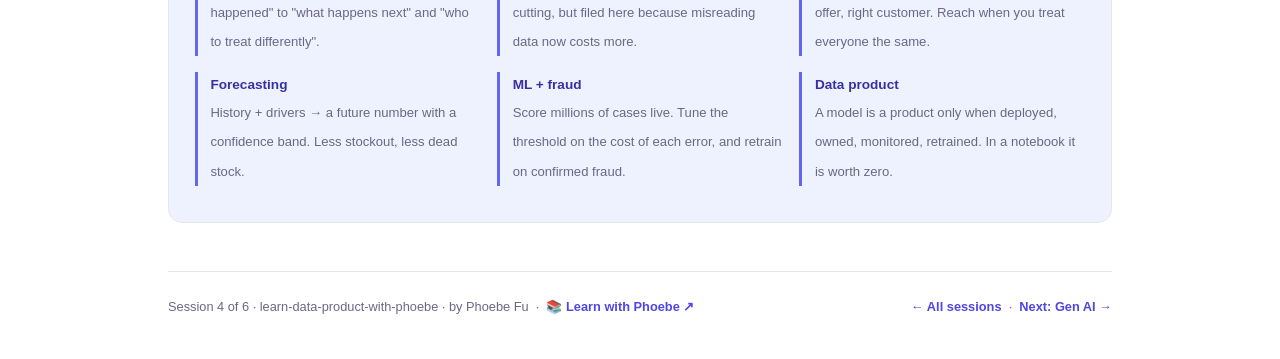
<file: courses/04-data-science.html>
<!DOCTYPE html>
<html lang="en">
<head>
<meta charset="UTF-8">
<meta name="viewport" content="width=device-width, initial-scale=1.0">
<!-- social:start -->
<meta name="description" content="Infrastructure stored Kasa&#x27;s data; analytics made the numbers trustworthy. Both answer &quot;what happened?&quot; Data science answers the harder pair - &quot;what will happen?&quot; and &quot;who should we treat...">
<meta property="og:type" content="article">
<meta property="og:site_name" content="Learn with Phoebe">
<meta property="og:title" content="Data Science - from what happened to what happens next - learn data product with phoebe">
<meta property="og:description" content="Infrastructure stored Kasa&#x27;s data; analytics made the numbers trustworthy. Both answer &quot;what happened?&quot; Data science answers the harder pair - &quot;what will happen?&quot; and &quot;who should we treat...">
<meta property="og:url" content="https://phoebefu6.github.io/learn-data-product-with-phoebe/courses/04-data-science.html">
<meta property="og:image" content="https://phoebefu6.github.io/learn-data-product-with-phoebe/assets/og-cover.png">
<meta property="og:image:width" content="1200">
<meta property="og:image:height" content="630">
<meta name="twitter:card" content="summary_large_image">
<meta name="twitter:title" content="Data Science - from what happened to what happens next - learn data product with phoebe">
<meta name="twitter:description" content="Infrastructure stored Kasa&#x27;s data; analytics made the numbers trustworthy. Both answer &quot;what happened?&quot; Data science answers the harder pair - &quot;what will happen?&quot; and &quot;who should we treat...">
<meta name="twitter:image" content="https://phoebefu6.github.io/learn-data-product-with-phoebe/assets/og-cover.png">
<!-- social:end -->
<title>Session 4 · Data Science - learn data product with phoebe</title>
<link rel="stylesheet" href="../assets/style.css?v=27">
</head>
<body>

<div class="toolbar">
  <div class="wrap">
    <span class="crumb"><a href="../index.html">learn-data-product-with-phoebe</a> / Session 4 of 6</span>
    <button class="btn" id="toggle-all" type="button">Expand all</button>
    <button class="btn primary" id="zoom-toggle" type="button">Projector zoom: off</button>
  </div>
</div>

<header class="masthead">
  <div class="wrap">
    <div class="eyebrow">Learn Data Product with Phoebe · Session 4 of 6</div>
    <h1>Data Science <span class="accent">- from what happened to what happens next</span></h1>
    <p class="sub">The bottom two tiers told Kasa the truth about the past: where its data lives, and what the numbers say. This tier crosses the line into prediction and personalization - grouping customers to act on, forecasting demand before it arrives, and scoring live transactions for fraud faster than any rule list can. Five products, one marquee example (fraud detection on Kasa Pay), and one meta-lesson that separates a clever notebook from a durable product: a model only earns the word "product" when it is deployed, owned, monitored, and retrained. This tier stands on trustworthy analytics - predict on a shaky number and you industrialize the error.</p>
    <div class="chip-row">
      <span class="chip level">🟠 Advanced</span>
      <span class="chip audience">Leaders + builders</span>
      <span class="chip audience">Catalog · light on code</span>
      <span class="chip time">45 min</span>
    </div>
    <div class="agenda">
      <span class="a1" style="flex:1">0-3 · Setup</span>
      <span class="a2" style="flex:4">3-20 · Understand + group</span>
      <span class="a3" style="flex:4">20-40 · Predict + productionize</span>
      <span class="a4" style="flex:1">40-45 · Wrap</span>
    </div>
  </div>
</header>

<main class="wrap">

  <!-- ============ INTRO ============ -->
  <section class="section" id="intro">
    <div class="section-kicker">
      <span class="klabel">Part 0</span>
      <h2>The tier where data starts to look forward</h2>
    </div>
    <p class="lede">Infrastructure stored Kasa's data; analytics made the numbers trustworthy. Both answer "what happened?" <strong>Data science</strong> answers the harder pair - "what will happen?" and "who should we treat differently?" This is the 🟠 <strong>advanced</strong> tier, and it holds five products: <strong>data literacy training</strong> (the human on-ramp), <strong>customer segmentation</strong>, <strong>sales forecasting</strong>, <strong>machine learning</strong> (with fraud detection as the flagship), and the meta-lesson <strong>data product</strong> - the idea that a model is only a product once it ships and stays alive. Each card keeps the same shape you have read three sessions running: what it is, a Kasa example, the business value, and the trigger that tells you it is time to build.</p>
    <div class="legend">
      <span class="pill solid">Live - covered in session</span>
      <span class="pill light">Self-study - read after</span>
      <span class="pill amber">★ The running case: Kasa</span>
      <span class="pill inkpill">5 products · Data Science tier · 🟠 advanced</span>
    </div>
    <div class="callout win">
      <strong>★ What you walk out with today</strong>
      A clear line between descriptive and predictive work, and the vocabulary to commission it: when segmentation beats "treat everyone the same", when a forecast is worth more than a gut feel, and why the fraud model on Kasa Pay is only valuable because it runs live with a feedback loop. Most of all, the discipline that a model in a notebook is worth zero - a data <em>product</em> is deployed, owned, monitored, and retrained.
    </div>
  </section>

  <!-- ============ PART 1: UNDERSTAND + GROUP ============ -->
  <section class="section" id="understand">
    <div class="section-kicker">
      <span class="klabel">Part 1 · understand + group</span>
      <h2>Lift the people, then group the customers <span class="tag concept">17 min live</span></h2>
    </div>
    <p class="lede">Before Kasa predicts anything, two things have to be true: the people reading the outputs must be able to question them, and the customers must stop being treated as one undifferentiated blob. The first product here, <strong>data literacy training</strong>, is honestly cross-cutting - it serves every tier. Phoebe places it in data science on purpose: it is the human on-ramp to the predictive tier, where confidence intervals, false-positive rates and model drift start to matter and a mean is no longer enough. The second, <strong>customer segmentation</strong>, is the gentlest form of "learning from data" - grouping the loyalty base so the right offer reaches the right person.</p>

    <details class="card" open>
      <summary><span class="mode live">Live</span>Data literacy training<span class="mini">the human on-ramp · 4 min</span><span class="caret">▶</span></summary>
      <div class="body">
        <table class="clean">
          <tbody>
            <tr><td><b>What it is</b></td><td>A structured lift in the organization's ability to read, question, and use data - not a tool rollout, a capability rollout.</td></tr>
            <tr><td><b>Kasa example</b></td><td>Store managers learn to read a confidence interval, not just a mean; to ask "how fresh is this?" and "what is the sample?" before acting on a dashboard.</td></tr>
            <tr><td><b>Business value</b></td><td>Better decisions everywhere, and a prerequisite for both self-serve BI and safe AI - the tools only pay off if people can use them well.</td></tr>
            <tr><td><b>Reach for it when</b></td><td>Your tools outrun your people's ability to use them - dashboards go unquestioned, or misread.</td></tr>
            <tr><td><b>Tier</b></td><td><span class="pill solid">🟠 Data Science</span> <span class="pill inkpill">but cross-cutting</span></td></tr>
          </tbody>
        </table>
        <div class="callout tip">
          <strong>Why literacy sits in the data science tier</strong>
          Be honest with your team about this one: data literacy is not <em>only</em> a data science product - it underwrites analytics, governance and gen AI too. Phoebe files it here because this is the rung where the stakes of misreading data climb sharply. Once you are acting on a forecast or a fraud score, "the average looks fine" is not good enough - people need to reason about uncertainty, base rates, and error costs. Literacy is the human on-ramp to the predictive tier.
        </div>
      </div>
    </details>

    <details class="card">
      <summary><span class="mode live">Live</span>Customer segmentation<span class="mini">4 min</span><span class="caret">▶</span></summary>
      <div class="body">
        <table class="clean">
          <tbody>
            <tr><td><b>What it is</b></td><td>Grouping customers by behavior and value so each group can be treated differently - the first honest step from "descriptive" toward "learned from data".</td></tr>
            <tr><td><b>Kasa example</b></td><td>RFM (recency, frequency, monetary) plus k-means on the loyalty base yields 6 actionable CRM segments - VIPs, regulars, at-risk, dormant, and two in between.</td></tr>
            <tr><td><b>Business value</b></td><td>Right offer, right customer, higher ROI - marketing stops spraying one message at 4M people and starts spending where it converts.</td></tr>
            <tr><td><b>Reach for it when</b></td><td>You treat all customers the same - one newsletter, one discount, one journey - and returns are flattening.</td></tr>
            <tr><td><b>Tier</b></td><td><span class="pill solid">🟠 Data Science</span></td></tr>
          </tbody>
        </table>

        <figure class="zoomable">
          <svg viewBox="0 0 880 420" xmlns="http://www.w3.org/2000/svg" role="img" aria-label="A scatter plot of customers by purchase frequency against spend, with four labeled clusters: VIPs high on both, regulars in the middle, at-risk lower, and dormant near the origin">
            <style>
              .segAx { stroke: #C7C4DE; stroke-width: 2; }
              .segLab { font: 700 12px Inter, sans-serif; fill: #1E1B3A; }
              .segTk { font: 600 11px Inter, sans-serif; fill: #6B6785; }
              .segTag { font: 800 13px Inter, sans-serif; fill: #FFFFFF; }
              .segCap { font: 600 11px Inter, sans-serif; fill: #6B6785; }
              .segN { font: 600 11px Inter, sans-serif; fill: #1E1B3A; }
            </style>
            <!-- axes -->
            <line class="segAx" x1="90" y1="40" x2="90" y2="340"/>
            <line class="segAx" x1="90" y1="340" x2="820" y2="340"/>
            <text class="segLab" x="60" y="30" transform="rotate(0 60 30)">spend →</text>
            <text class="segLab" x="740" y="378">frequency →</text>
            <text class="segTk" x="52" y="60">high</text>
            <text class="segTk" x="52" y="336">low</text>
            <text class="segTk" x="96" y="360">rare</text>
            <text class="segTk" x="770" y="360">frequent</text>
            <!-- dormant: low freq, low spend (near origin) -->
            <circle cx="150" cy="300" r="9" fill="#A5B4FC"/><circle cx="180" cy="315" r="9" fill="#A5B4FC"/>
            <circle cx="135" cy="320" r="9" fill="#A5B4FC"/><circle cx="200" cy="295" r="9" fill="#A5B4FC"/>
            <circle cx="165" cy="285" r="9" fill="#A5B4FC"/>
            <rect x="120" y="248" width="118" height="26" rx="8" fill="#A5B4FC"/><text class="segTag" x="134" y="266" style="fill:#1E1B3A">Dormant</text>
            <!-- at-risk: were spenders, now infrequent (high spend, low freq) -->
            <circle cx="200" cy="130" r="9" fill="#6366F1"/><circle cx="235" cy="150" r="9" fill="#6366F1"/>
            <circle cx="175" cy="160" r="9" fill="#6366F1"/><circle cx="250" cy="120" r="9" fill="#6366F1"/>
            <circle cx="215" cy="175" r="9" fill="#6366F1"/>
            <rect x="150" y="80" width="120" height="26" rx="8" fill="#6366F1"/><text class="segTag" x="164" y="98">At-risk</text>
            <!-- regulars: mid freq, mid spend -->
            <circle cx="470" cy="215" r="9" fill="#4F46E5"/><circle cx="500" cy="235" r="9" fill="#4F46E5"/>
            <circle cx="445" cy="240" r="9" fill="#4F46E5"/><circle cx="515" cy="205" r="9" fill="#4F46E5"/>
            <circle cx="485" cy="255" r="9" fill="#4F46E5"/><circle cx="455" cy="200" r="9" fill="#4F46E5"/>
            <rect x="430" y="160" width="120" height="26" rx="8" fill="#4F46E5"/><text class="segTag" x="444" y="178">Regulars</text>
            <!-- VIPs: high freq, high spend (top right) -->
            <circle cx="700" cy="95" r="9" fill="#3730A3"/><circle cx="735" cy="110" r="9" fill="#3730A3"/>
            <circle cx="675" cy="120" r="9" fill="#3730A3"/><circle cx="750" cy="85" r="9" fill="#3730A3"/>
            <circle cx="715" cy="135" r="9" fill="#3730A3"/>
            <rect x="660" y="48" width="110" height="26" rx="8" fill="#3730A3"/><text class="segTag" x="674" y="66">VIPs</text>
            <!-- note -->
            <rect x="90" y="386" width="14" height="14" rx="3" fill="#84CC16"/>
            <text class="segN" x="112" y="397">Same customers, four playbooks: win VIPs' loyalty, grow regulars, rescue at-risk before they leave, and win back dormant cheaply.</text>
          </svg>
          <figcaption>🔍 Click to zoom - a segmentation scatter: spend vs frequency, four groups, four different actions</figcaption>
        </figure>

        <div class="callout example">
          <span class="ex-pill">Real world</span>
          <p>Kasa was mailing the same 15%-off code to all 4M loyalty members every fortnight. Segmentation showed the VIPs did not need a discount (they buy anyway - the code just gave away margin), while the at-risk group needed a reason to return, not a coupon. Deng's 6 segments let marketing cut promo spend and lift redemption at the same time - the campaign that used to lose margin on VIPs now protects it, and win-back finally targets the people actually drifting away.</p>
        </div>
      </div>
    </details>
  </section>

  <!-- ============ PART 2: PREDICT + PRODUCTIONIZE ============ -->
  <section class="section" id="predict">
    <div class="section-kicker">
      <span class="klabel">Part 2 · predict + productionize</span>
      <h2>Forecast the future, score it live, and keep it alive <span class="tag concept">20 min live</span></h2>
    </div>
    <p class="lede">Now the tier earns its name. <strong>Sales forecasting</strong> turns history into a number about the future Kasa can buy against. <strong>Machine learning</strong> puts a model to work at scale - and its marquee use at Kasa is <strong>fraud detection</strong> on Kasa Pay, scoring every wallet and BNPL transaction faster than any hand-written rule list. The last card, <strong>data product</strong>, is the meta-lesson of the whole session: none of this is worth anything as a notebook. A model becomes a product only when it is deployed, owned, monitored, and retrained.</p>

    <details class="card">
      <summary><span class="mode live">Live</span>Sales forecasting<span class="mini">4 min</span><span class="caret">▶</span></summary>
      <div class="body">
        <table class="clean">
          <tbody>
            <tr><td><b>What it is</b></td><td>Predicting future demand or revenue from history plus drivers (seasonality, price, promotions, holidays) - a number about the future, with a stated uncertainty.</td></tr>
            <tr><td><b>Kasa example</b></td><td>A per store-SKU weekly demand forecast that feeds inventory buys across 180 stores - so the right stock lands in the right store before the week starts.</td></tr>
            <tr><td><b>Business value</b></td><td>Less stockout (lost sales) and less dead stock (tied-up cash and markdowns) at the same time - the two costs a retailer pays for guessing.</td></tr>
            <tr><td><b>Reach for it when</b></td><td>You buy or plan against an unknown future and today rely on gut feel or last year's numbers.</td></tr>
            <tr><td><b>Tier</b></td><td><span class="pill solid">🟠 Data Science</span></td></tr>
          </tbody>
        </table>
        <div class="callout example">
          <span class="ex-pill">Real world</span>
          <p>Kasa's Jakarta stores kept selling out of a hero SKU by Thursday while the same item gathered dust in Manila. The forecast, cut per store-SKU rather than nationally, exposed the mismatch: demand was regional and Kasa was buying as if it were uniform. Rebalancing buys against the forecast cut stockouts on top sellers and shrank end-of-season markdowns - the same inventory budget, aimed better. A forecast with an honest confidence band also tells the buyer <em>how much</em> safety stock to hold, not just a point guess.</p>
        </div>
      </div>
    </details>

    <details class="card">
      <summary><span class="mode live">Live</span>Machine learning - fraud detection flagship<span class="mini">★ 8 min</span><span class="caret">▶</span></summary>
      <div class="body">
        <table class="clean">
          <tbody>
            <tr><td><b>What it is</b></td><td>Models that learn patterns from data to score, classify, or rank at scale - decisions made by a system, on millions of cases, faster and more consistently than people or fixed rules.</td></tr>
            <tr><td><b>Kasa example</b></td><td>Fraud detection on Kasa Pay: a classifier scores each wallet and BNPL transaction for account-takeover, default risk, and promo-abuse - allow, hold, or deny in milliseconds. (The same toolkit also powers churn, propensity, and recommendations.)</td></tr>
            <tr><td><b>Business value</b></td><td>Block fraud without blocking good customers - a rule list either misses new attacks or freezes legitimate buyers; a model tuned on the cost of each error does both jobs better.</td></tr>
            <tr><td><b>Reach for it when</b></td><td>The hand-written rule list can no longer keep up with adversaries who change tactics faster than you can write rules.</td></tr>
            <tr><td><b>Tier</b></td><td><span class="pill solid">🟠 Data Science</span></td></tr>
          </tbody>
        </table>

        <figure class="zoomable">
          <svg viewBox="0 0 880 380" xmlns="http://www.w3.org/2000/svg" role="img" aria-label="Fraud-detection flow: a Kasa Pay transaction becomes features, is scored by a model, and routed to allow, hold, or deny; confirmed fraud loops back to retrain the model">
            <style>
              .frT { font: 700 13px Inter, sans-serif; fill: #FFFFFF; }
              .frH { font: 700 13px Inter, sans-serif; fill: #1E1B3A; }
              .frN { font: 600 11px Inter, sans-serif; fill: #6B6785; }
              .frA { stroke: #4F46E5; stroke-width: 2.5; fill: none; marker-end: url(#frAh); }
              .frLoop { stroke: #84CC16; stroke-width: 2.5; fill: none; marker-end: url(#frLh); stroke-dasharray: 6 4; }
            </style>
            <defs>
              <marker id="frAh" markerWidth="9" markerHeight="9" refX="6" refY="3" orient="auto"><path d="M0,0 L6,3 L0,6" fill="none" stroke="#4F46E5" stroke-width="1.6"/></marker>
              <marker id="frLh" markerWidth="9" markerHeight="9" refX="6" refY="3" orient="auto"><path d="M0,0 L6,3 L0,6" fill="none" stroke="#84CC16" stroke-width="1.6"/></marker>
            </defs>
            <!-- main pipeline row -->
            <rect x="24" y="70" width="150" height="52" rx="10" fill="#3730A3"/><text class="frT" x="40" y="92">Transaction</text><text class="frT" x="40" y="110" style="font-weight:600">wallet / BNPL</text>
            <rect x="214" y="70" width="150" height="52" rx="10" fill="#4F46E5"/><text class="frT" x="230" y="92">Features</text><text class="frT" x="230" y="110" style="font-weight:600">device, velocity, geo</text>
            <rect x="404" y="70" width="150" height="52" rx="10" fill="#6366F1"/><text class="frT" x="420" y="92">Model</text><text class="frT" x="420" y="110" style="font-weight:600">risk score 0-1</text>
            <path class="frA" d="M176,96 L212,96"/>
            <path class="frA" d="M366,96 L402,96"/>
            <!-- decision fan-out -->
            <rect x="600" y="24" width="200" height="44" rx="10" fill="#84CC16"/><text class="frH" x="616" y="51" style="fill:#1A2E05">Allow - low score</text>
            <rect x="600" y="74" width="200" height="44" rx="10" fill="#A5B4FC"/><text class="frH" x="616" y="101">Hold - review / step-up auth</text>
            <rect x="600" y="124" width="200" height="44" rx="10" fill="#3730A3"/><text class="frT" x="616" y="151">Deny - high score</text>
            <path class="frA" d="M556,90 L598,50"/>
            <path class="frA" d="M556,96 L598,96"/>
            <path class="frA" d="M556,102 L598,142"/>
            <text class="frN" x="404" y="200">decision routes by the cost of each error,</text>
            <text class="frN" x="404" y="215">not one fixed cutoff</text>
            <!-- feedback loop -->
            <rect x="404" y="250" width="200" height="52" rx="10" fill="#EEF2FF"/><text class="frH" x="420" y="272">Confirmed fraud</text><text class="frN" x="420" y="290" style="fill:#1E1B3A">chargebacks, analyst labels</text>
            <rect x="150" y="250" width="180" height="52" rx="10" fill="#1E1B3A"/><text class="frT" x="166" y="272">Retrain</text><text class="frT" x="166" y="290" style="font-weight:600">new labels → new model</text>
            <path class="frLoop" d="M700,170 L700,276 L606,276"/>
            <path class="frLoop" d="M402,276 L332,276"/>
            <path class="frLoop" d="M240,248 L240,184 C240,150 430,170 430,125"/>
            <!-- note -->
            <rect x="24" y="336" width="14" height="14" rx="3" fill="#84CC16"/>
            <text class="frN" x="46" y="347" style="fill:#1E1B3A">The loop is the product. Adversaries keep changing tactics, so confirmed fraud feeds back to retrain - a model that stops learning goes stale.</text>
          </svg>
          <figcaption>🔍 Click to zoom - the fraud-detection flow: transaction to features to model to decision, with a retraining feedback loop</figcaption>
        </figure>

        <div class="callout example">
          <span class="ex-pill">Real world</span>
          <p>Kasa Pay's fraud started as three problems at once: <strong>account-takeover</strong> (stolen logins draining wallets), <strong>BNPL default</strong> (buy-now-never-pay), and <strong>promo-abuse</strong> (rings farming sign-up credit with fake accounts). The old defense was a rule list the risk team edited by hand - and every time they patched one hole, the attackers found another. A single scored model reads device fingerprint, spend velocity, and account history together, catching combinations no single rule would. The decisive move was the <em>loop</em>: confirmed chargebacks and analyst labels flow back weekly to retrain, so Kasa Pay adapts as fast as its adversaries. Blocking fraud without freezing good customers is the whole game - and it is only winnable with a model that keeps learning.</p>
        </div>
        <div class="callout tip">
          <strong>The error you tune matters more than the model you pick</strong>
          A fraud model has two ways to be wrong: wave through a fraudster (false negative) or freeze a real customer (false positive). Those cost different amounts, so the "allow / hold / deny" thresholds are a business decision, not a technical default. Leaders should ask for the confusion matrix in money, not the accuracy score.
        </div>
      </div>
    </details>

    <details class="card">
      <summary><span class="mode live">Live</span>Data product - the meta-lesson<span class="mini">4 min</span><span class="caret">▶</span></summary>
      <div class="body">
        <table class="clean">
          <tbody>
            <tr><td><b>What it is</b></td><td>The discipline that a model becomes a <em>product</em> only when it is deployed, owned, monitored, and retrained - not when it scores well in a notebook once.</td></tr>
            <tr><td><b>Kasa example</b></td><td>The fraud score served live behind Kasa Pay checkout - with an owner (the risk team), monitoring on score drift and decision rates, and a scheduled retrain on fresh labels.</td></tr>
            <tr><td><b>Business value</b></td><td>Durable value that compounds over years, versus a one-off model that impressed in a demo and then quietly rotted or never shipped at all.</td></tr>
            <tr><td><b>Reach for it when</b></td><td>A model needs to run in production, reliably, for years - the moment it stops being a study and starts being infrastructure.</td></tr>
            <tr><td><b>Tier</b></td><td><span class="pill solid">🟠 Data Science</span></td></tr>
          </tbody>
        </table>
        <div class="callout tip">
          <strong>The four words, again</strong>
          Session 1 said a data product is built, owned, and maintained. This card is that lesson for models specifically. <strong>Deployed</strong> - it runs where the decision happens, not in a notebook. <strong>Owned</strong> - a named team is paged when it misbehaves. <strong>Monitored</strong> - someone watches for drift, not just launch-day accuracy. <strong>Retrained</strong> - it learns from new data on a schedule. A brilliant model missing any one of these is worth zero. This is where data science meets the engineering rigor of the lower tiers, and it is the bridge into the gen-AI tier next session, where agents act on data live and the same discipline gets even sharper teeth.
        </div>
      </div>
    </details>
  </section>

  <!-- ============ HOMEWORK ============ -->
  <section class="section" id="exercise">
    <div class="section-kicker">
      <span class="klabel">Before Session 5</span>
      <h2>This week <span class="tag exercise">◐ 20 min total</span></h2>
    </div>
    <ul>
      <li><strong>Find one "treat everyone the same" moment.</strong> Where does your org send one message, one offer, or one journey to a very mixed audience? That is a segmentation opportunity - sketch the 3-4 groups you would split it into and the different action each deserves.</li>
      <li><strong>Name a forecast you make by gut.</strong> What do you buy, staff, or plan against an unknown future today? Estimate what a stockout and a dead-stock error each cost you - that gap is the value of a real forecast.</li>
      <li><strong>Audit your models for the four words.</strong> Pick a model your org has built. Is it deployed, owned, monitored, and retrained? Any "no" tells you it is a notebook, not a product - and where the value is leaking.</li>
      <li><strong>Optional:</strong> for a decision your org automates (fraud, credit, eligibility), write the cost of a false positive vs a false negative in money. Notice they are rarely equal - that asymmetry is the real setting on the model.</li>
    </ul>
  </section>

  <!-- ============ QUIZ ============ -->
  <section class="section" id="quiz">
    <div class="section-kicker">
      <span class="klabel">Check yourself</span>
      <h2>Three questions before you go 🎯 <span class="tag exercise">◐ 90 seconds</span></h2>
    </div>
    <div class="quiz-q" data-answer="2">
      <p class="qtext">1 · Why is fraud detection built as a learning model with a feedback loop rather than a rule list?</p>
      <button class="qopt" type="button">A · models are cheaper than rules to write</button>
      <button class="qopt" type="button">B · rules are more accurate but slower</button>
      <button class="qopt" type="button">C · adversaries change tactics, so confirmed fraud must retrain the model to keep up</button>
      <p class="qwhy">A hand-written rule list is patched one hole at a time and always trails the attackers. A scored model reads many signals together, and the retraining loop - confirmed fraud feeding back - lets it adapt as fast as the fraud does. The loop is the product.</p>
    </div>
    <div class="quiz-q" data-answer="1">
      <p class="qtext">2 · What turns a model into a data product?</p>
      <button class="qopt" type="button">A · a higher accuracy score in the notebook</button>
      <button class="qopt" type="button">B · it is deployed, owned, monitored, and retrained in production</button>
      <button class="qopt" type="button">C · it uses a deep-learning architecture</button>
      <p class="qwhy">A brilliant model that lives in a notebook is worth zero. It earns the word "product" only when it runs where the decision happens, has an owner who gets paged, is watched for drift, and learns from new data on a schedule.</p>
    </div>
    <div class="quiz-q" data-answer="0">
      <p class="qtext">3 · Why does Phoebe place data literacy training in the data science tier even though it is cross-cutting?</p>
      <button class="qopt" type="button">A · it is the human on-ramp to the predictive tier, where uncertainty and error costs start to matter</button>
      <button class="qopt" type="button">B · literacy is only ever a data science skill</button>
      <button class="qopt" type="button">C · it has nothing to do with the other tiers</button>
      <p class="qwhy">Literacy underwrites every tier, but this is the rung where the stakes of misreading data climb sharply - acting on a forecast or a fraud score demands reasoning about confidence, base rates, and the cost of being wrong. It is the human on-ramp to prediction.</p>
    </div>
    <p class="quiz-score"></p>
  </section>

  <!-- ============ OFFICIAL SOURCES ============ -->
  <section class="section" id="official">
    <div class="section-kicker">
      <span class="klabel">Source material</span>
      <h2>What this session covers</h2>
    </div>
    <p class="lede">This is a capability catalog, not a build-it-yourself course. Session 4 teaches the five data science products at the "what / example / value / when" level so a leader can commission them and a follower can understand them. The deep how-to - the statistics, the models, the Python - lives in Phoebe's other courses, cross-linked below.</p>
    <div class="covered">
      <div class="covered-row"><span class="status pill solid">✓</span><span class="name">Data literacy, segmentation, forecasting, machine learning, data product</span><span class="note">the five products, each as a read-a-card</span></div>
      <div class="covered-row"><span class="status pill solid">✓</span><span class="name">Fraud detection flagship (Kasa Pay ATO / BNPL default / promo-abuse)</span><span class="note">the marquee ML example + feedback-loop diagram</span></div>
      <div class="covered-row"><span class="status pill solid">✓</span><span class="name">The model-to-product discipline (deployed / owned / monitored / retrained)</span><span class="note">the meta-lesson that bridges into gen AI</span></div>
      <div class="covered-row"><span class="status pill light">◐</span><span class="name">The statistics under forecasts and confidence intervals</span><span class="note">go deeper - learn-statistics</span></div>
      <div class="covered-row"><span class="status pill light">◐</span><span class="name">Testing whether a model actually moved the metric</span><span class="note">go deeper - learn-experimentation</span></div>
      <div class="covered-row"><span class="status pill light">◐</span><span class="name">Building segments and models in code, end to end</span><span class="note">go deeper - learn-python-data-analysis</span></div>
      <div class="covered-row"><span class="status pill light">◐</span><span class="name">Lifting the whole org's ability to read data</span><span class="note">go deeper - learn-data-literacy</span></div>
    </div>
  </section>

  <!-- ============ CHEAT SHEET ============ -->
  <section class="cheat" id="cheatsheet">
    <h3>Session 4 cheat sheet <span>· pin this</span></h3>
    <div class="grid-2">
      <div class="cheat-item"><b>The tier's job</b><span>Predict + personalize. Cross from "what happened" to "what happens next" and "who to treat differently".</span></div>
      <div class="cheat-item"><b>Data literacy</b><span>The human on-ramp to prediction. Cross-cutting, but filed here because misreading data now costs more.</span></div>
      <div class="cheat-item"><b>Segmentation</b><span>Group customers by behavior + value. Right offer, right customer. Reach when you treat everyone the same.</span></div>
      <div class="cheat-item"><b>Forecasting</b><span>History + drivers → a future number with a confidence band. Less stockout, less dead stock.</span></div>
      <div class="cheat-item"><b>ML + fraud</b><span>Score millions of cases live. Tune the threshold on the cost of each error, and retrain on confirmed fraud.</span></div>
      <div class="cheat-item"><b>Data product</b><span>A model is a product only when deployed, owned, monitored, retrained. In a notebook it is worth zero.</span></div>
    </div>
  </section>

  <footer class="pagefoot">
    <span>Session 4 of 6 · learn-data-product-with-phoebe · by Phoebe Fu &nbsp;·&nbsp; 📚 <a href="https://phoebefu6.github.io/learn-with-phoebe/">Learn with Phoebe ↗</a></span>
    <span><a href="../index.html">← All sessions</a> &nbsp;·&nbsp; <a href="05-gen-ai.html">Next: Gen AI →</a></span>
  </footer>

</main>

<script src="../assets/app.js?v=25"></script>
</body>
</html>
</file>
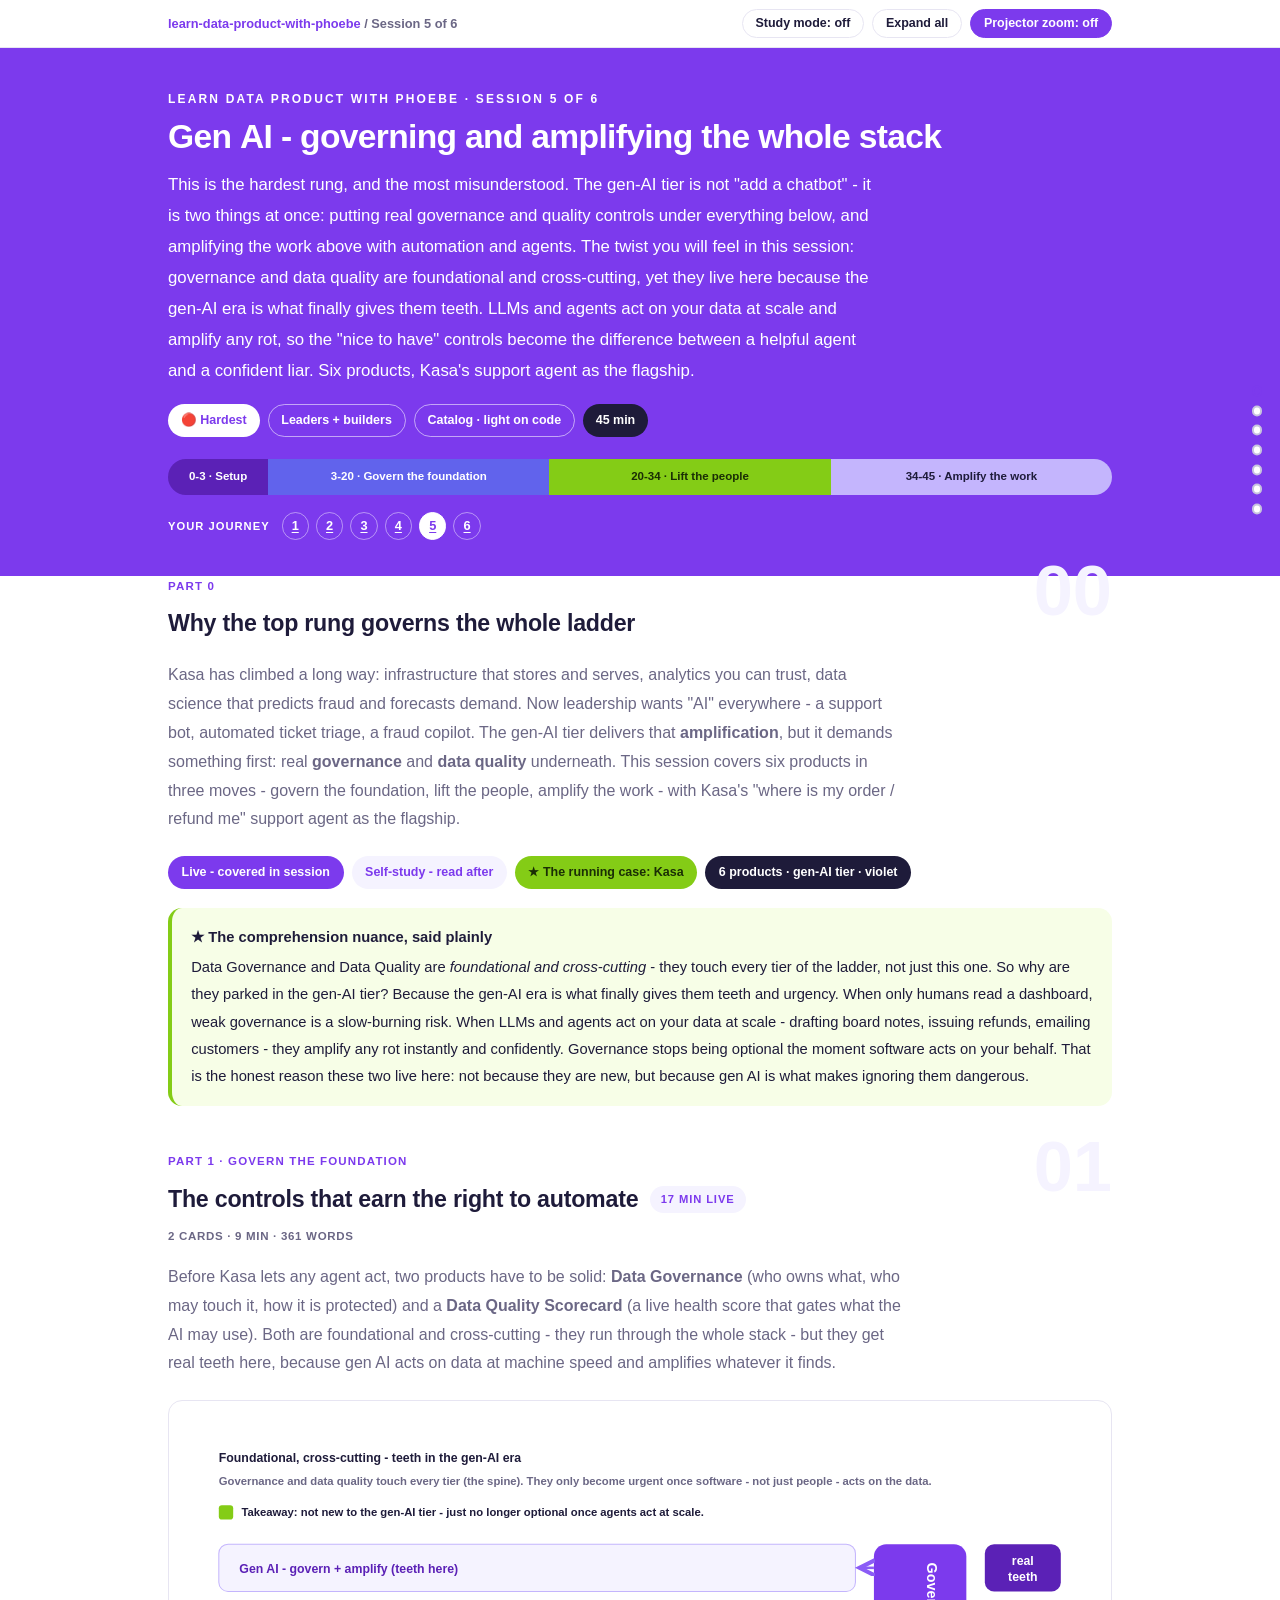
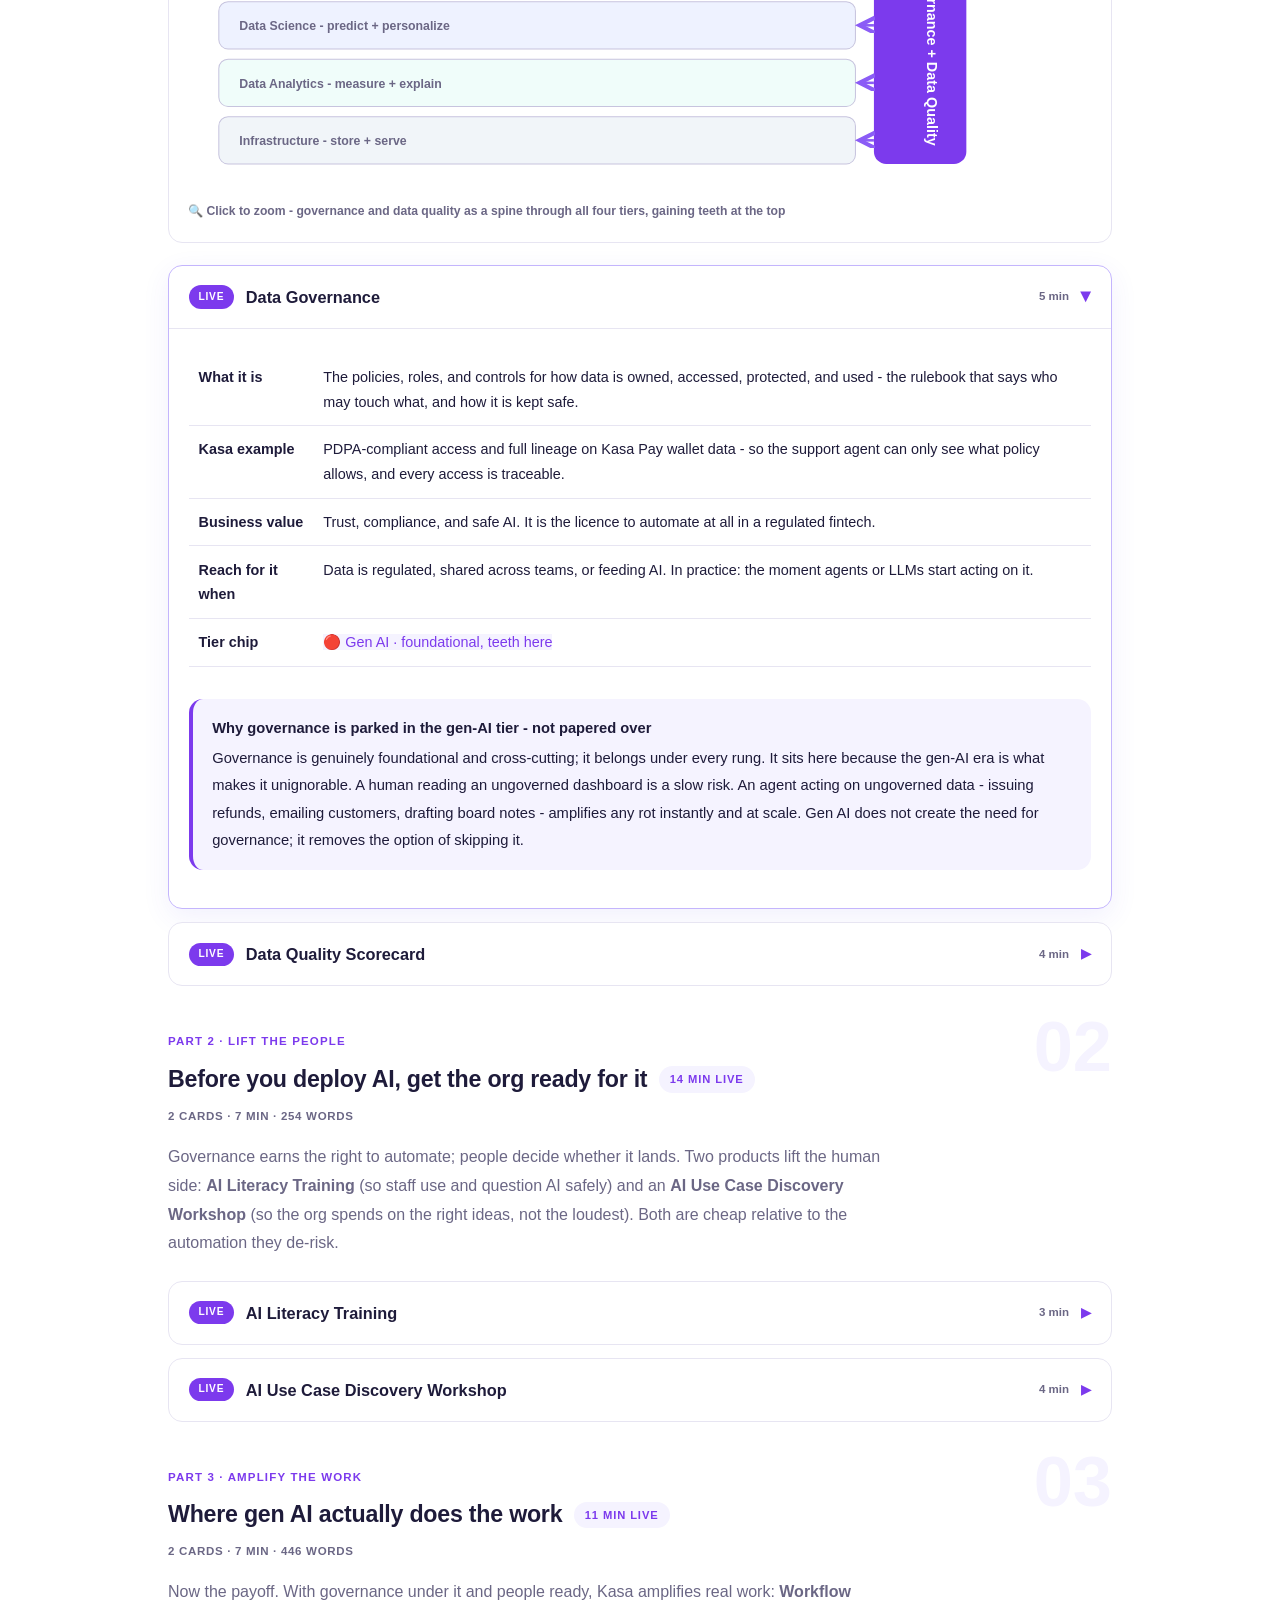
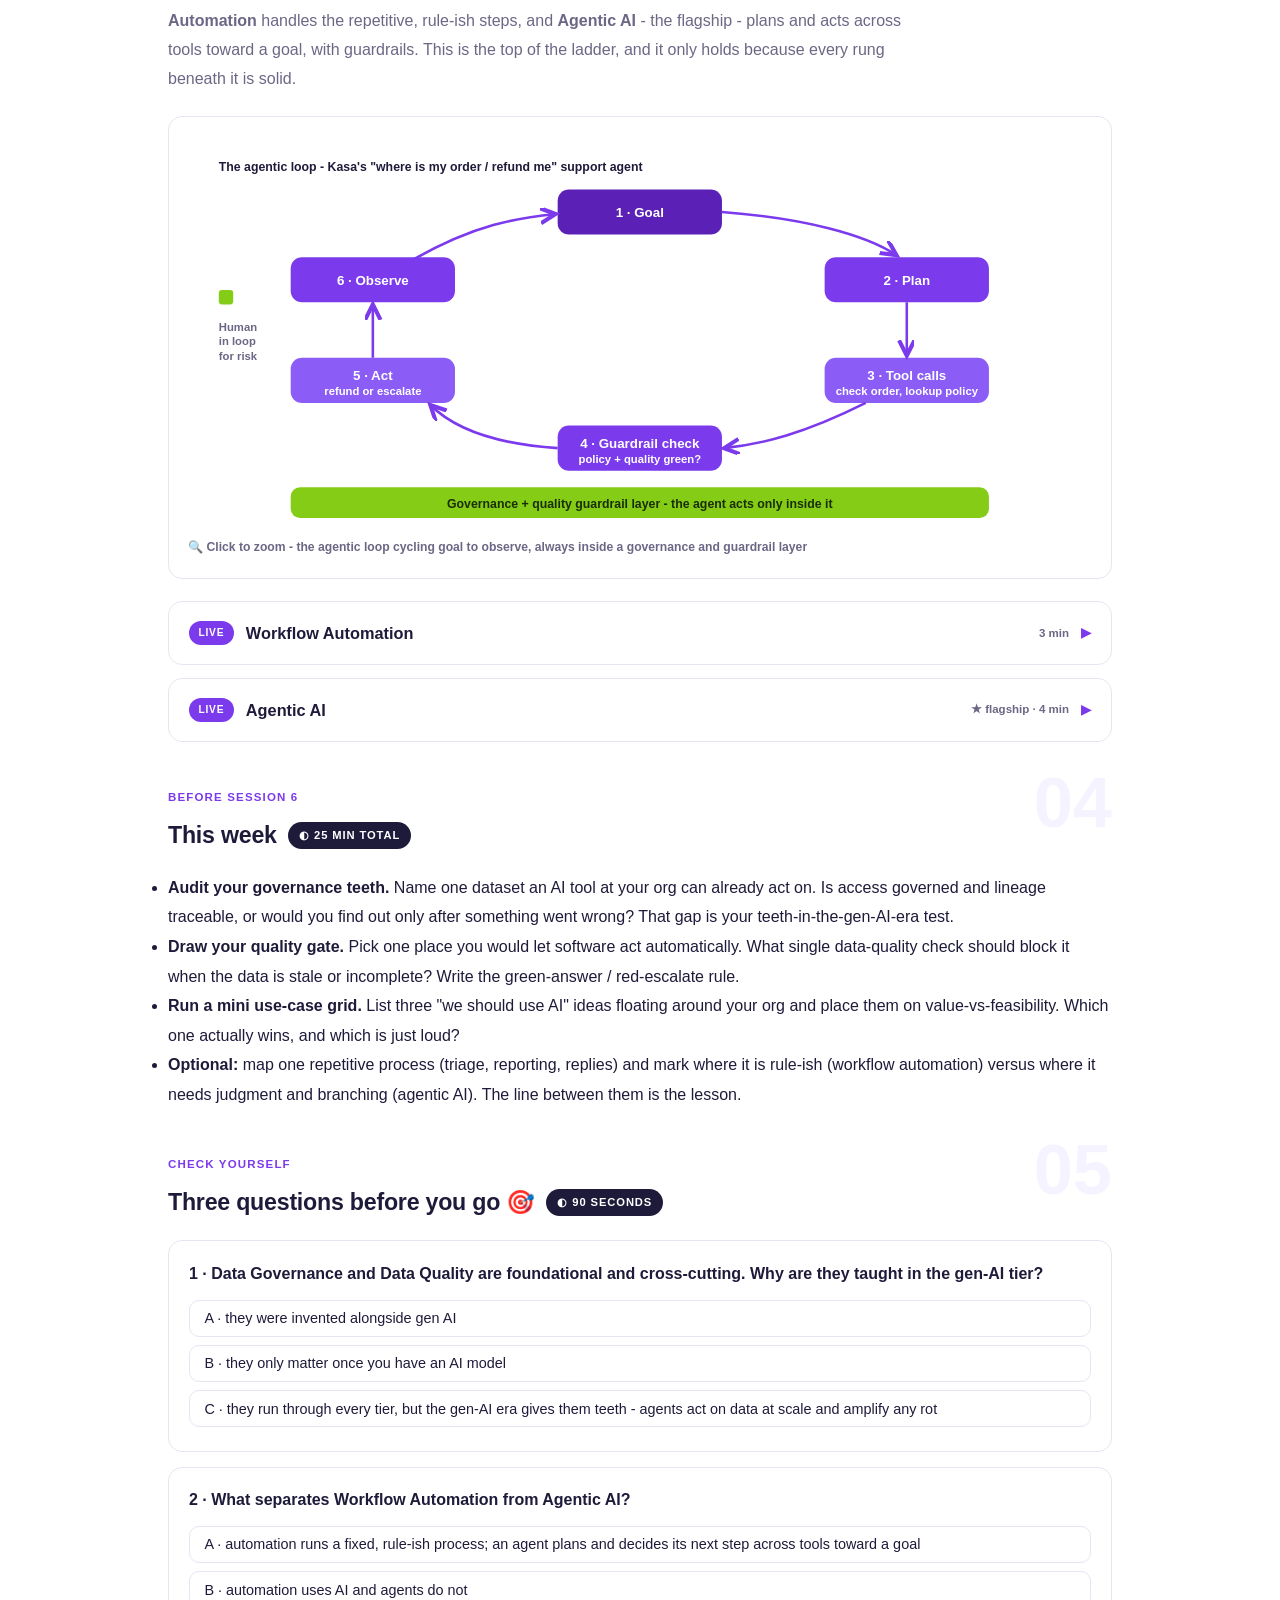
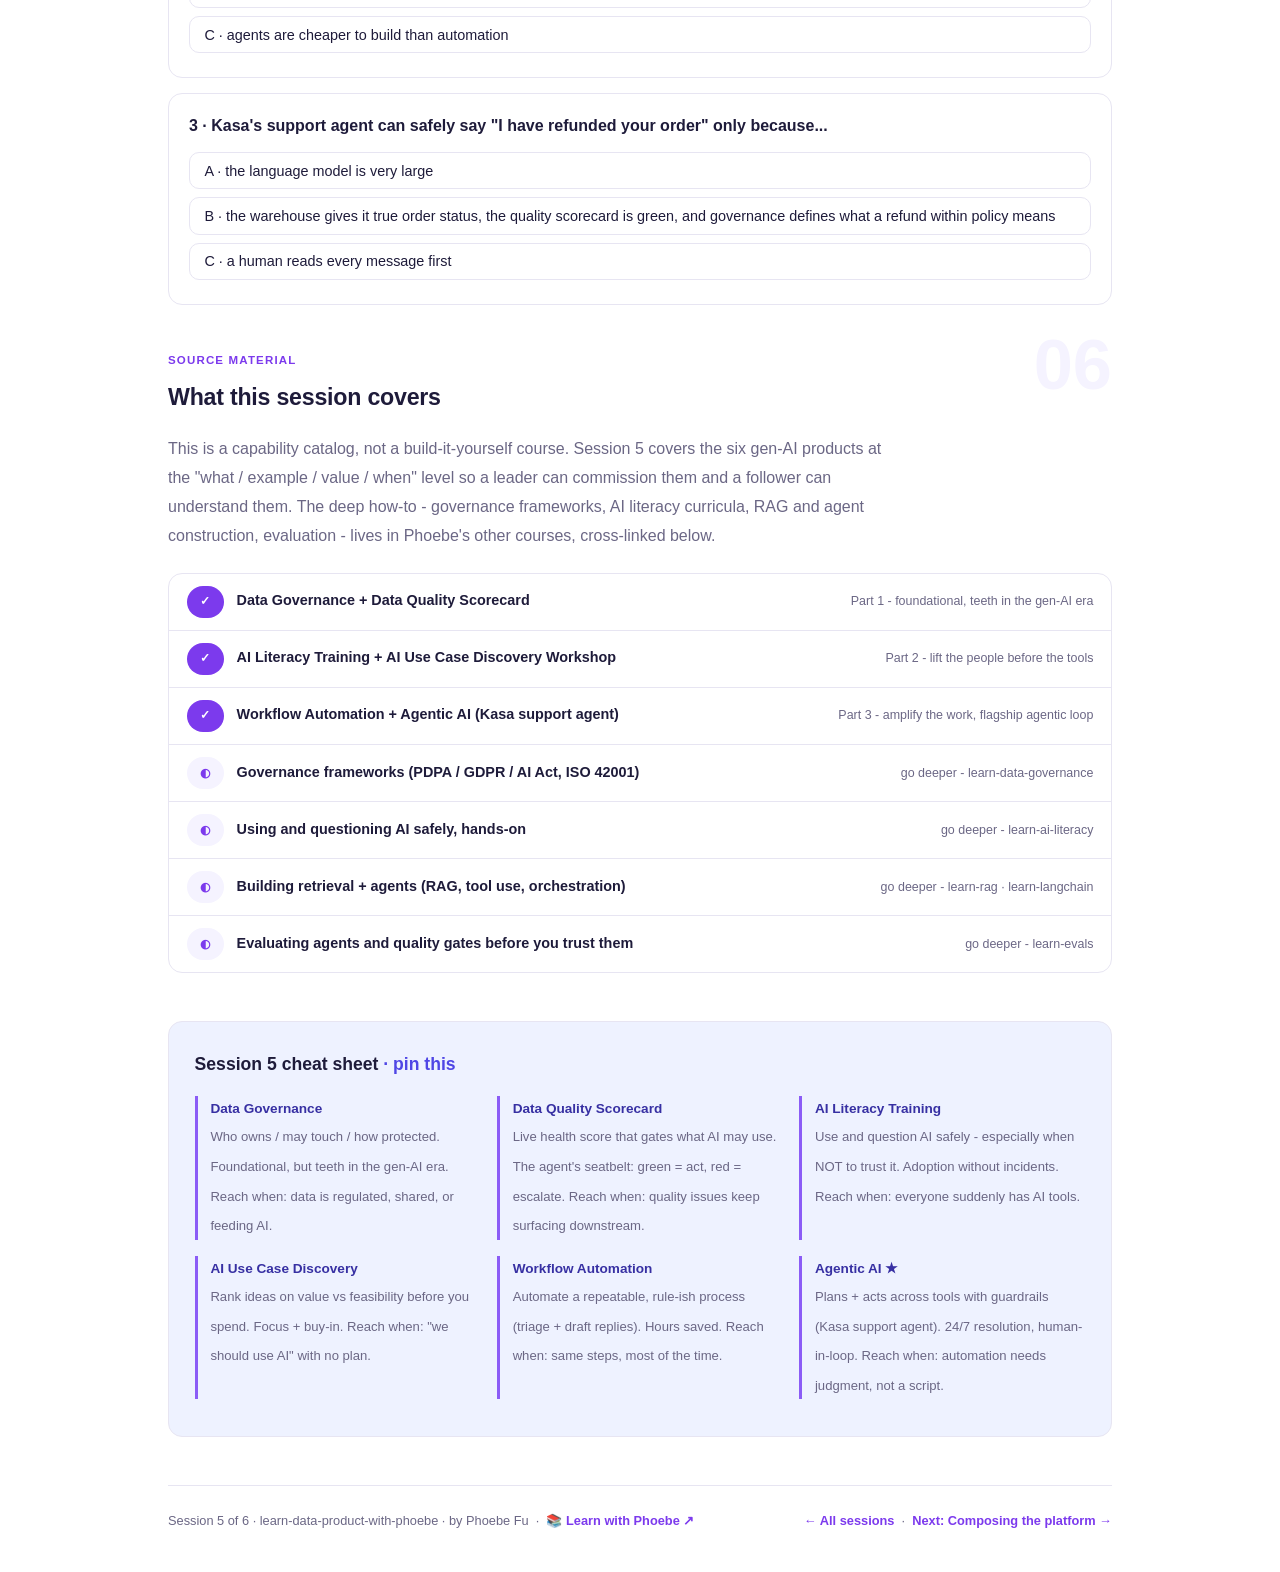
<file: courses/05-gen-ai.html>
<!DOCTYPE html>
<html lang="en">
<head>
<meta charset="UTF-8">
<meta name="viewport" content="width=device-width, initial-scale=1.0">
<!-- social:start -->
<meta name="description" content="Kasa has climbed a long way: infrastructure that stores and serves, analytics you can trust, data science that predicts fraud and forecasts demand. Now leadership wants &quot;AI&quot; everywhere - a...">
<meta property="og:type" content="article">
<meta property="og:site_name" content="Learn with Phoebe">
<meta property="og:title" content="Gen AI - governing and amplifying the whole stack - learn data product with phoebe">
<meta property="og:description" content="Kasa has climbed a long way: infrastructure that stores and serves, analytics you can trust, data science that predicts fraud and forecasts demand. Now leadership wants &quot;AI&quot; everywhere - a...">
<meta property="og:url" content="https://phoebefu6.github.io/learn-data-product-with-phoebe/courses/05-gen-ai.html">
<meta property="og:image" content="https://phoebefu6.github.io/learn-data-product-with-phoebe/assets/og-cover.png">
<meta property="og:image:width" content="1200">
<meta property="og:image:height" content="630">
<meta name="twitter:card" content="summary_large_image">
<meta name="twitter:title" content="Gen AI - governing and amplifying the whole stack - learn data product with phoebe">
<meta name="twitter:description" content="Kasa has climbed a long way: infrastructure that stores and serves, analytics you can trust, data science that predicts fraud and forecasts demand. Now leadership wants &quot;AI&quot; everywhere - a...">
<meta name="twitter:image" content="https://phoebefu6.github.io/learn-data-product-with-phoebe/assets/og-cover.png">
<!-- social:end -->
<title>Session 5 · Gen AI - learn data product with phoebe</title>
<link rel="stylesheet" href="../assets/style.css?v=27">
<style>
  :root{ --indigo:#7C3AED; --indigo-deep:#5B21B6; --indigo-mid:#8B5CF6; --indigo-soft:#C4B5FD; --indigo-50:#F5F3FF; }
</style>
</head>
<body>

<div class="toolbar">
  <div class="wrap">
    <span class="crumb"><a href="../index.html">learn-data-product-with-phoebe</a> / Session 5 of 6</span>
    <button class="btn" id="toggle-all" type="button">Expand all</button>
    <button class="btn primary" id="zoom-toggle" type="button">Projector zoom: off</button>
  </div>
</div>

<header class="masthead">
  <div class="wrap">
    <div class="eyebrow">Learn Data Product with Phoebe · Session 5 of 6</div>
    <h1>Gen AI <span class="accent">- governing and amplifying the whole stack</span></h1>
    <p class="sub">This is the hardest rung, and the most misunderstood. The gen-AI tier is not "add a chatbot" - it is two things at once: putting real governance and quality controls under everything below, and amplifying the work above with automation and agents. The twist you will feel in this session: governance and data quality are foundational and cross-cutting, yet they live here because the gen-AI era is what finally gives them teeth. LLMs and agents act on your data at scale and amplify any rot, so the "nice to have" controls become the difference between a helpful agent and a confident liar. Six products, Kasa's support agent as the flagship.</p>
    <div class="chip-row">
      <span class="chip level">🔴 Hardest</span>
      <span class="chip audience">Leaders + builders</span>
      <span class="chip audience">Catalog · light on code</span>
      <span class="chip time">45 min</span>
    </div>
    <div class="agenda">
      <span class="a1" style="flex:1">0-3 · Setup</span>
      <span class="a2" style="flex:3">3-20 · Govern the foundation</span>
      <span class="a3" style="flex:3">20-34 · Lift the people</span>
      <span class="a4" style="flex:3">34-45 · Amplify the work</span>
    </div>
  </div>
</header>

<main class="wrap">

  <!-- ============ INTRO ============ -->
  <section class="section" id="intro">
    <div class="section-kicker">
      <span class="klabel">Part 0</span>
      <h2>Why the top rung governs the whole ladder</h2>
    </div>
    <p class="lede">Kasa has climbed a long way: infrastructure that stores and serves, analytics you can trust, data science that predicts fraud and forecasts demand. Now leadership wants "AI" everywhere - a support bot, automated ticket triage, a fraud copilot. The gen-AI tier delivers that <strong>amplification</strong>, but it demands something first: real <strong>governance</strong> and <strong>data quality</strong> underneath. This session covers six products in three moves - govern the foundation, lift the people, amplify the work - with Kasa's "where is my order / refund me" support agent as the flagship.</p>
    <div class="legend">
      <span class="pill solid">Live - covered in session</span>
      <span class="pill light">Self-study - read after</span>
      <span class="pill amber">★ The running case: Kasa</span>
      <span class="pill inkpill">6 products · gen-AI tier · violet</span>
    </div>
    <div class="callout win">
      <strong>★ The comprehension nuance, said plainly</strong>
      Data Governance and Data Quality are <em>foundational and cross-cutting</em> - they touch every tier of the ladder, not just this one. So why are they parked in the gen-AI tier? Because the gen-AI era is what finally gives them teeth and urgency. When only humans read a dashboard, weak governance is a slow-burning risk. When LLMs and agents act on your data at scale - drafting board notes, issuing refunds, emailing customers - they amplify any rot instantly and confidently. Governance stops being optional the moment software acts on your behalf. That is the honest reason these two live here: not because they are new, but because gen AI is what makes ignoring them dangerous.
    </div>
  </section>

  <!-- ============ PART 1: GOVERN THE FOUNDATION ============ -->
  <section class="section" id="govern">
    <div class="section-kicker">
      <span class="klabel">Part 1 · govern the foundation</span>
      <h2>The controls that earn the right to automate <span class="tag concept">17 min live</span></h2>
    </div>
    <p class="lede">Before Kasa lets any agent act, two products have to be solid: <strong>Data Governance</strong> (who owns what, who may touch it, how it is protected) and a <strong>Data Quality Scorecard</strong> (a live health score that gates what the AI may use). Both are foundational and cross-cutting - they run through the whole stack - but they get real teeth here, because gen AI acts on data at machine speed and amplifies whatever it finds.</p>

    <figure class="zoomable">
      <svg viewBox="0 0 880 360" xmlns="http://www.w3.org/2000/svg" role="img" aria-label="Governance and data quality run as a vertical spine through all four maturity tiers, shown as faint horizontal bars, gaining teeth in the gen-AI era at the top">
        <style>
          .gsT { font: 800 14px Inter, sans-serif; fill: #FFFFFF; }
          .gsB { font: 600 12px Inter, sans-serif; fill: #6B6785; }
          .gsL { font: 700 12px Inter, sans-serif; fill: #1E1B3A; }
          .gsN { font: 600 11px Inter, sans-serif; fill: #6B6785; }
          .gsG { font: 800 12px Inter, sans-serif; fill: #FFFFFF; }
          .gsGn { font: 700 11px Inter, sans-serif; fill: #1A2E05; }
        </style>
        <!-- four faint tier bars -->
        <rect x="30" y="288" width="620" height="46" rx="9" fill="#F1F5F9" stroke="#C7C4DE"/>
        <text class="gsB" x="50" y="316">Infrastructure - store + serve</text>
        <rect x="30" y="232" width="620" height="46" rx="9" fill="#F0FDFA" stroke="#C7C4DE"/>
        <text class="gsB" x="50" y="260">Data Analytics - measure + explain</text>
        <rect x="30" y="176" width="620" height="46" rx="9" fill="#EEF2FF" stroke="#C7C4DE"/>
        <text class="gsB" x="50" y="204">Data Science - predict + personalize</text>
        <rect x="30" y="120" width="620" height="46" rx="9" fill="#F5F3FF" stroke="#C4B5FD"/>
        <text class="gsL" x="50" y="148" style="fill:#5B21B6">Gen AI - govern + amplify (teeth here)</text>
        <!-- the spine running vertically through all four -->
        <rect x="668" y="120" width="90" height="214" rx="12" fill="#7C3AED"/>
        <text class="gsT" x="713" y="220" text-anchor="middle" transform="rotate(90 713 227)">Governance + Data Quality</text>
        <!-- teeth marker at gen-AI level -->
        <rect x="776" y="120" width="74" height="46" rx="9" fill="#5B21B6"/>
        <text class="gsG" x="813" y="140" text-anchor="middle">real</text>
        <text class="gsG" x="813" y="156" text-anchor="middle">teeth</text>
        <!-- connector arrows from spine into each tier -->
        <line x1="668" y1="311" x2="654" y2="311" stroke="#8B5CF6" stroke-width="2.5" marker-end="url(#gsAh)"/>
        <line x1="668" y1="255" x2="654" y2="255" stroke="#8B5CF6" stroke-width="2.5" marker-end="url(#gsAh)"/>
        <line x1="668" y1="199" x2="654" y2="199" stroke="#8B5CF6" stroke-width="2.5" marker-end="url(#gsAh)"/>
        <line x1="668" y1="143" x2="654" y2="143" stroke="#8B5CF6" stroke-width="2.5" marker-end="url(#gsAh)"/>
        <defs>
          <marker id="gsAh" markerWidth="9" markerHeight="9" refX="6" refY="3" orient="auto"><path d="M0,0 L6,3 L0,6" fill="none" stroke="#8B5CF6" stroke-width="1.6"/></marker>
        </defs>
        <text class="gsL" x="30" y="40">Foundational, cross-cutting - teeth in the gen-AI era</text>
        <text class="gsN" x="30" y="62">Governance and data quality touch every tier (the spine). They only become urgent once software - not just people - acts on the data.</text>
        <!-- note square -->
        <rect x="30" y="82" width="14" height="14" rx="3" fill="#84CC16"/>
        <text class="gsGn" x="52" y="93" style="fill:#1E1B3A">Takeaway: not new to the gen-AI tier - just no longer optional once agents act at scale.</text>
      </svg>
      <figcaption>🔍 Click to zoom - governance and data quality as a spine through all four tiers, gaining teeth at the top</figcaption>
    </figure>

    <details class="card" open>
      <summary><span class="mode live">Live</span>Data Governance<span class="mini">5 min</span><span class="caret">▶</span></summary>
      <div class="body">
        <table class="clean">
          <tbody>
            <tr><td><b>What it is</b></td><td>The policies, roles, and controls for how data is owned, accessed, protected, and used - the rulebook that says who may touch what, and how it is kept safe.</td></tr>
            <tr><td><b>Kasa example</b></td><td>PDPA-compliant access and full lineage on Kasa Pay wallet data - so the support agent can only see what policy allows, and every access is traceable.</td></tr>
            <tr><td><b>Business value</b></td><td>Trust, compliance, and safe AI. It is the licence to automate at all in a regulated fintech.</td></tr>
            <tr><td><b>Reach for it when</b></td><td>Data is regulated, shared across teams, or feeding AI. In practice: the moment agents or LLMs start acting on it.</td></tr>
            <tr><td><b>Tier chip</b></td><td><span class="tag concept">🔴 Gen AI · foundational, teeth here</span></td></tr>
          </tbody>
        </table>
        <div class="callout tip">
          <strong>Why governance is parked in the gen-AI tier - not papered over</strong>
          Governance is genuinely foundational and cross-cutting; it belongs under every rung. It sits here because the gen-AI era is what makes it unignorable. A human reading an ungoverned dashboard is a slow risk. An agent acting on ungoverned data - issuing refunds, emailing customers, drafting board notes - amplifies any rot instantly and at scale. Gen AI does not create the need for governance; it removes the option of skipping it.
        </div>
      </div>
    </details>

    <details class="card">
      <summary><span class="mode live">Live</span>Data Quality Scorecard<span class="mini">4 min</span><span class="caret">▶</span></summary>
      <div class="body">
        <table class="clean">
          <tbody>
            <tr><td><b>What it is</b></td><td>A live health score of your data across completeness, accuracy, and timeliness - quality made visible, tracked, and reportable rather than assumed.</td></tr>
            <tr><td><b>Kasa example</b></td><td>A quality score that gates what the AI agent is allowed to use - if the order table is stale or incomplete, the agent falls back to a human instead of answering on rotten data.</td></tr>
            <tr><td><b>Business value</b></td><td>Quality becomes visible and fundable - leaders can see the number, so they can pay to fix it. It also becomes the safety gate for automation.</td></tr>
            <tr><td><b>Reach for it when</b></td><td>Quality problems keep surfacing downstream, or you are about to let software act on data automatically.</td></tr>
            <tr><td><b>Tier chip</b></td><td><span class="tag concept">🔴 Gen AI · foundational, teeth here</span></td></tr>
          </tbody>
        </table>
        <div class="callout tip">
          <strong>The scorecard is the agent's seatbelt</strong>
          Like governance, data quality is cross-cutting - it matters at every tier. But in the gen-AI era it becomes a live gate: the agent reads the quality score before it acts. Green, it answers; red, it escalates. That single check is what stops "amplify the work" from becoming "amplify the errors".
        </div>
      </div>
    </details>
  </section>

  <!-- ============ PART 2: LIFT THE PEOPLE ============ -->
  <section class="section" id="people">
    <div class="section-kicker">
      <span class="klabel">Part 2 · lift the people</span>
      <h2>Before you deploy AI, get the org ready for it <span class="tag concept">14 min live</span></h2>
    </div>
    <p class="lede">Governance earns the right to automate; people decide whether it lands. Two products lift the human side: <strong>AI Literacy Training</strong> (so staff use and question AI safely) and an <strong>AI Use Case Discovery Workshop</strong> (so the org spends on the right ideas, not the loudest). Both are cheap relative to the automation they de-risk.</p>

    <details class="card">
      <summary><span class="mode live">Live</span>AI Literacy Training<span class="mini">3 min</span><span class="caret">▶</span></summary>
      <div class="body">
        <table class="clean">
          <tbody>
            <tr><td><b>What it is</b></td><td>Lifting the whole org's ability to use and question AI safely - not just prompt tricks, but knowing when the model is likely wrong and when not to trust it.</td></tr>
            <tr><td><b>Kasa example</b></td><td>Staff learn prompt basics and, more importantly, when NOT to trust the model - so a store manager double-checks a generated figure instead of pasting it into a board pack.</td></tr>
            <tr><td><b>Business value</b></td><td>Adoption without incidents. The org gets the upside of AI tools without the confident-wrong-answer disasters.</td></tr>
            <tr><td><b>Reach for it when</b></td><td>Everyone suddenly has AI tools - copilots in every app - and nobody has taught them the failure modes.</td></tr>
            <tr><td><b>Tier chip</b></td><td><span class="tag concept">🔴 Gen AI · human on-ramp</span></td></tr>
          </tbody>
        </table>
        <div class="callout tip">
          <strong>Literacy is the sibling of Session 4's data literacy</strong>
          Data literacy taught the org to read a number; AI literacy teaches it to question a generated answer. Same pattern - lift the people before the tools outrun them. Go deeper in Phoebe's <em>learn-ai-literacy</em> course.
        </div>
      </div>
    </details>

    <details class="card">
      <summary><span class="mode live">Live</span>AI Use Case Discovery Workshop<span class="mini">4 min</span><span class="caret">▶</span></summary>
      <div class="body">
        <table class="clean">
          <tbody>
            <tr><td><b>What it is</b></td><td>A structured session that finds and prioritizes AI opportunities by value and feasibility - turning "we should use AI" into a ranked, fundable shortlist.</td></tr>
            <tr><td><b>Kasa example</b></td><td>Score 20 candidate ideas on a value-vs-feasibility grid, then pick the two that win: the support bot and a fraud copilot for the Kasa Pay risk team.</td></tr>
            <tr><td><b>Business value</b></td><td>Focus and buy-in before spend. It kills pet projects early and gets leadership aligned on where the money goes.</td></tr>
            <tr><td><b>Reach for it when</b></td><td>Leadership says "we should use AI" with no plan, or every team is lobbying for its own pet model.</td></tr>
            <tr><td><b>Tier chip</b></td><td><span class="tag concept">🔴 Gen AI · prioritization</span></td></tr>
          </tbody>
        </table>
      </div>
    </details>
  </section>

  <!-- ============ PART 3: AMPLIFY THE WORK ============ -->
  <section class="section" id="amplify">
    <div class="section-kicker">
      <span class="klabel">Part 3 · amplify the work</span>
      <h2>Where gen AI actually does the work <span class="tag concept">11 min live</span></h2>
    </div>
    <p class="lede">Now the payoff. With governance under it and people ready, Kasa amplifies real work: <strong>Workflow Automation</strong> handles the repetitive, rule-ish steps, and <strong>Agentic AI</strong> - the flagship - plans and acts across tools toward a goal, with guardrails. This is the top of the ladder, and it only holds because every rung beneath it is solid.</p>

    <figure class="zoomable">
      <svg viewBox="0 0 880 380" xmlns="http://www.w3.org/2000/svg" role="img" aria-label="The agentic loop: goal to plan to tool calls to guardrail check to act to observe, cycling back, sitting on top of a governance and guardrail layer">
        <style>
          .alT { font: 800 13px Inter, sans-serif; fill: #FFFFFF; }
          .alS { font: 600 11px Inter, sans-serif; fill: #FFFFFF; }
          .alL { font: 700 12px Inter, sans-serif; fill: #1E1B3A; }
          .alN { font: 600 11px Inter, sans-serif; fill: #6B6785; }
          .alA { stroke: #7C3AED; stroke-width: 2.5; fill: none; marker-end: url(#alAh); }
          .alG { font: 800 12px Inter, sans-serif; fill: #FFFFFF; }
        </style>
        <defs>
          <marker id="alAh" markerWidth="9" markerHeight="9" refX="6" refY="3" orient="auto"><path d="M0,0 L6,3 L0,6" fill="none" stroke="#7C3AED" stroke-width="1.6"/></marker>
        </defs>
        <text class="alL" x="30" y="34">The agentic loop - Kasa's "where is my order / refund me" support agent</text>
        <!-- six nodes around a loop -->
        <rect x="360" y="52" width="160" height="44" rx="11" fill="#5B21B6"/><text class="alT" x="440" y="79" text-anchor="middle">1 · Goal</text>
        <rect x="620" y="118" width="160" height="44" rx="11" fill="#7C3AED"/><text class="alT" x="700" y="145" text-anchor="middle">2 · Plan</text>
        <rect x="620" y="216" width="160" height="44" rx="11" fill="#8B5CF6"/><text class="alT" x="700" y="238" text-anchor="middle">3 · Tool calls</text><text class="alS" x="700" y="252" text-anchor="middle">check order, lookup policy</text>
        <rect x="360" y="282" width="160" height="44" rx="11" fill="#7C3AED"/><text class="alT" x="440" y="304" text-anchor="middle">4 · Guardrail check</text><text class="alS" x="440" y="318" text-anchor="middle">policy + quality green?</text>
        <rect x="100" y="216" width="160" height="44" rx="11" fill="#8B5CF6"/><text class="alT" x="180" y="238" text-anchor="middle">5 · Act</text><text class="alS" x="180" y="252" text-anchor="middle">refund or escalate</text>
        <rect x="100" y="118" width="160" height="44" rx="11" fill="#7C3AED"/><text class="alT" x="180" y="145" text-anchor="middle">6 · Observe</text>
        <!-- loop arrows -->
        <path class="alA" d="M520,74 C600,80 660,96 690,116"/>
        <path class="alA" d="M700,162 L700,214"/>
        <path class="alA" d="M660,260 C600,290 560,300 522,304"/>
        <path class="alA" d="M360,304 C300,300 260,286 236,262"/>
        <path class="alA" d="M180,216 L180,164"/>
        <path class="alA" d="M220,120 C280,86 320,80 358,76"/>
        <!-- governance/guardrail layer underneath -->
        <rect x="100" y="342" width="680" height="30" rx="9" fill="#84CC16"/>
        <text class="alG" x="440" y="362" text-anchor="middle" style="fill:#1A2E05">Governance + quality guardrail layer - the agent acts only inside it</text>
        <!-- note square -->
        <rect x="30" y="150" width="14" height="14" rx="3" fill="#84CC16"/>
        <text class="alN" x="30" y="190" style="width:60px">Human</text>
        <text class="alN" x="30" y="204">in loop</text>
        <text class="alN" x="30" y="218">for risk</text>
      </svg>
      <figcaption>🔍 Click to zoom - the agentic loop cycling goal to observe, always inside a governance and guardrail layer</figcaption>
    </figure>

    <details class="card">
      <summary><span class="mode live">Live</span>Workflow Automation<span class="mini">3 min</span><span class="caret">▶</span></summary>
      <div class="body">
        <table class="clean">
          <tbody>
            <tr><td><b>What it is</b></td><td>AI and rules automating a repeatable multi-step process end to end - the steps a person used to click through by hand.</td></tr>
            <tr><td><b>Kasa example</b></td><td>Auto-triage of incoming support tickets plus AI-drafted replies - the ticket is classified, routed, and a suggested response is waiting for the agent to approve.</td></tr>
            <tr><td><b>Business value</b></td><td>Hours saved and faster response times, with humans reviewing rather than typing from scratch.</td></tr>
            <tr><td><b>Reach for it when</b></td><td>A process is repetitive and rule-ish - the same steps, most of the time, with clear inputs and outputs.</td></tr>
            <tr><td><b>Tier chip</b></td><td><span class="tag concept">🔴 Gen AI · amplify</span></td></tr>
          </tbody>
        </table>
        <div class="callout example">
          <span class="ex-pill">Real world</span>
          <p>Kasa's support queue used to pile up overnight - every ticket read, sorted, and answered by hand each morning. Workflow automation now triages each ticket the moment it lands (billing, delivery, returns, fraud), routes it to the right queue, and drafts a reply from the knowledge base. Agents open their morning to a sorted queue with drafts to approve, not a wall of unread tickets. First-response time dropped from hours to minutes, and no ticket falls through the cracks. Crucially, it is still rule-ish - a fixed process, faster - which is exactly the line between automation and the agentic AI below.</p>
        </div>
      </div>
    </details>

    <details class="card">
      <summary><span class="mode live">Live</span>Agentic AI <span class="mini">★ flagship · 4 min</span><span class="caret">▶</span></summary>
      <div class="body">
        <table class="clean">
          <tbody>
            <tr><td><b>What it is</b></td><td>AI that plans and acts across tools and steps toward a goal, with guardrails - it decides what to do next, not just fills in a fixed script.</td></tr>
            <tr><td><b>Kasa example</b></td><td>The support agent behind the app: a customer asks "where is my order?" and it checks order status across systems; "refund me" and it issues the refund if it is within policy, and escalates the edge cases to a human.</td></tr>
            <tr><td><b>Business value</b></td><td>24/7 resolution with a human in the loop for anything risky - lower cost to serve, faster answers, and staff freed for the hard cases.</td></tr>
            <tr><td><b>Reach for it when</b></td><td>Automation needs judgment and tool use, not a fixed script - the path branches, and the right next step depends on what the last step found.</td></tr>
            <tr><td><b>Tier chip</b></td><td><span class="tag concept">🔴 Gen AI · flagship, top of the ladder</span></td></tr>
          </tbody>
        </table>
        <div class="callout example">
          <span class="ex-pill">Real world</span>
          <p>This is why the whole ladder had to be climbed first. Kasa's support agent can safely say "I have refunded your order" only because the warehouse tells it the true order status, the data-quality scorecard is green, and governance defines exactly what a refund within policy means and how much it may issue without a human. The guardrail check in the loop is not decoration - it is the difference between a helpful agent and one that confidently refunds a fraudster. Pull out any lower rung and the agent acts fluently on fiction. That dependency is the entire argument of this course, and it lands hardest right here at the top.</p>
        </div>
      </div>
    </details>
  </section>

  <!-- ============ HOMEWORK ============ -->
  <section class="section" id="exercise">
    <div class="section-kicker">
      <span class="klabel">Before Session 6</span>
      <h2>This week <span class="tag exercise">◐ 25 min total</span></h2>
    </div>
    <ul>
      <li><strong>Audit your governance teeth.</strong> Name one dataset an AI tool at your org can already act on. Is access governed and lineage traceable, or would you find out only after something went wrong? That gap is your teeth-in-the-gen-AI-era test.</li>
      <li><strong>Draw your quality gate.</strong> Pick one place you would let software act automatically. What single data-quality check should block it when the data is stale or incomplete? Write the green-answer / red-escalate rule.</li>
      <li><strong>Run a mini use-case grid.</strong> List three "we should use AI" ideas floating around your org and place them on value-vs-feasibility. Which one actually wins, and which is just loud?</li>
      <li><strong>Optional:</strong> map one repetitive process (triage, reporting, replies) and mark where it is rule-ish (workflow automation) versus where it needs judgment and branching (agentic AI). The line between them is the lesson.</li>
    </ul>
  </section>

  <!-- ============ QUIZ ============ -->
  <section class="section" id="quiz">
    <div class="section-kicker">
      <span class="klabel">Check yourself</span>
      <h2>Three questions before you go 🎯 <span class="tag exercise">◐ 90 seconds</span></h2>
    </div>
    <div class="quiz-q" data-answer="2">
      <p class="qtext">1 · Data Governance and Data Quality are foundational and cross-cutting. Why are they taught in the gen-AI tier?</p>
      <button class="qopt" type="button">A · they were invented alongside gen AI</button>
      <button class="qopt" type="button">B · they only matter once you have an AI model</button>
      <button class="qopt" type="button">C · they run through every tier, but the gen-AI era gives them teeth - agents act on data at scale and amplify any rot</button>
      <p class="qwhy">Governance and quality touch every rung of the ladder. They live in the gen-AI tier because gen AI is what makes ignoring them dangerous: when software acts on your behalf, weak controls get amplified instantly and confidently.</p>
    </div>
    <div class="quiz-q" data-answer="0">
      <p class="qtext">2 · What separates Workflow Automation from Agentic AI?</p>
      <button class="qopt" type="button">A · automation runs a fixed, rule-ish process; an agent plans and decides its next step across tools toward a goal</button>
      <button class="qopt" type="button">B · automation uses AI and agents do not</button>
      <button class="qopt" type="button">C · agents are cheaper to build than automation</button>
      <p class="qwhy">Workflow automation speeds up a repeatable, mostly-fixed process (triage + draft replies). Agentic AI is for when the path branches and the right next action depends on what the last step found - it needs judgment and tool use, not a script.</p>
    </div>
    <div class="quiz-q" data-answer="1">
      <p class="qtext">3 · Kasa's support agent can safely say "I have refunded your order" only because...</p>
      <button class="qopt" type="button">A · the language model is very large</button>
      <button class="qopt" type="button">B · the warehouse gives it true order status, the quality scorecard is green, and governance defines what a refund within policy means</button>
      <button class="qopt" type="button">C · a human reads every message first</button>
      <p class="qwhy">The agent sits at the top of the ladder and depends on every rung below. The guardrail check - within policy and quality green - is the difference between a helpful agent and one that confidently refunds a fraudster.</p>
    </div>
    <p class="quiz-score"></p>
  </section>

  <!-- ============ OFFICIAL SOURCES ============ -->
  <section class="section" id="official">
    <div class="section-kicker">
      <span class="klabel">Source material</span>
      <h2>What this session covers</h2>
    </div>
    <p class="lede">This is a capability catalog, not a build-it-yourself course. Session 5 covers the six gen-AI products at the "what / example / value / when" level so a leader can commission them and a follower can understand them. The deep how-to - governance frameworks, AI literacy curricula, RAG and agent construction, evaluation - lives in Phoebe's other courses, cross-linked below.</p>
    <div class="covered">
      <div class="covered-row"><span class="status pill solid">✓</span><span class="name">Data Governance + Data Quality Scorecard</span><span class="note">Part 1 - foundational, teeth in the gen-AI era</span></div>
      <div class="covered-row"><span class="status pill solid">✓</span><span class="name">AI Literacy Training + AI Use Case Discovery Workshop</span><span class="note">Part 2 - lift the people before the tools</span></div>
      <div class="covered-row"><span class="status pill solid">✓</span><span class="name">Workflow Automation + Agentic AI (Kasa support agent)</span><span class="note">Part 3 - amplify the work, flagship agentic loop</span></div>
      <div class="covered-row"><span class="status pill light">◐</span><span class="name">Governance frameworks (PDPA / GDPR / AI Act, ISO 42001)</span><span class="note">go deeper - learn-data-governance</span></div>
      <div class="covered-row"><span class="status pill light">◐</span><span class="name">Using and questioning AI safely, hands-on</span><span class="note">go deeper - learn-ai-literacy</span></div>
      <div class="covered-row"><span class="status pill light">◐</span><span class="name">Building retrieval + agents (RAG, tool use, orchestration)</span><span class="note">go deeper - learn-rag · learn-langchain</span></div>
      <div class="covered-row"><span class="status pill light">◐</span><span class="name">Evaluating agents and quality gates before you trust them</span><span class="note">go deeper - learn-evals</span></div>
    </div>
  </section>

  <!-- ============ CHEAT SHEET ============ -->
  <section class="cheat" id="cheatsheet">
    <h3>Session 5 cheat sheet <span>· pin this</span></h3>
    <div class="grid-2">
      <div class="cheat-item"><b>Data Governance</b><span>Who owns / may touch / how protected. Foundational, but teeth in the gen-AI era. Reach when: data is regulated, shared, or feeding AI.</span></div>
      <div class="cheat-item"><b>Data Quality Scorecard</b><span>Live health score that gates what AI may use. The agent's seatbelt: green = act, red = escalate. Reach when: quality issues keep surfacing downstream.</span></div>
      <div class="cheat-item"><b>AI Literacy Training</b><span>Use and question AI safely - especially when NOT to trust it. Adoption without incidents. Reach when: everyone suddenly has AI tools.</span></div>
      <div class="cheat-item"><b>AI Use Case Discovery</b><span>Rank ideas on value vs feasibility before you spend. Focus + buy-in. Reach when: "we should use AI" with no plan.</span></div>
      <div class="cheat-item"><b>Workflow Automation</b><span>Automate a repeatable, rule-ish process (triage + draft replies). Hours saved. Reach when: same steps, most of the time.</span></div>
      <div class="cheat-item"><b>Agentic AI ★</b><span>Plans + acts across tools with guardrails (Kasa support agent). 24/7 resolution, human-in-loop. Reach when: automation needs judgment, not a script.</span></div>
    </div>
  </section>

  <footer class="pagefoot">
    <span>Session 5 of 6 · learn-data-product-with-phoebe · by Phoebe Fu &nbsp;·&nbsp; 📚 <a href="https://phoebefu6.github.io/learn-with-phoebe/">Learn with Phoebe ↗</a></span>
    <span><a href="../index.html">← All sessions</a> &nbsp;·&nbsp; <a href="06-composing-the-platform.html">Next: Composing the platform →</a></span>
  </footer>

</main>

<script src="../assets/app.js?v=25"></script>
</body>
</html>
</file>
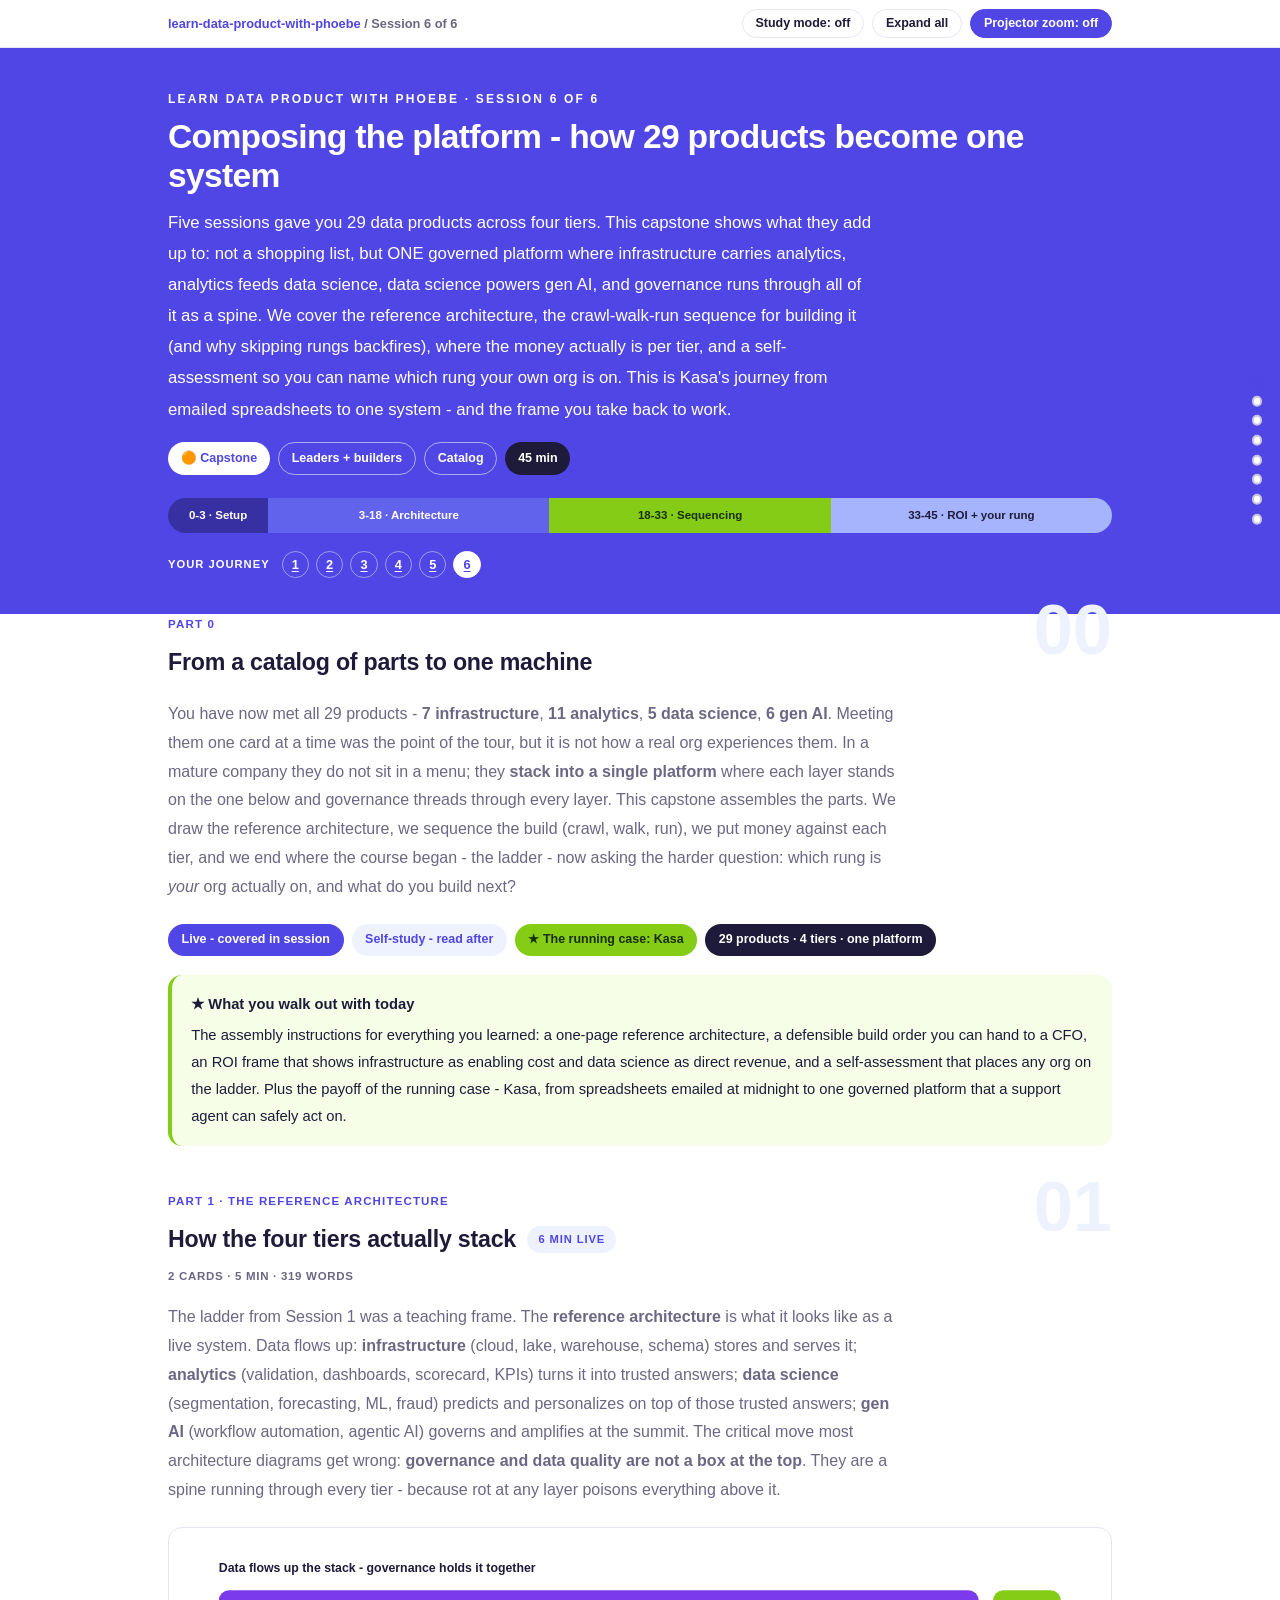
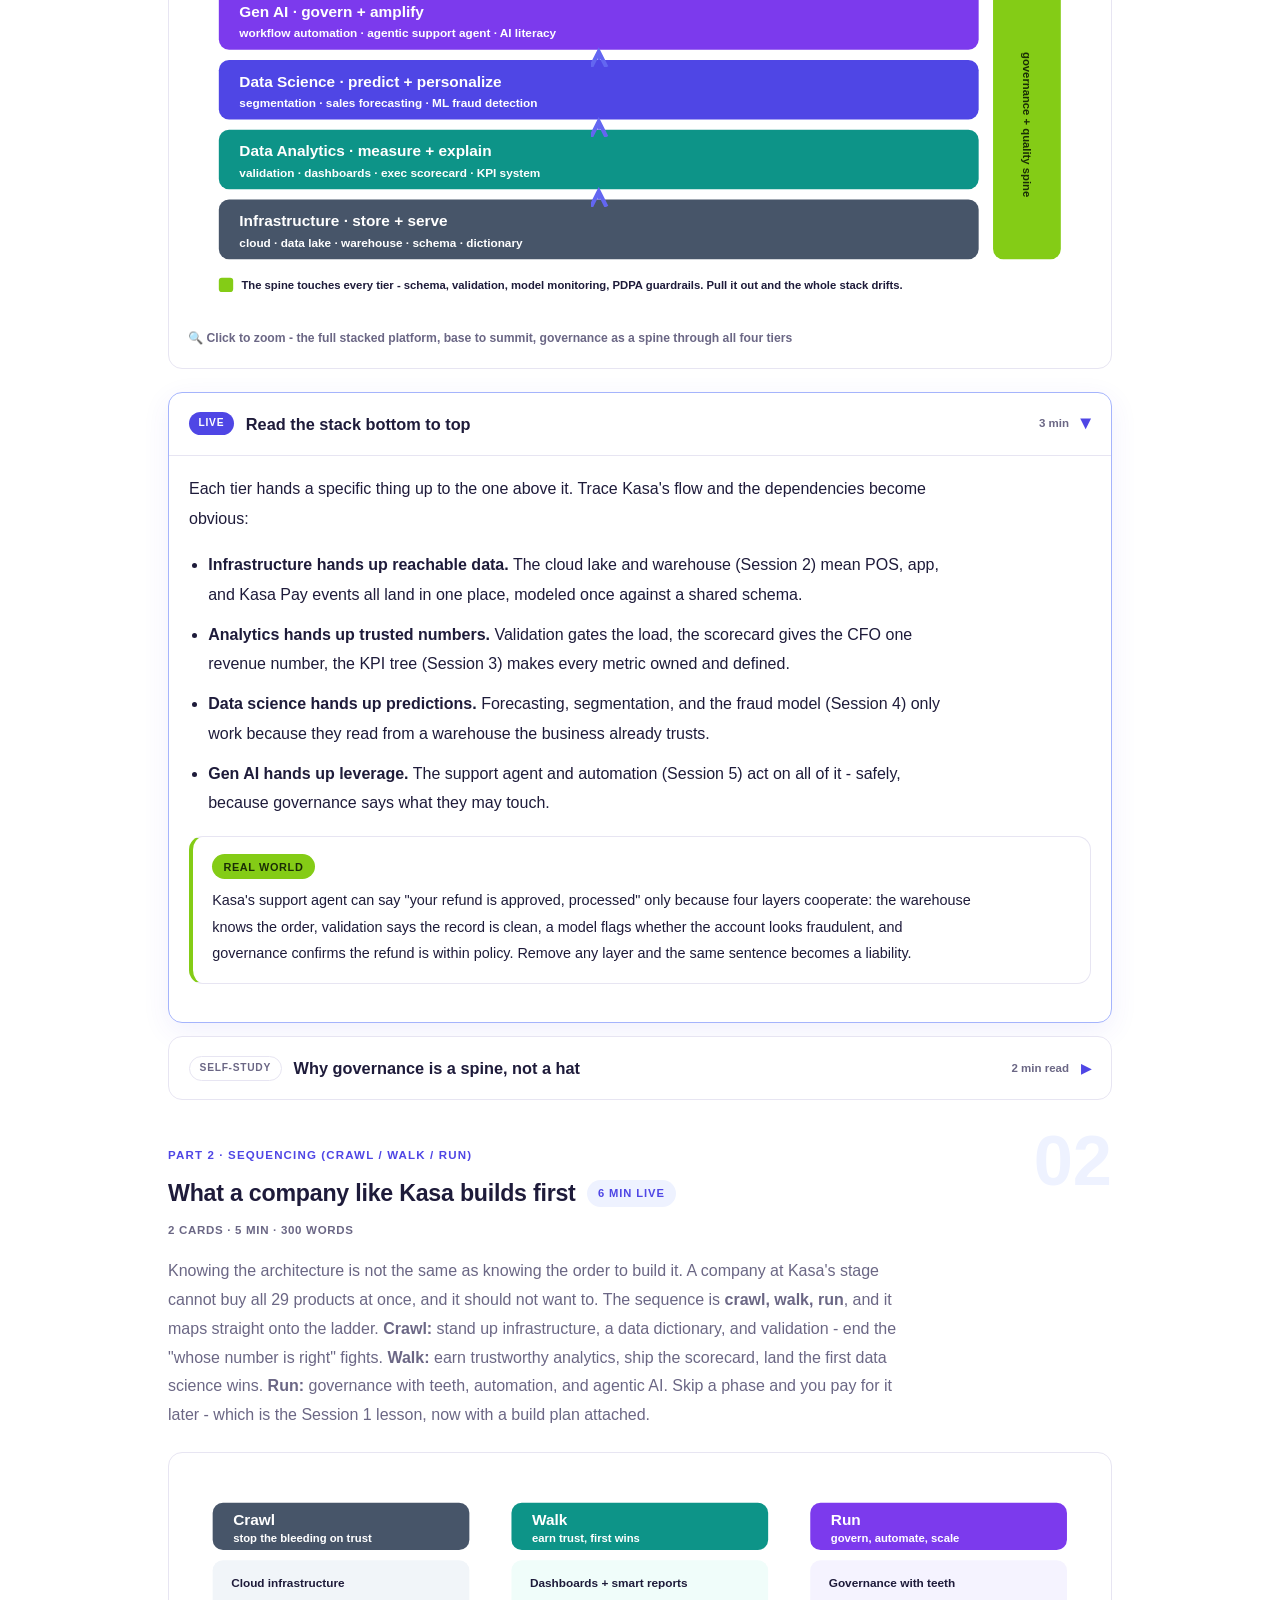
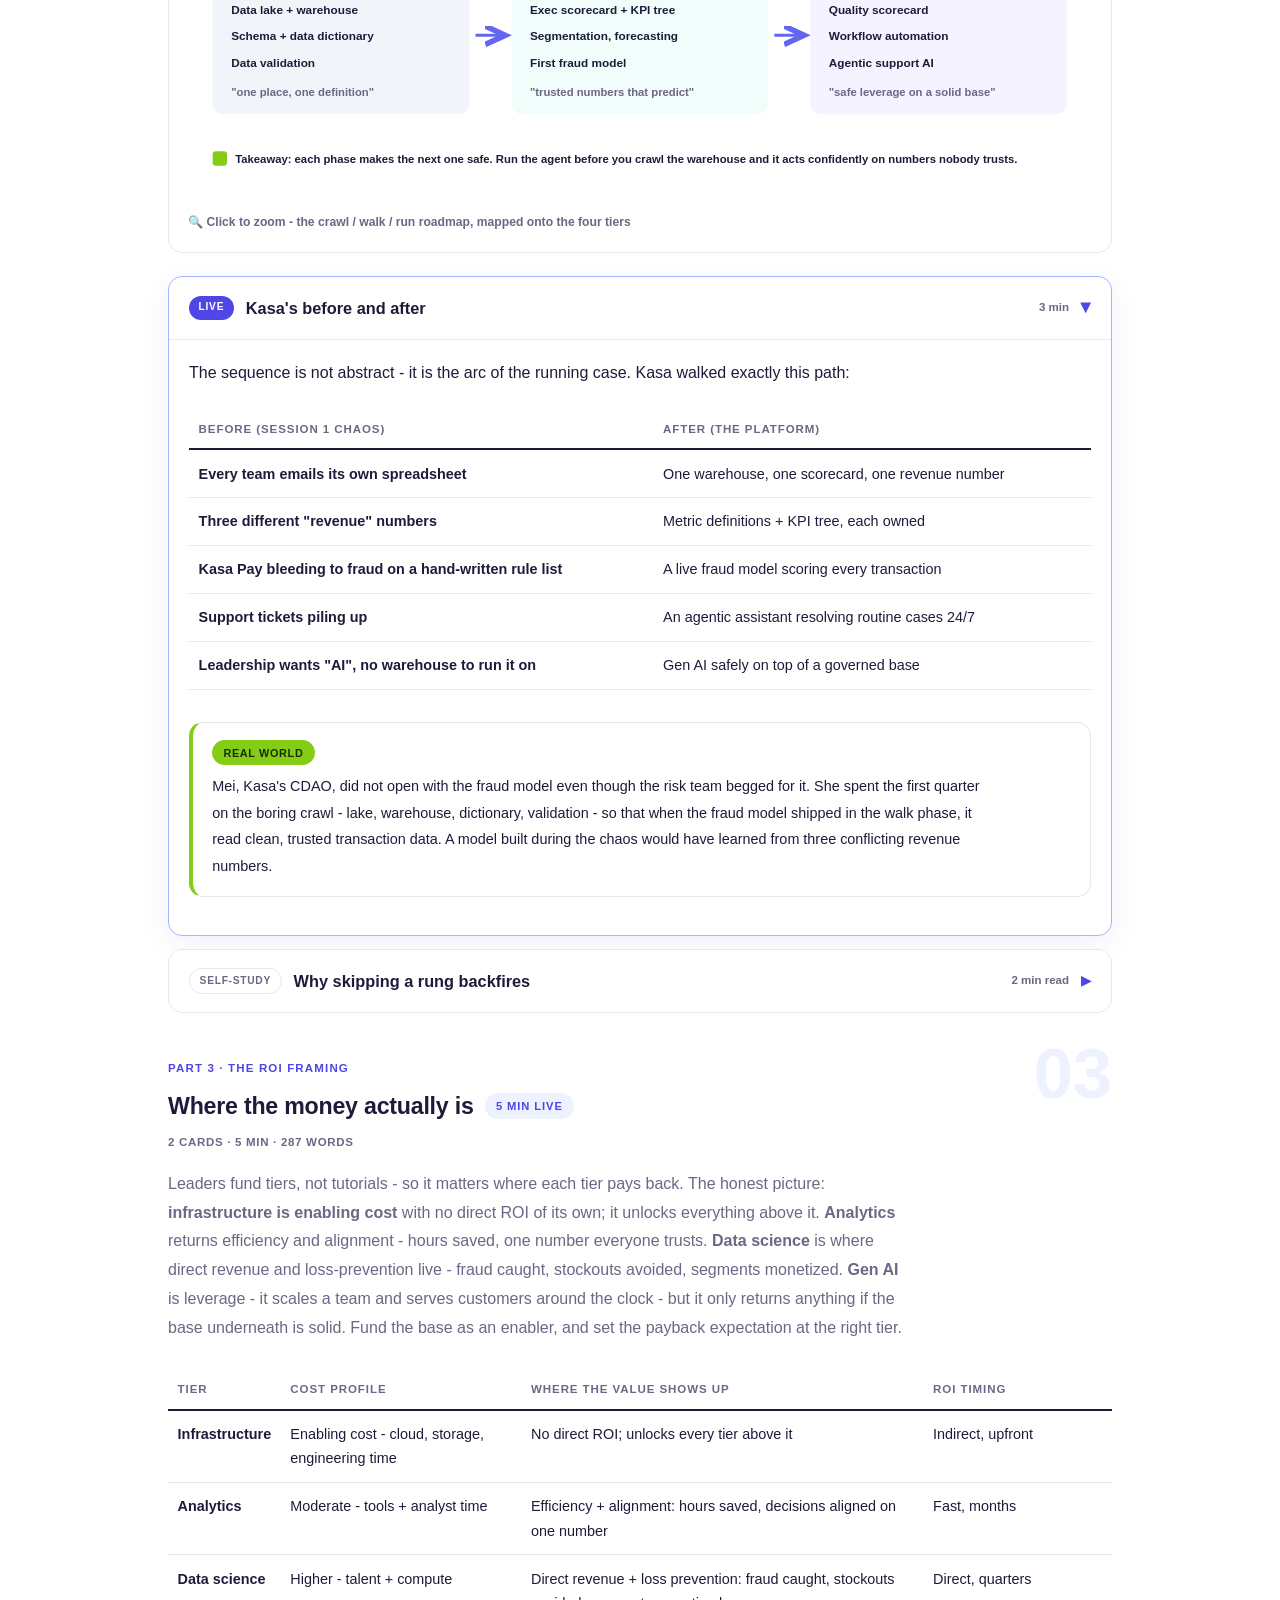
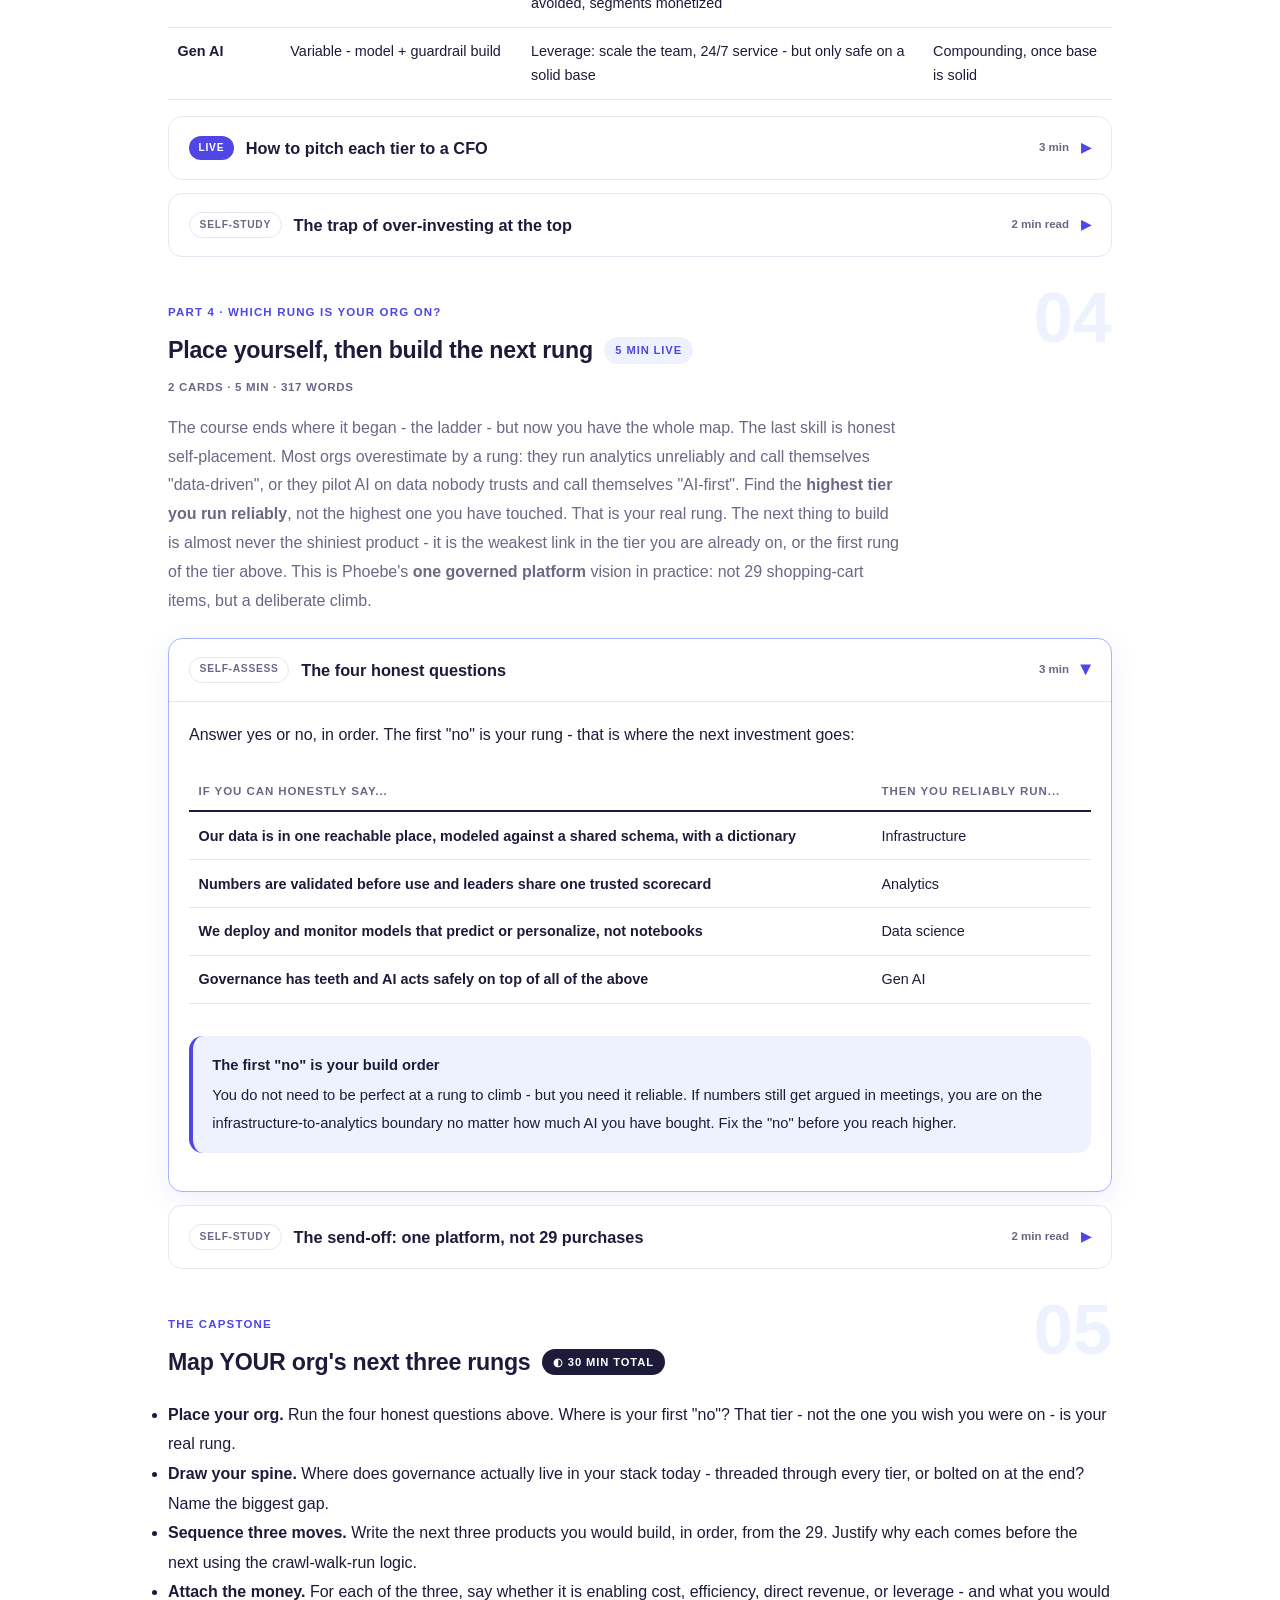
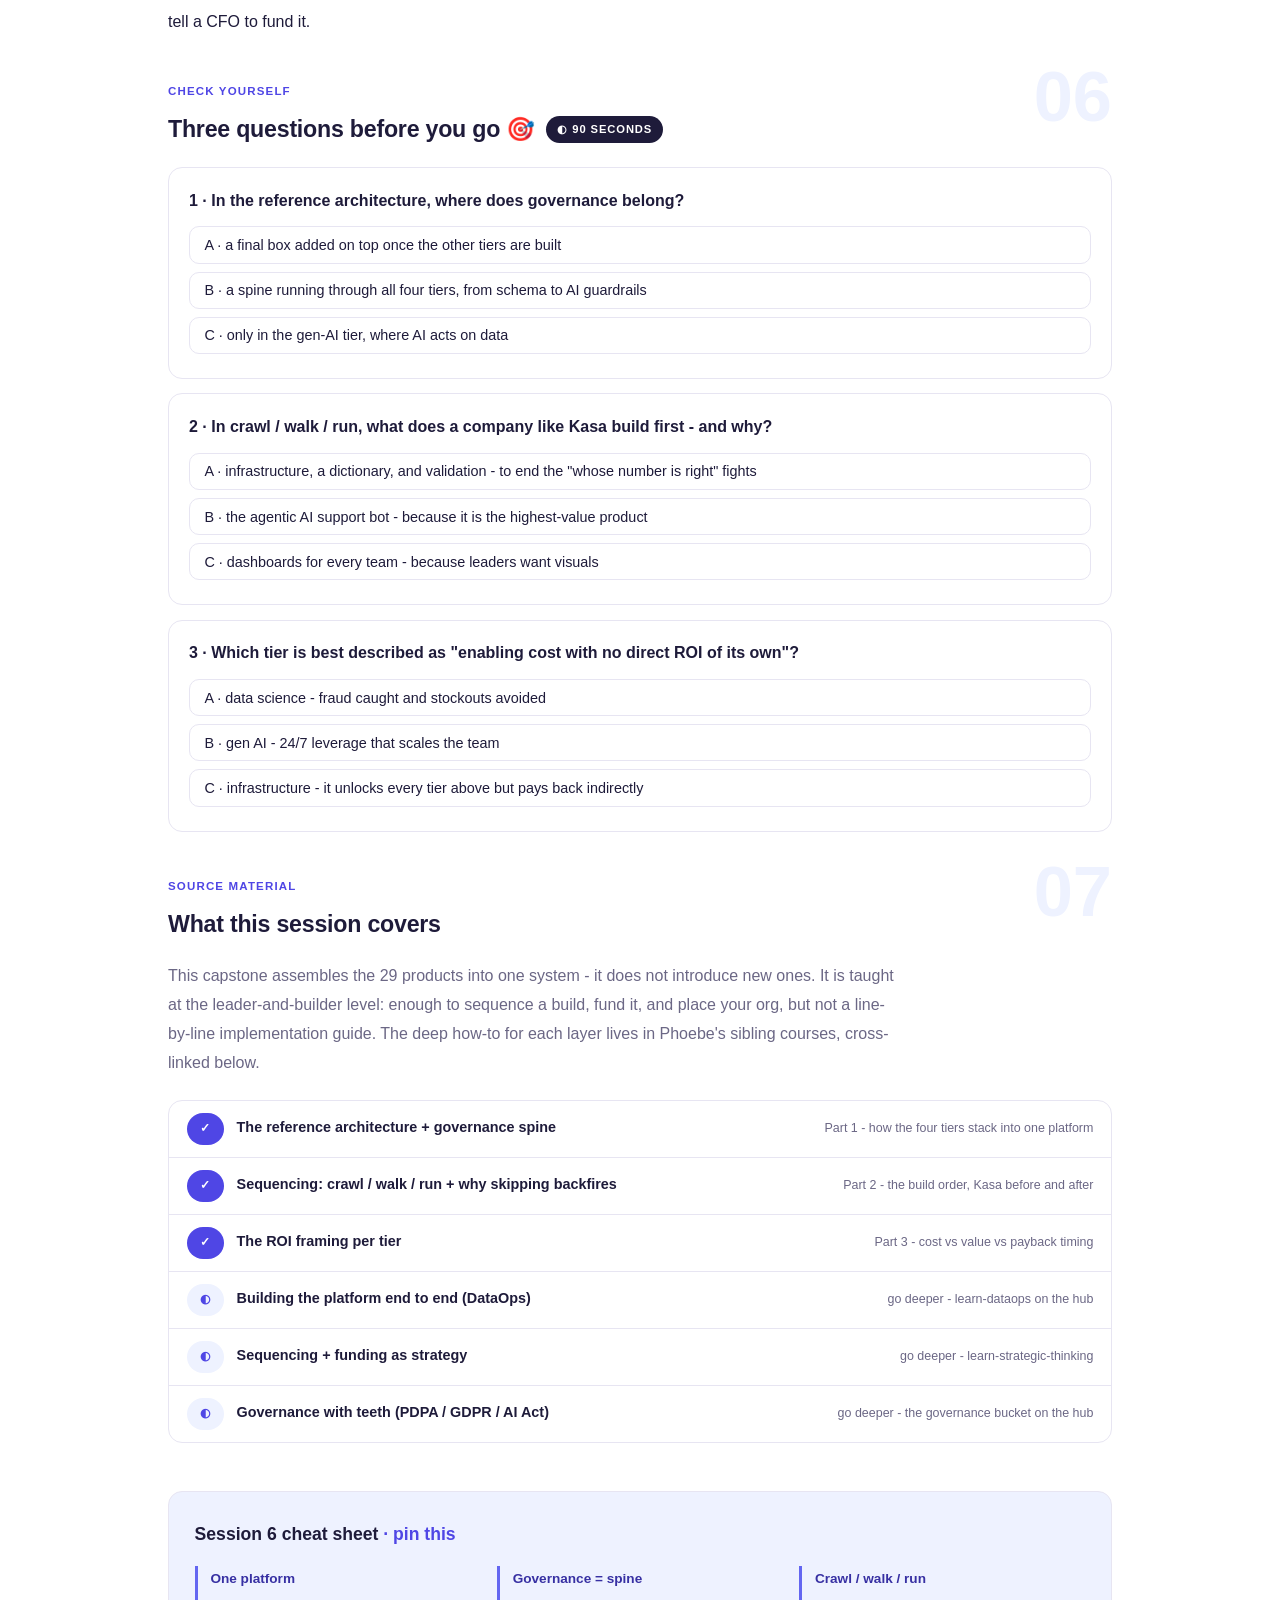
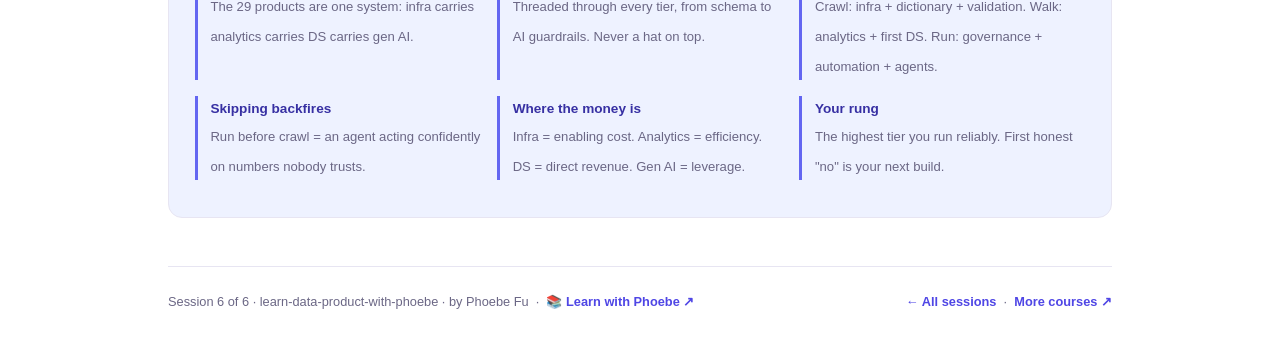
<file: courses/06-composing-the-platform.html>
<!DOCTYPE html>
<html lang="en">
<head>
<meta charset="UTF-8">
<meta name="viewport" content="width=device-width, initial-scale=1.0">
<!-- social:start -->
<meta name="description" content="You have now met all 29 products - 7 infrastructure , 11 analytics , 5 data science , 6 gen AI . Meeting them one card at a time was the point of the tour, but it is not how a real org...">
<meta property="og:type" content="article">
<meta property="og:site_name" content="Learn with Phoebe">
<meta property="og:title" content="Composing the platform - how 29 products become one system - learn data product with phoebe">
<meta property="og:description" content="You have now met all 29 products - 7 infrastructure , 11 analytics , 5 data science , 6 gen AI . Meeting them one card at a time was the point of the tour, but it is not how a real org...">
<meta property="og:url" content="https://phoebefu6.github.io/learn-data-product-with-phoebe/courses/06-composing-the-platform.html">
<meta property="og:image" content="https://phoebefu6.github.io/learn-data-product-with-phoebe/assets/og-cover.png">
<meta property="og:image:width" content="1200">
<meta property="og:image:height" content="630">
<meta name="twitter:card" content="summary_large_image">
<meta name="twitter:title" content="Composing the platform - how 29 products become one system - learn data product with phoebe">
<meta name="twitter:description" content="You have now met all 29 products - 7 infrastructure , 11 analytics , 5 data science , 6 gen AI . Meeting them one card at a time was the point of the tour, but it is not how a real org...">
<meta name="twitter:image" content="https://phoebefu6.github.io/learn-data-product-with-phoebe/assets/og-cover.png">
<!-- social:end -->
<title>Session 6 · Composing the platform - learn data product with phoebe</title>
<link rel="stylesheet" href="../assets/style.css?v=27">
</head>
<body>

<div class="toolbar">
  <div class="wrap">
    <span class="crumb"><a href="../index.html">learn-data-product-with-phoebe</a> / Session 6 of 6</span>
    <button class="btn" id="toggle-all" type="button">Expand all</button>
    <button class="btn primary" id="zoom-toggle" type="button">Projector zoom: off</button>
  </div>
</div>

<header class="masthead">
  <div class="wrap">
    <div class="eyebrow">Learn Data Product with Phoebe · Session 6 of 6</div>
    <h1>Composing the platform <span class="accent">- how 29 products become one system</span></h1>
    <p class="sub">Five sessions gave you 29 data products across four tiers. This capstone shows what they add up to: not a shopping list, but ONE governed platform where infrastructure carries analytics, analytics feeds data science, data science powers gen AI, and governance runs through all of it as a spine. We cover the reference architecture, the crawl-walk-run sequence for building it (and why skipping rungs backfires), where the money actually is per tier, and a self-assessment so you can name which rung your own org is on. This is Kasa's journey from emailed spreadsheets to one system - and the frame you take back to work.</p>
    <div class="chip-row">
      <span class="chip level">🟠 Capstone</span>
      <span class="chip audience">Leaders + builders</span>
      <span class="chip audience">Catalog</span>
      <span class="chip time">45 min</span>
    </div>
    <div class="agenda">
      <span class="a1" style="flex:1">0-3 · Setup</span>
      <span class="a2" style="flex:3">3-18 · Architecture</span>
      <span class="a3" style="flex:3">18-33 · Sequencing</span>
      <span class="a4" style="flex:3">33-45 · ROI + your rung</span>
    </div>
  </div>
</header>

<main class="wrap">

  <!-- ============ INTRO ============ -->
  <section class="section" id="intro">
    <div class="section-kicker">
      <span class="klabel">Part 0</span>
      <h2>From a catalog of parts to one machine</h2>
    </div>
    <p class="lede">You have now met all 29 products - <strong>7 infrastructure</strong>, <strong>11 analytics</strong>, <strong>5 data science</strong>, <strong>6 gen AI</strong>. Meeting them one card at a time was the point of the tour, but it is not how a real org experiences them. In a mature company they do not sit in a menu; they <strong>stack into a single platform</strong> where each layer stands on the one below and governance threads through every layer. This capstone assembles the parts. We draw the reference architecture, we sequence the build (crawl, walk, run), we put money against each tier, and we end where the course began - the ladder - now asking the harder question: which rung is <em>your</em> org actually on, and what do you build next?</p>
    <div class="legend">
      <span class="pill solid">Live - covered in session</span>
      <span class="pill light">Self-study - read after</span>
      <span class="pill amber">★ The running case: Kasa</span>
      <span class="pill inkpill">29 products · 4 tiers · one platform</span>
    </div>
    <div class="callout win">
      <strong>★ What you walk out with today</strong>
      The assembly instructions for everything you learned: a one-page reference architecture, a defensible build order you can hand to a CFO, an ROI frame that shows infrastructure as enabling cost and data science as direct revenue, and a self-assessment that places any org on the ladder. Plus the payoff of the running case - Kasa, from spreadsheets emailed at midnight to one governed platform that a support agent can safely act on.
    </div>
  </section>

  <!-- ============ PART 1: REFERENCE ARCHITECTURE ============ -->
  <section class="section" id="architecture">
    <div class="section-kicker">
      <span class="klabel">Part 1 · the reference architecture</span>
      <h2>How the four tiers actually stack <span class="tag concept">6 min live</span></h2>
    </div>
    <p class="lede">The ladder from Session 1 was a teaching frame. The <strong>reference architecture</strong> is what it looks like as a live system. Data flows up: <strong>infrastructure</strong> (cloud, lake, warehouse, schema) stores and serves it; <strong>analytics</strong> (validation, dashboards, scorecard, KPIs) turns it into trusted answers; <strong>data science</strong> (segmentation, forecasting, ML, fraud) predicts and personalizes on top of those trusted answers; <strong>gen AI</strong> (workflow automation, agentic AI) governs and amplifies at the summit. The critical move most architecture diagrams get wrong: <strong>governance and data quality are not a box at the top</strong>. They are a spine running through every tier - because rot at any layer poisons everything above it.</p>

    <figure class="zoomable">
      <svg viewBox="0 0 880 360" xmlns="http://www.w3.org/2000/svg" role="img" aria-label="Four stacked horizontal tier bands - slate infrastructure at the base, teal analytics, indigo data science, violet gen AI at the top - each labeled with its products, and a lime governance spine running vertically through all four on the right">
        <style>
          .pfT { font: 800 15px Inter, sans-serif; fill: #FFFFFF; }
          .pfS { font: 600 11.5px Inter, sans-serif; fill: #FFFFFF; }
          .pfN { font: 600 11px Inter, sans-serif; fill: #6B6785; }
          .pfG { font: 800 11px Inter, sans-serif; fill: #1A2E05; }
          .pfF { font: 700 12px Inter, sans-serif; fill: #1E1B3A; }
          .pfA { stroke: #6366F1; stroke-width: 2.5; fill: none; marker-end: url(#pfAh); }
        </style>
        <defs>
          <marker id="pfAh" markerWidth="9" markerHeight="9" refX="6" refY="3" orient="auto"><path d="M0,0 L6,3 L0,6" fill="none" stroke="#6366F1" stroke-width="1.6"/></marker>
        </defs>
        <text class="pfF" x="30" y="24">Data flows up the stack - governance holds it together</text>
        <!-- Gen AI top -->
        <rect x="30" y="42" width="740" height="58" rx="10" fill="#7C3AED"/>
        <text class="pfT" x="50" y="68">Gen AI · govern + amplify</text>
        <text class="pfS" x="50" y="88">workflow automation · agentic support agent · AI literacy</text>
        <!-- Data Science -->
        <rect x="30" y="110" width="740" height="58" rx="10" fill="#4F46E5"/>
        <text class="pfT" x="50" y="136">Data Science · predict + personalize</text>
        <text class="pfS" x="50" y="156">segmentation · sales forecasting · ML fraud detection</text>
        <!-- Analytics -->
        <rect x="30" y="178" width="740" height="58" rx="10" fill="#0D9488"/>
        <text class="pfT" x="50" y="204">Data Analytics · measure + explain</text>
        <text class="pfS" x="50" y="224">validation · dashboards · exec scorecard · KPI system</text>
        <!-- Infra base -->
        <rect x="30" y="246" width="740" height="58" rx="10" fill="#475569"/>
        <text class="pfT" x="50" y="272">Infrastructure · store + serve</text>
        <text class="pfS" x="50" y="292">cloud · data lake · warehouse · schema · dictionary</text>
        <!-- up arrows between tiers -->
        <path class="pfA" d="M400,246 L400,238"/>
        <path class="pfA" d="M400,178 L400,170"/>
        <path class="pfA" d="M400,110 L400,102"/>
        <!-- governance spine -->
        <rect x="784" y="42" width="66" height="262" rx="10" fill="#84CC16"/>
        <text class="pfG" x="813" y="173" text-anchor="middle" transform="rotate(90 813 173)">governance + quality spine</text>
        <!-- note -->
        <rect x="30" y="322" width="14" height="14" rx="3" fill="#84CC16"/>
        <text class="pfN" x="52" y="333" style="fill:#1E1B3A">The spine touches every tier - schema, validation, model monitoring, PDPA guardrails. Pull it out and the whole stack drifts.</text>
      </svg>
      <figcaption>🔍 Click to zoom - the full stacked platform, base to summit, governance as a spine through all four tiers</figcaption>
    </figure>

    <details class="card" open>
      <summary><span class="mode live">Live</span>Read the stack bottom to top<span class="mini">3 min</span><span class="caret">▶</span></summary>
      <div class="body">
        <p>Each tier hands a specific thing up to the one above it. Trace Kasa's flow and the dependencies become obvious:</p>
        <ul>
          <li><strong>Infrastructure hands up reachable data.</strong> The cloud lake and warehouse (Session 2) mean POS, app, and Kasa Pay events all land in one place, modeled once against a shared schema.</li>
          <li><strong>Analytics hands up trusted numbers.</strong> Validation gates the load, the scorecard gives the CFO one revenue number, the KPI tree (Session 3) makes every metric owned and defined.</li>
          <li><strong>Data science hands up predictions.</strong> Forecasting, segmentation, and the fraud model (Session 4) only work because they read from a warehouse the business already trusts.</li>
          <li><strong>Gen AI hands up leverage.</strong> The support agent and automation (Session 5) act on all of it - safely, because governance says what they may touch.</li>
        </ul>
        <div class="callout example">
          <span class="ex-pill">Real world</span>
          <p>Kasa's support agent can say "your refund is approved, processed" only because four layers cooperate: the warehouse knows the order, validation says the record is clean, a model flags whether the account looks fraudulent, and governance confirms the refund is within policy. Remove any layer and the same sentence becomes a liability.</p>
        </div>
      </div>
    </details>

    <details class="card">
      <summary><span class="mode self">Self-study</span>Why governance is a spine, not a hat<span class="mini">2 min read</span><span class="caret">▶</span></summary>
      <div class="body">
        <p>The tempting mistake is to draw governance as a final box you add once the fun parts are built. In a real platform it lives inside every tier:</p>
        <table class="clean">
          <thead><tr><th>Tier</th><th>Governance shows up as</th></tr></thead>
          <tbody>
            <tr><td><b>Infrastructure</b></td><td>schema design + the data dictionary - definitions and owners at the source</td></tr>
            <tr><td><b>Analytics</b></td><td>data validation + metric definitions - the gate that stops garbage numbers</td></tr>
            <tr><td><b>Data science</b></td><td>model ownership, monitoring, and retraining - a model is a product, not a notebook</td></tr>
            <tr><td><b>Gen AI</b></td><td>PDPA-safe access, lineage, and the quality scorecard that gates what an agent may use</td></tr>
          </tbody>
        </table>
        <div class="callout tip">
          <strong>The gen-AI era gave governance teeth</strong>
          Governance was always foundational, but when an agent can act at scale on your data, weak governance stops being a compliance footnote and becomes an operational risk. That is why Session 5 framed quality and governance as foundational tools that finally got urgency.
        </div>
      </div>
    </details>
  </section>

  <!-- ============ PART 2: SEQUENCING ============ -->
  <section class="section" id="sequencing">
    <div class="section-kicker">
      <span class="klabel">Part 2 · sequencing (crawl / walk / run)</span>
      <h2>What a company like Kasa builds first <span class="tag concept">6 min live</span></h2>
    </div>
    <p class="lede">Knowing the architecture is not the same as knowing the order to build it. A company at Kasa's stage cannot buy all 29 products at once, and it should not want to. The sequence is <strong>crawl, walk, run</strong>, and it maps straight onto the ladder. <strong>Crawl:</strong> stand up infrastructure, a data dictionary, and validation - end the "whose number is right" fights. <strong>Walk:</strong> earn trustworthy analytics, ship the scorecard, land the first data science wins. <strong>Run:</strong> governance with teeth, automation, and agentic AI. Skip a phase and you pay for it later - which is the Session 1 lesson, now with a build plan attached.</p>

    <figure class="zoomable">
      <svg viewBox="0 0 880 320" xmlns="http://www.w3.org/2000/svg" role="img" aria-label="A three-phase horizontal roadmap - crawl then walk then run - showing what gets built in each phase with arrows left to right and a lime takeaway note">
        <style>
          .rmT { font: 800 15px Inter, sans-serif; fill: #FFFFFF; }
          .rmK { font: 700 11px Inter, sans-serif; fill: #FFFFFF; }
          .rmB { font: 600 11.5px Inter, sans-serif; fill: #1E1B3A; }
          .rmN { font: 600 11px Inter, sans-serif; fill: #6B6785; }
          .rmG { font: 700 11px Inter, sans-serif; fill: #1A2E05; }
          .rmA { stroke: #6366F1; stroke-width: 3; fill: none; marker-end: url(#rmAh); }
        </style>
        <defs>
          <marker id="rmAh" markerWidth="10" markerHeight="10" refX="6.5" refY="3" orient="auto"><path d="M0,0 L6.5,3 L0,6" fill="none" stroke="#6366F1" stroke-width="1.8"/></marker>
        </defs>
        <!-- CRAWL -->
        <rect x="24" y="30" width="250" height="46" rx="10" fill="#475569"/>
        <text class="rmT" x="44" y="52">Crawl</text><text class="rmK" x="44" y="68">stop the bleeding on trust</text>
        <rect x="24" y="86" width="250" height="150" rx="10" fill="#F1F5F9"/>
        <text class="rmB" x="42" y="112">Cloud infrastructure</text>
        <text class="rmB" x="42" y="138">Data lake + warehouse</text>
        <text class="rmB" x="42" y="164">Schema + data dictionary</text>
        <text class="rmB" x="42" y="190">Data validation</text>
        <text class="rmN" x="42" y="218">"one place, one definition"</text>
        <!-- WALK -->
        <rect x="315" y="30" width="250" height="46" rx="10" fill="#0D9488"/>
        <text class="rmT" x="335" y="52">Walk</text><text class="rmK" x="335" y="68">earn trust, first wins</text>
        <rect x="315" y="86" width="250" height="150" rx="10" fill="#F0FDFA"/>
        <text class="rmB" x="333" y="112">Dashboards + smart reports</text>
        <text class="rmB" x="333" y="138">Exec scorecard + KPI tree</text>
        <text class="rmB" x="333" y="164">Segmentation, forecasting</text>
        <text class="rmB" x="333" y="190">First fraud model</text>
        <text class="rmN" x="333" y="218">"trusted numbers that predict"</text>
        <!-- RUN -->
        <rect x="606" y="30" width="250" height="46" rx="10" fill="#7C3AED"/>
        <text class="rmT" x="626" y="52">Run</text><text class="rmK" x="626" y="68">govern, automate, scale</text>
        <rect x="606" y="86" width="250" height="150" rx="10" fill="#F5F3FF"/>
        <text class="rmB" x="624" y="112">Governance with teeth</text>
        <text class="rmB" x="624" y="138">Quality scorecard</text>
        <text class="rmB" x="624" y="164">Workflow automation</text>
        <text class="rmB" x="624" y="190">Agentic support AI</text>
        <text class="rmN" x="624" y="218">"safe leverage on a solid base"</text>
        <!-- arrows -->
        <path class="rmA" d="M280,159 L309,159"/>
        <path class="rmA" d="M571,159 L600,159"/>
        <!-- takeaway -->
        <rect x="24" y="272" width="14" height="14" rx="3" fill="#84CC16"/>
        <text class="rmG" x="46" y="283" style="fill:#1E1B3A">Takeaway: each phase makes the next one safe. Run the agent before you crawl the warehouse and it acts confidently on numbers nobody trusts.</text>
      </svg>
      <figcaption>🔍 Click to zoom - the crawl / walk / run roadmap, mapped onto the four tiers</figcaption>
    </figure>

    <details class="card" open>
      <summary><span class="mode live">Live</span>Kasa's before and after<span class="mini">3 min</span><span class="caret">▶</span></summary>
      <div class="body">
        <p>The sequence is not abstract - it is the arc of the running case. Kasa walked exactly this path:</p>
        <table class="clean">
          <thead><tr><th>Before (Session 1 chaos)</th><th>After (the platform)</th></tr></thead>
          <tbody>
            <tr><td>Every team emails its own spreadsheet</td><td>One warehouse, one scorecard, one revenue number</td></tr>
            <tr><td>Three different "revenue" numbers</td><td>Metric definitions + KPI tree, each owned</td></tr>
            <tr><td>Kasa Pay bleeding to fraud on a hand-written rule list</td><td>A live fraud model scoring every transaction</td></tr>
            <tr><td>Support tickets piling up</td><td>An agentic assistant resolving routine cases 24/7</td></tr>
            <tr><td>Leadership wants "AI", no warehouse to run it on</td><td>Gen AI safely on top of a governed base</td></tr>
          </tbody>
        </table>
        <div class="callout example">
          <span class="ex-pill">Real world</span>
          <p>Mei, Kasa's CDAO, did not open with the fraud model even though the risk team begged for it. She spent the first quarter on the boring crawl - lake, warehouse, dictionary, validation - so that when the fraud model shipped in the walk phase, it read clean, trusted transaction data. A model built during the chaos would have learned from three conflicting revenue numbers.</p>
        </div>
      </div>
    </details>

    <details class="card">
      <summary><span class="mode self">Self-study</span>Why skipping a rung backfires<span class="mini">2 min read</span><span class="caret">▶</span></summary>
      <div class="body">
        <p>Every expensive data failure is a phase-skip. The three most common, tied back to Session 1's ladder:</p>
        <ul>
          <li><strong>Run before crawl.</strong> Buying an AI copilot before the warehouse exists. It answers fluently and wrongly, and the trust you needed for adoption never forms.</li>
          <li><strong>Walk before crawl.</strong> Shipping 40 dashboards with no validation or dictionary. Every leadership meeting becomes an argument about whose number is right - exactly Kasa's starting chaos.</li>
          <li><strong>Half a walk.</strong> A brilliant churn or fraud model that lives in a notebook, never deployed, never owned. Value delivered: zero. A model becomes a product only when it runs in production.</li>
        </ul>
        <div class="callout tip">
          <strong>Sequencing is not a ranking</strong>
          Crawl work is not lesser work - infrastructure is not beneath AI. Crawl simply makes walk safe, and walk makes run safe. A mature org runs all three phases at once; a growing one earns them in order.
        </div>
      </div>
    </details>
  </section>

  <!-- ============ PART 3: ROI FRAMING ============ -->
  <section class="section" id="roi">
    <div class="section-kicker">
      <span class="klabel">Part 3 · the ROI framing</span>
      <h2>Where the money actually is <span class="tag concept">5 min live</span></h2>
    </div>
    <p class="lede">Leaders fund tiers, not tutorials - so it matters where each tier pays back. The honest picture: <strong>infrastructure is enabling cost</strong> with no direct ROI of its own; it unlocks everything above it. <strong>Analytics</strong> returns efficiency and alignment - hours saved, one number everyone trusts. <strong>Data science</strong> is where direct revenue and loss-prevention live - fraud caught, stockouts avoided, segments monetized. <strong>Gen AI</strong> is leverage - it scales a team and serves customers around the clock - but it only returns anything if the base underneath is solid. Fund the base as an enabler, and set the payback expectation at the right tier.</p>

    <table class="clean">
      <thead><tr><th>Tier</th><th>Cost profile</th><th>Where the value shows up</th><th>ROI timing</th></tr></thead>
      <tbody>
        <tr><td><b>Infrastructure</b></td><td>Enabling cost - cloud, storage, engineering time</td><td>No direct ROI; unlocks every tier above it</td><td>Indirect, upfront</td></tr>
        <tr><td><b>Analytics</b></td><td>Moderate - tools + analyst time</td><td>Efficiency + alignment: hours saved, decisions aligned on one number</td><td>Fast, months</td></tr>
        <tr><td><b>Data science</b></td><td>Higher - talent + compute</td><td>Direct revenue + loss prevention: fraud caught, stockouts avoided, segments monetized</td><td>Direct, quarters</td></tr>
        <tr><td><b>Gen AI</b></td><td>Variable - model + guardrail build</td><td>Leverage: scale the team, 24/7 service - but only safe on a solid base</td><td>Compounding, once base is solid</td></tr>
      </tbody>
    </table>

    <details class="card">
      <summary><span class="mode live">Live</span>How to pitch each tier to a CFO<span class="mini">3 min</span><span class="caret">▶</span></summary>
      <div class="body">
        <p>The pitch changes by tier because the payback changes. Match the language to the money:</p>
        <ul>
          <li><strong>Infrastructure:</strong> do not promise ROI - promise enablement. "This is the road; nothing else ships without it." Fund it as capability, measure it by what it unblocks.</li>
          <li><strong>Analytics:</strong> promise time and alignment. Kasa's finance analyst got her Mondays back and the CFO stopped mediating revenue arguments. Count hours saved and meetings shortened.</li>
          <li><strong>Data science:</strong> promise dollars. The Kasa Pay fraud model has a countable number - fraud losses prevented minus false declines. Forecasting has one too - inventory freed and stockouts avoided.</li>
          <li><strong>Gen AI:</strong> promise leverage, not magic. The support agent handles routine tickets 24/7 so humans take the hard ones. Real, but only after the three tiers below it are trustworthy.</li>
        </ul>
        <div class="callout example">
          <span class="ex-pill">Real world</span>
          <p>When Mei asked Kasa's board for warehouse budget, she did not claim it would raise revenue - it would not, directly. She claimed it was the precondition for the fraud model that <em>would</em>. The board funded the enabler because she tied it to the revenue tier it unlocked, not to a fake ROI number of its own.</p>
        </div>
      </div>
    </details>

    <details class="card">
      <summary><span class="mode self">Self-study</span>The trap of over-investing at the top<span class="mini">2 min read</span><span class="caret">▶</span></summary>
      <div class="body">
        <p>The most common budget mistake is spending big at the gen-AI tier while starving the base. It feels productive - AI is visible and exciting - but the return never lands, because the leverage tier multiplies whatever is beneath it, including zero.</p>
        <div class="callout tip">
          <strong>Gen AI multiplies the base, in both directions</strong>
          On a trustworthy base, an agent multiplies good work - fast, safe, at scale. On a broken base, it multiplies errors just as efficiently, and now they arrive with the authority of an AI answer. The ROI of the top tier is almost entirely a function of the tiers below it.
        </div>
      </div>
    </details>
  </section>

  <!-- ============ PART 4: WHICH RUNG IS YOUR ORG ON ============ -->
  <section class="section" id="your-rung">
    <div class="section-kicker">
      <span class="klabel">Part 4 · which rung is your org on?</span>
      <h2>Place yourself, then build the next rung <span class="tag concept">5 min live</span></h2>
    </div>
    <p class="lede">The course ends where it began - the ladder - but now you have the whole map. The last skill is honest self-placement. Most orgs overestimate by a rung: they run analytics unreliably and call themselves "data-driven", or they pilot AI on data nobody trusts and call themselves "AI-first". Find the <strong>highest tier you run reliably</strong>, not the highest one you have touched. That is your real rung. The next thing to build is almost never the shiniest product - it is the weakest link in the tier you are already on, or the first rung of the tier above. This is Phoebe's <strong>one governed platform</strong> vision in practice: not 29 shopping-cart items, but a deliberate climb.</p>

    <details class="card" open>
      <summary><span class="mode self">Self-assess</span>The four honest questions<span class="mini">3 min</span><span class="caret">▶</span></summary>
      <div class="body">
        <p>Answer yes or no, in order. The first "no" is your rung - that is where the next investment goes:</p>
        <table class="clean">
          <thead><tr><th>If you can honestly say...</th><th>then you reliably run...</th></tr></thead>
          <tbody>
            <tr><td>Our data is in one reachable place, modeled against a shared schema, with a dictionary</td><td>Infrastructure</td></tr>
            <tr><td>Numbers are validated before use and leaders share one trusted scorecard</td><td>Analytics</td></tr>
            <tr><td>We deploy and monitor models that predict or personalize, not notebooks</td><td>Data science</td></tr>
            <tr><td>Governance has teeth and AI acts safely on top of all of the above</td><td>Gen AI</td></tr>
          </tbody>
        </table>
        <div class="callout tip">
          <strong>The first "no" is your build order</strong>
          You do not need to be perfect at a rung to climb - but you need it reliable. If numbers still get argued in meetings, you are on the infrastructure-to-analytics boundary no matter how much AI you have bought. Fix the "no" before you reach higher.
        </div>
      </div>
    </details>

    <details class="card">
      <summary><span class="mode self">Self-study</span>The send-off: one platform, not 29 purchases<span class="mini">2 min read</span><span class="caret">▶</span></summary>
      <div class="body">
        <p>You now hold the whole catalog and the frame that binds it. The parting idea to carry into your own org:</p>
        <ul>
          <li><strong>The 29 products are one system.</strong> Each card was a part; the platform is the machine. Buy parts to complete the machine, not to collect parts.</li>
          <li><strong>Governance is the spine, not the last box.</strong> If it is not threaded through every tier from the start, retrofitting it is the most expensive project you will ever run.</li>
          <li><strong>Climb deliberately.</strong> Crawl, walk, run. Fund the base as an enabler, expect dollars from data science, treat gen AI as leverage on a solid base.</li>
          <li><strong>Kasa is you.</strong> Every org starts in some version of the spreadsheet chaos. The climb is available to any of them - in order.</li>
        </ul>
        <div class="callout example">
          <span class="ex-pill">Real world</span>
          <p>Kasa did not "do a digital transformation". It laid a base, earned trust, added prediction, then amplified - each step making the next safe. Eighteen months from emailed spreadsheets to a governed platform an AI agent could act on. That is the whole course in one sentence, and it is the plan you can borrow.</p>
        </div>
      </div>
    </details>
  </section>

  <!-- ============ HOMEWORK ============ -->
  <section class="section" id="exercise">
    <div class="section-kicker">
      <span class="klabel">The capstone</span>
      <h2>Map YOUR org's next three rungs <span class="tag exercise">◐ 30 min total</span></h2>
    </div>
    <ul>
      <li><strong>Place your org.</strong> Run the four honest questions above. Where is your first "no"? That tier - not the one you wish you were on - is your real rung.</li>
      <li><strong>Draw your spine.</strong> Where does governance actually live in your stack today - threaded through every tier, or bolted on at the end? Name the biggest gap.</li>
      <li><strong>Sequence three moves.</strong> Write the next three products you would build, in order, from the 29. Justify why each comes before the next using the crawl-walk-run logic.</li>
      <li><strong>Attach the money.</strong> For each of the three, say whether it is enabling cost, efficiency, direct revenue, or leverage - and what you would tell a CFO to fund it.</li>
    </ul>
  </section>

  <!-- ============ QUIZ ============ -->
  <section class="section" id="quiz">
    <div class="section-kicker">
      <span class="klabel">Check yourself</span>
      <h2>Three questions before you go 🎯 <span class="tag exercise">◐ 90 seconds</span></h2>
    </div>
    <div class="quiz-q" data-answer="1">
      <p class="qtext">1 · In the reference architecture, where does governance belong?</p>
      <button class="qopt" type="button">A · a final box added on top once the other tiers are built</button>
      <button class="qopt" type="button">B · a spine running through all four tiers, from schema to AI guardrails</button>
      <button class="qopt" type="button">C · only in the gen-AI tier, where AI acts on data</button>
      <p class="qwhy">Governance and quality thread through every tier - schema and dictionary at the base, validation in analytics, model monitoring in DS, PDPA guardrails in gen AI. Bolt it on at the end and retrofitting it is the most expensive project you will run.</p>
    </div>
    <div class="quiz-q" data-answer="0">
      <p class="qtext">2 · In crawl / walk / run, what does a company like Kasa build first - and why?</p>
      <button class="qopt" type="button">A · infrastructure, a dictionary, and validation - to end the "whose number is right" fights</button>
      <button class="qopt" type="button">B · the agentic AI support bot - because it is the highest-value product</button>
      <button class="qopt" type="button">C · dashboards for every team - because leaders want visuals</button>
      <p class="qwhy">Crawl comes first: one place, one definition, validated data. Build the agent before the warehouse and it acts confidently on numbers nobody trusts - the Session 1 rung-skip, now with a build plan attached.</p>
    </div>
    <div class="quiz-q" data-answer="2">
      <p class="qtext">3 · Which tier is best described as "enabling cost with no direct ROI of its own"?</p>
      <button class="qopt" type="button">A · data science - fraud caught and stockouts avoided</button>
      <button class="qopt" type="button">B · gen AI - 24/7 leverage that scales the team</button>
      <button class="qopt" type="button">C · infrastructure - it unlocks every tier above but pays back indirectly</button>
      <p class="qwhy">Infrastructure is the road: nothing ships without it, but it returns value indirectly by unlocking analytics, data science, and gen AI. Pitch it as enablement tied to the revenue tier it makes possible, not as a fake ROI number.</p>
    </div>
    <p class="quiz-score"></p>
  </section>

  <!-- ============ OFFICIAL SOURCES ============ -->
  <section class="section" id="official">
    <div class="section-kicker">
      <span class="klabel">Source material</span>
      <h2>What this session covers</h2>
    </div>
    <p class="lede">This capstone assembles the 29 products into one system - it does not introduce new ones. It is taught at the leader-and-builder level: enough to sequence a build, fund it, and place your org, but not a line-by-line implementation guide. The deep how-to for each layer lives in Phoebe's sibling courses, cross-linked below.</p>
    <div class="covered">
      <div class="covered-row"><span class="status pill solid">✓</span><span class="name">The reference architecture + governance spine</span><span class="note">Part 1 - how the four tiers stack into one platform</span></div>
      <div class="covered-row"><span class="status pill solid">✓</span><span class="name">Sequencing: crawl / walk / run + why skipping backfires</span><span class="note">Part 2 - the build order, Kasa before and after</span></div>
      <div class="covered-row"><span class="status pill solid">✓</span><span class="name">The ROI framing per tier</span><span class="note">Part 3 - cost vs value vs payback timing</span></div>
      <div class="covered-row"><span class="status pill light">◐</span><span class="name">Building the platform end to end (DataOps)</span><span class="note">go deeper - learn-dataops on the hub</span></div>
      <div class="covered-row"><span class="status pill light">◐</span><span class="name">Sequencing + funding as strategy</span><span class="note">go deeper - learn-strategic-thinking</span></div>
      <div class="covered-row"><span class="status pill light">◐</span><span class="name">Governance with teeth (PDPA / GDPR / AI Act)</span><span class="note">go deeper - the governance bucket on the hub</span></div>
    </div>
  </section>

  <!-- ============ CHEAT SHEET ============ -->
  <section class="cheat" id="cheatsheet">
    <h3>Session 6 cheat sheet <span>· pin this</span></h3>
    <div class="grid-2">
      <div class="cheat-item"><b>One platform</b><span>The 29 products are one system: infra carries analytics carries DS carries gen AI.</span></div>
      <div class="cheat-item"><b>Governance = spine</b><span>Threaded through every tier, from schema to AI guardrails. Never a hat on top.</span></div>
      <div class="cheat-item"><b>Crawl / walk / run</b><span>Crawl: infra + dictionary + validation. Walk: analytics + first DS. Run: governance + automation + agents.</span></div>
      <div class="cheat-item"><b>Skipping backfires</b><span>Run before crawl = an agent acting confidently on numbers nobody trusts.</span></div>
      <div class="cheat-item"><b>Where the money is</b><span>Infra = enabling cost. Analytics = efficiency. DS = direct revenue. Gen AI = leverage.</span></div>
      <div class="cheat-item"><b>Your rung</b><span>The highest tier you run reliably. First honest "no" is your next build.</span></div>
    </div>
  </section>

  <footer class="pagefoot">
    <span>Session 6 of 6 · learn-data-product-with-phoebe · by Phoebe Fu &nbsp;·&nbsp; 📚 <a href="https://phoebefu6.github.io/learn-with-phoebe/">Learn with Phoebe ↗</a></span>
    <span><a href="../index.html">← All sessions</a> &nbsp;·&nbsp; <a href="https://phoebefu6.github.io/learn-with-phoebe/">More courses ↗</a></span>
  </footer>

</main>

<script src="../assets/app.js?v=25"></script>
</body>
</html>
</file>
<file: assets/style.css>
/* learn-claude-with-phoebe - editorial bold design system
   Accent: indigo #4F46E5 · Ink: #1E1B3A · Flagship: amber #84CC16 */

:root {
  --indigo: #4F46E5;
  --indigo-deep: #3730A3;
  --indigo-mid: #6366F1;
  --indigo-soft: #A5B4FC;
  --indigo-50: #EEF2FF;
  --ink: #1E1B3A;
  --muted: #6B6785;
  --faint: #C7C4DE;
  --hairline: #E7E5F2;
  --amber: #84CC16;
  --amber-ink: #1A2E05;
  --amber-50: #F7FEE7;
  --paper: #FFFFFF;
  --code-bg: #EEF2FF;
  --code-ink: #1E1B3A;
  --radius: 14px;
}

* { margin: 0; padding: 0; box-sizing: border-box; }

html { font-size: 16px; scroll-behavior: smooth; }
html.zoom-125 { font-size: 20px; }
html.zoom-150 { font-size: 24px; }

body {
  font-family: "Inter", -apple-system, BlinkMacSystemFont, "Segoe UI", Roboto, sans-serif;
  background: var(--paper);
  color: var(--ink);
  line-height: 1.85;
  font-feature-settings: "tnum";
}

.wrap { max-width: 62rem; margin: 0 auto; padding: 0 1.5rem; }

/* ---------- header band ---------- */
.masthead {
  background: var(--indigo);
  color: #fff;
  padding: 2.5rem 0 2.25rem;
}
.masthead .eyebrow {
  font-size: .75rem;
  letter-spacing: .18em;
  text-transform: uppercase;
  opacity: 1;
  font-weight: 600;
}
.masthead h1 {
  font-size: 2.1rem;
  line-height: 1.15;
  font-weight: 800;
  margin: .5rem 0 .75rem;
  letter-spacing: -.02em;
}
.masthead h1 .accent { color: inherit; }
.masthead .sub { font-size: 1.05rem; opacity: 1; max-width: 44rem; }

.chip-row { display: flex; flex-wrap: wrap; gap: .5rem; margin-top: 1.1rem; }
.chip {
  display: inline-flex;
  align-items: center;
  gap: .35rem;
  border-radius: 999px;
  padding: .25rem .8rem;
  font-size: .78rem;
  font-weight: 600;
  white-space: nowrap;
}
.chip.level { background: #fff; color: var(--indigo); }
.chip.audience { background: rgba(255,255,255,.08); color: #fff; border: 1px solid rgba(255,255,255,.35); }
.chip.time { background: var(--ink); color: #fff; font-variant-numeric: tabular-nums; }

/* ---------- agenda bar ---------- */
.agenda {
  display: flex;
  border-radius: 999px;
  overflow: hidden;
  margin: 1.4rem 0 0;
  font-size: .72rem;
  font-weight: 600;
  text-align: center;
  color: #fff;
}
.agenda span { padding: .45rem .3rem; white-space: nowrap; overflow: hidden; text-overflow: ellipsis; }
.agenda .a1 { background: var(--indigo-deep); }
.agenda .a2 { background: #6163EC; color: #fff; }
.agenda .a3 { background: var(--amber); color: var(--amber-ink); }
.agenda .a4 { background: var(--indigo-soft); color: var(--ink); }

/* ---------- toolbar ---------- */
.toolbar {
  position: sticky;
  top: 0;
  z-index: 40;
  background: rgba(255,255,255,.94);
  backdrop-filter: blur(6px);
  border-bottom: 1px solid var(--hairline);
  padding: .55rem 0;
}
.toolbar .wrap { display: flex; align-items: center; gap: .5rem; flex-wrap: nowrap; }
.toolbar .crumb { font-size: .8rem; color: var(--muted); font-weight: 600; margin-right: auto; min-width: 0; white-space: nowrap; overflow: hidden; text-overflow: ellipsis; }
.toolbar .btn { white-space: nowrap; flex: none; padding: .38rem .8rem; font-size: .78rem; line-height: 1.2; }
.toolbar .crumb a { color: var(--indigo); text-decoration: none; }
.btn {
  border: 1px solid var(--hairline);
  background: #fff;
  color: var(--ink);
  border-radius: 999px;
  padding: .35rem .9rem;
  font-size: .78rem;
  font-weight: 600;
  cursor: pointer;
  font-family: inherit;
  transition: all .15s ease;
}
.btn:hover { border-color: var(--indigo); color: var(--indigo); }
.btn.primary { background: var(--indigo); border-color: var(--indigo); color: #fff; }
.btn.primary:hover { background: var(--indigo-deep); }

/* ---------- sections ---------- */
main { padding: 2.5rem 0 4rem; }

.section { margin-bottom: 2.8rem; }
.section-kicker { margin-bottom: 1rem; }
.section-kicker .klabel {
  display: block;
  font-size: .72rem;
  text-transform: uppercase;
  letter-spacing: .1em;
  color: var(--indigo);
  font-weight: 700;
  margin-bottom: .35rem;
}
.section-kicker h2 {
  font-size: 1.45rem;
  font-weight: 800;
  letter-spacing: -.01em;
  display: flex;
  align-items: center;
  gap: .7rem;
  flex-wrap: wrap;
}
.section-kicker .tag {
  border-radius: 999px;
  padding: .18rem .7rem;
  font-size: .7rem;
  font-weight: 700;
  text-transform: uppercase;
  letter-spacing: .08em;
}
.tag.concept { background: var(--indigo-50); color: var(--indigo); }
.tag.demo { background: var(--amber-50); color: var(--amber-ink); }
.tag.exercise { background: var(--ink); color: #fff; }

.lede { color: var(--muted); max-width: 46rem; margin-bottom: 1.4rem; line-height: 1.8; }

/* live vs self-study markers on cards */
.mode {
  font-size: .64rem;
  font-weight: 700;
  text-transform: uppercase;
  letter-spacing: .07em;
  padding: .14rem .6rem;
  border-radius: 999px;
  flex: none;
}
.mode.live { background: var(--indigo); color: #fff; }
.mode.self { background: #fff; color: var(--muted); border: 1px solid var(--hairline); }

/* ---------- accordions ---------- */
details.card {
  border: 1px solid var(--hairline);
  border-radius: var(--radius);
  margin-bottom: .8rem;
  overflow: hidden;
  background: #fff;
}
details.card[open] { border-color: var(--indigo-soft); box-shadow: 0 8px 28px rgba(79,70,229,.08); }
details.card summary {
  list-style: none;
  cursor: pointer;
  padding: 1rem 1.25rem;
  display: flex;
  align-items: center;
  gap: .75rem;
  font-weight: 700;
  font-size: 1.02rem;
  user-select: none;
}
details.card summary::-webkit-details-marker { display: none; }
details.card summary .dot {
  width: .6rem; height: .6rem;
  border-radius: 999px;
  background: var(--indigo);
  flex: none;
}
details.card summary .mini { margin-left: auto; font-size: .72rem; color: var(--muted); font-weight: 600; white-space: nowrap; }
details.card summary .caret { transition: transform .2s ease; color: var(--indigo); font-size: .8rem; }
details.card[open] summary .caret { transform: rotate(90deg); }
details.card .body { padding: 0 1.25rem 1.4rem; border-top: 1px solid var(--hairline); padding-top: 1.15rem; }
details.card .body p { margin-bottom: 1.05rem; max-width: 48rem; }
details.card .body p:last-child { margin-bottom: 0; }
details.card .body ul, details.card .body ol { margin: 0 0 1.1rem 1.2rem; max-width: 47rem; }
details.card .body li { margin-bottom: .65rem; }
details.card .body h4 { font-size: .95rem; font-weight: 700; margin: 1.1rem 0 .45rem; }
details.card .body h4:first-child { margin-top: 0; }

/* ---------- pills & legends ---------- */
.legend { display: flex; flex-wrap: wrap; gap: .5rem; margin: 0 0 1.2rem; }
.pill {
  display: inline-flex;
  align-items: center;
  gap: .4rem;
  border-radius: 999px;
  padding: .28rem .85rem;
  font-size: .78rem;
  font-weight: 600;
}
.pill.solid { background: var(--indigo); color: #fff; }
.pill.light { background: var(--indigo-50); color: var(--indigo); }
.pill.inkpill { background: var(--ink); color: #fff; }
.pill.amber, .pill.peach { background: var(--amber); color: var(--amber-ink); }
.pill.bare { color: var(--muted); }

/* ---------- 4D grid ---------- */
.grid-2 { display: grid; grid-template-columns: repeat(auto-fit, minmax(15rem, 1fr)); gap: .8rem; margin: .5rem 0 1rem; }
.d-card {
  border: 1px solid var(--hairline);
  border-left: 4px solid var(--indigo);
  border-radius: 10px;
  padding: 1rem 1.1rem;
}
.d-card h4 { font-size: .95rem; margin-bottom: .3rem; }
.d-card h4 .lead-letter { color: var(--indigo); }
.d-card p { font-size: .86rem; color: var(--muted); margin: 0; }

/* ---------- tables ---------- */
table.clean { width: 100%; border-collapse: collapse; font-size: .9rem; margin: .4rem 0 1rem; }
table.clean th {
  text-align: left;
  font-size: .72rem;
  text-transform: uppercase;
  letter-spacing: .08em;
  color: var(--muted);
  padding: .5rem .6rem;
  border-bottom: 2px solid var(--ink);
}
table.clean td { padding: .7rem .6rem; border-bottom: .5px solid var(--hairline); vertical-align: top; line-height: 1.7; }
table.clean td:first-child { font-weight: 600; }

/* ---------- prompt boxes ---------- */
.prompt-box{
  position: relative;
  background: #EEF2FF;
  border: 1px solid #E7E5F2;
  color: #1E1B3A;
  border-radius: var(--radius);
  padding: 1.1rem 1.2rem;
  margin: 1rem 0 1.2rem;
  font-family: "SF Mono", ui-monospace, Menlo, Consolas, monospace;
  font-size: .84rem;
  line-height: 1.65;
  white-space: pre-wrap;
  word-break: break-word;
}
.prompt-box .label{
  position: absolute;
  top: -0.7rem;
  left: 1rem;
  background: #4F46E5;
  color: #FFFFFF;
  font-family: "Inter", -apple-system, sans-serif;
  font-size: .68rem;
  font-weight: 700;
  letter-spacing: .06em;
  text-transform: uppercase;
  border-radius: 999px;
  padding: .15rem .7rem;
}
.prompt-box.bad .label { background: var(--faint); color: var(--ink); }
.prompt-box.good .label { background: var(--amber); color: var(--amber-ink); }
.copy-btn{
  position: absolute;
  top: .7rem;
  right: .7rem;
  background: #FFFFFF;
  border: 1px solid #E7E5F2;
  color: #1E1B3A;
  border-radius: 999px;
  padding: .25rem .8rem;
  font-size: .72rem;
  font-weight: 600;
  cursor: pointer;
  font-family: "Inter", -apple-system, sans-serif;
  transition: background .15s ease;
}
.copy-btn:hover { background: #E7E5F2; }
.copy-btn.copied { background: var(--amber); border-color: var(--amber); color: var(--amber-ink); }

/* ---------- demo steps ---------- */
.steps { counter-reset: step; margin: .6rem 0 1rem; }
.step {
  display: grid;
  grid-template-columns: max-content minmax(0, 1fr);
  column-gap: .9rem;
  row-gap: .2rem;
  padding: .85rem 0;
  border-bottom: .5px solid var(--hairline);
}
.step > * { grid-column: 2; min-width: 0; }
.step > .prompt-box { margin: .8rem 0 .4rem; }
.step:last-child { border-bottom: none; }
.step::before {
  counter-increment: step;
  content: counter(step);
  flex: none;
  width: 1.7rem; height: 1.7rem;
  border-radius: 999px;
  background: var(--indigo-50);
  color: var(--indigo);
  font-weight: 700;
  font-size: .85rem;
  display: inline-flex;
  align-items: center;
  justify-content: center;
  margin-top: .1rem;
}
.step p { margin: 0; }

/* ---------- callouts ---------- */
.callout {
  border-radius: var(--radius);
  padding: 1rem 1.2rem;
  margin: 1rem 0;
  font-size: .92rem;
}
.callout.tip { background: var(--indigo-50); border-left: 4px solid var(--indigo); }
.callout.win { background: var(--amber-50); border-left: 4px solid var(--amber); }
.callout strong:first-child { display: block; margin-bottom: .2rem; }

.callout.example {
  background: #FFFFFF;
  border: 1px solid var(--hairline);
  border-left: 4px solid var(--amber);
  font-size: .9rem;
}
.callout.example .ex-pill {
  display: inline-block;
  background: var(--amber);
  color: var(--amber-ink);
  border-radius: 999px;
  padding: .15rem .7rem;
  font-size: .68rem;
  font-weight: 700;
  text-transform: uppercase;
  letter-spacing: .06em;
  margin-bottom: .5rem;
}
.callout.example p { margin: 0 0 .75rem; max-width: 47rem; }
.callout.example p:last-child { margin-bottom: 0; }
.callout.example ul { margin: 0 0 0 1.1rem; max-width: 46rem; }
.callout.example li { margin-bottom: .6rem; }
.callout.example li:last-child { margin-bottom: 0; }

/* ---------- zoomable figures ---------- */
figure.zoomable {
  border: 1px solid var(--hairline);
  border-radius: var(--radius);
  padding: 1.2rem;
  margin: 1rem 0 1.4rem;
  cursor: zoom-in;
  transition: box-shadow .15s ease;
  background: #fff;
}
figure.zoomable:hover { box-shadow: 0 8px 28px rgba(79,70,229,.12); }
figure.zoomable svg, figure.zoomable img { width: 100%; height: auto; display: block; }
figure.zoomable figcaption {
  margin-top: .6rem;
  font-size: .76rem;
  color: var(--muted);
  font-weight: 600;
  display: flex;
  align-items: center;
  gap: .4rem;
}

.lightbox{
  position: fixed;
  inset: 0;
  z-index: 100;
  background: rgba(255,255,255,.97);
  display: none;
  align-items: center;
  justify-content: center;
  padding: 3vh 3vw;
  cursor: zoom-out;
}
.lightbox.open { display: flex; }
.lightbox .inner{
  background: #fff;
  border: 1px solid #E7E5F2;
  box-shadow: 0 10px 40px rgba(30,27,58,.14);
  border-radius: var(--radius);
  padding: 2rem;
  max-width: 94vw;
  max-height: 92vh;
  overflow: auto;
}
.lightbox .inner svg, .lightbox .inner img { width: min(88vw, 70rem); height: auto; }
.lightbox .close-hint{
  position: fixed;
  top: 1rem; right: 1.4rem;
  color: #1E1B3A;
  font-size: .8rem;
  font-weight: 600;
}

/* ---------- courses covered ---------- */
.covered { border: 1px solid var(--hairline); border-radius: var(--radius); overflow: hidden; }
.covered-row {
  display: flex;
  align-items: baseline;
  gap: .8rem;
  padding: .75rem 1.1rem;
  border-bottom: .5px solid var(--hairline);
  font-size: .9rem;
}
.covered-row:last-child { border-bottom: none; }
.covered-row .status { flex: none; }
.covered-row .name { font-weight: 600; }
.covered-row .note { margin-left: auto; color: var(--muted); font-size: .78rem; text-align: right; }

/* ---------- cheat sheet footer ---------- */
.cheat{
  background: #EEF2FF;
  border: 1px solid #E7E5F2;
  color: #1E1B3A;
  border-radius: var(--radius);
  padding: 1.6rem 1.6rem 1.3rem;
  margin-top: 3rem;
}
.cheat h3 { font-size: 1.1rem; margin-bottom: 1rem; }
.cheat h3 span { color: #4F46E5; }
.cheat .grid-2 { gap: 1rem; }
.cheat .cheat-item { border-left: 3px solid var(--indigo-mid); padding-left: .8rem; }
.cheat .cheat-item b { display: block; font-size: .85rem; color: #3730A3; }
.cheat .cheat-item span { font-size: .82rem; color: #6B6785; }

footer.pagefoot {
  border-top: 1px solid var(--hairline);
  margin-top: 3rem;
  padding: 1.4rem 0 2.5rem;
  font-size: .8rem;
  color: var(--muted);
  display: flex;
  justify-content: space-between;
  flex-wrap: wrap;
  gap: .8rem;
}
footer.pagefoot a { color: var(--indigo); text-decoration: none; font-weight: 600; }

/* ---------- wayfinding: reading progress + section dots + part numbers ---------- */

#progress-bar {
  position: fixed;
  top: 0; left: 0;
  height: 3px;
  width: 0;
  background: linear-gradient(90deg, var(--indigo), var(--amber));
  z-index: 90;
}

.pagenav {
  position: fixed;
  right: 1.1rem;
  top: 50%;
  transform: translateY(-50%);
  z-index: 50;
  display: flex;
  flex-direction: column;
  gap: .55rem;
}
.pagenav a {
  width: .68rem; height: .68rem;
  border-radius: 999px;
  background: #fff;
  border: 2px solid var(--faint);
  display: block;
  position: relative;
  transition: all .15s ease;
}
.pagenav a:hover { border-color: var(--indigo); transform: scale(1.3); }
.pagenav a.active { background: var(--indigo); border-color: var(--indigo); }
.pagenav a .nlabel {
  position: absolute;
  right: 1.4rem;
  top: 50%;
  transform: translateY(-50%);
  background: var(--ink);
  color: #fff;
  font-size: .7rem;
  font-weight: 600;
  padding: .22rem .65rem;
  border-radius: 6px;
  white-space: nowrap;
  opacity: 0;
  pointer-events: none;
  transition: opacity .15s ease;
}
.pagenav a:hover .nlabel { opacity: 1; }
@media (max-width: 74rem) { .pagenav { display: none; } }

main { counter-reset: partnum -1; }
.section .section-kicker { position: relative; }
.section .section-kicker::before {
  counter-increment: partnum;
  content: counter(partnum, decimal-leading-zero);
  position: absolute;
  right: 0;
  top: -1.2rem;
  font-size: 4.4rem;
  font-weight: 800;
  color: var(--indigo-50);
  line-height: 1;
  font-variant-numeric: tabular-nums;
  pointer-events: none;
  z-index: 0;
}
.section .section-kicker > * { position: relative; z-index: 1; }

details.card summary { transition: background .15s ease; }
details.card summary:hover { background: #FAFAFE; }

/* ---------- journey strip: you are here in the series ---------- */
.journey {
  display: flex;
  align-items: center;
  gap: .45rem;
  margin-top: 1.1rem;
  flex-wrap: wrap;
}
.journey .jlabel { font-size: .7rem; font-weight: 700; text-transform: uppercase; letter-spacing: .09em; opacity: 1; margin-right: .3rem; }
.journey a {
  width: 1.7rem; height: 1.7rem;
  border-radius: 999px;
  display: inline-flex;
  align-items: center;
  justify-content: center;
  font-size: .8rem;
  font-weight: 700;
  text-decoration: none;
  color: #fff;
  border: 1.5px solid rgba(255,255,255,.45);
  transition: all .15s ease;
  font-variant-numeric: tabular-nums;
}
.journey a:hover { border-color: #fff; transform: scale(1.12); }
.journey a.here { background: #fff; color: var(--indigo); border-color: #fff; }
.journey a.dd-chip { width: auto; border-radius: 999px; padding: 0 .7rem; font-size: .72rem; }

/* ---------- check-yourself quiz ---------- */
.quiz-q {
  border: 1px solid var(--hairline);
  border-radius: var(--radius);
  padding: 1.1rem 1.25rem 1rem;
  margin-bottom: .9rem;
  background: #fff;
}
.quiz-q .qtext { font-weight: 700; margin-bottom: .7rem; }
.quiz-q .qopt {
  display: block;
  width: 100%;
  text-align: left;
  background: #fff;
  border: 1px solid var(--hairline);
  border-radius: 10px;
  padding: .6rem .9rem;
  margin-bottom: .5rem;
  font-size: .9rem;
  font-family: inherit;
  color: var(--ink);
  cursor: pointer;
  transition: all .15s ease;
}
.quiz-q .qopt:hover { border-color: var(--indigo); background: var(--indigo-50); }
.quiz-q .qopt.correct { background: var(--indigo); border-color: var(--indigo); color: #fff; font-weight: 600; }
.quiz-q .qopt.correct::after { content: "  ✓"; }
.quiz-q .qopt.wrong { background: #FEF2F2; border-color: #FCA5A5; color: #991B1B; animation: qshake .3s ease; }
.quiz-q .qopt.wrong::after { content: "  not this one, try again"; font-size: .78rem; }
.quiz-q .qopt:disabled { cursor: default; }
.quiz-q .qwhy {
  display: none;
  background: var(--amber-50);
  border-left: 4px solid var(--amber);
  border-radius: 8px;
  padding: .6rem .9rem;
  font-size: .86rem;
  margin-top: .3rem;
}
.quiz-q.answered .qwhy { display: block; }
@keyframes qshake {
  0%, 100% { transform: translateX(0); }
  25% { transform: translateX(-5px); }
  75% { transform: translateX(5px); }
}
.quiz-score { font-weight: 700; color: var(--indigo); margin-top: .4rem; }

@media (prefers-reduced-motion: reduce) {
  .quiz-q .qopt.wrong { animation: none; }
  .journey a:hover { transform: none; }
}

/* ---------- micro-interactions (react-bits inspired, vanilla) ---------- */

/* BlurText: staggered word reveal on the masthead headline */
.masthead h1 .bw {
  display: inline-block;
  opacity: 0;
  filter: blur(8px);
  transform: translateY(.35em);
  animation: bw-in .7s cubic-bezier(.22,.9,.35,1) forwards;
  animation-delay: var(--bw-delay, 0s);
}
@keyframes bw-in {
  to { opacity: 1; filter: blur(0); transform: translateY(0); }
}

/* SpotlightCard: cursor-following highlight on accordion cards */
details.card { position: relative; }
details.card::after {
  content: "";
  position: absolute;
  inset: 0;
  pointer-events: none;
  opacity: 0;
  transition: opacity .3s ease;
  background: radial-gradient(320px circle at var(--mx, 50%) var(--my, 50%), rgba(79,70,229,.09), transparent 65%);
}
details.card:hover::after { opacity: 1; }

/* ScrollReveal: sections rise in as they enter the viewport */
.js-reveal .section {
  opacity: 0;
  transform: translateY(16px);
  transition: opacity .6s ease, transform .6s cubic-bezier(.22,.9,.35,1);
}
.js-reveal .section.revealed { opacity: 1; transform: none; }

@media (prefers-reduced-motion: reduce) {
  .masthead h1 .bw { animation: none; opacity: 1; filter: none; transform: none; }
  details.card::after { display: none; }
  .js-reveal .section { opacity: 1; transform: none; transition: none; }
}

@media (max-width: 40rem) {
  .masthead h1 { font-size: 1.6rem; }
  .agenda span { font-size: .6rem; }
  .toolbar .crumb { display: none; }
}

@media print {
  .toolbar, .copy-btn { display: none; }
  details.card { border: 1px solid #ccc; }
}

/* === LWP-PATCH v2 === */
/* palette-agnostic aliases: 75 repos use --indigo/--amber, 1 uses --pine/--clay */
:root {
  --pv-accent: var(--indigo, var(--pine, #334155));
  --pv-flag: var(--amber, var(--clay, #B45309));
  --pv-flag-50: var(--amber-50, var(--clay-50, #FEF3E2));
}

/* ============================================================
   v2 - readable on a phone + reading modes
   Layout only. No palette tokens are changed.
   ============================================================ */

/* --- skip link --- */
.skip-link {
  position: absolute; left: -9999px; top: 0; z-index: 200;
  background: var(--pv-accent); color: #fff;
  padding: .7rem 1.1rem; border-radius: 0 0 var(--radius) 0;
  font-weight: 700; font-size: .85rem; text-decoration: none;
}
.skip-link:focus { left: 0; }

/* --- visible keyboard focus everywhere --- */
:focus-visible {
  outline: 3px solid var(--pv-flag);
  outline-offset: 2px;
  border-radius: 4px;
}

/* --- diagrams: hold authored width, scroll instead of shrinking --- */
.figscroll { overflow-x: auto; -webkit-overflow-scrolling: touch; overscroll-behavior-x: contain; }
.figscroll::-webkit-scrollbar { height: 6px; }
.figscroll::-webkit-scrollbar-thumb { background: var(--faint); border-radius: 3px; }

/* --- tables: scroll container + sticky row label --- */
.tablescroll { overflow-x: auto; -webkit-overflow-scrolling: touch; border-radius: var(--radius); }

/* --- section contents counter --- */
.sec-meta {
  display: block; margin-top: .3rem;
  font-size: .72rem; font-weight: 700; letter-spacing: .06em;
  text-transform: uppercase; color: var(--muted);
  font-variant-numeric: tabular-nums;
}

/* --- study-mode switch --- */
.btn.mode-on { background: var(--pv-flag); border-color: var(--pv-flag); color: #fff; }

/* --- deep-linked card gets a moment of emphasis --- */
details.card.linked { border-color: var(--pv-flag); box-shadow: 0 0 0 3px var(--pv-flag-50); }

@media (max-width: 820px) {
  /* labels keep the size they were drawn at; the figure scrolls */
  figure.zoomable svg { min-width: 820px; }
  .figscroll .mm-svg, .mindmap svg { min-width: 840px; }

  table.clean { min-width: 620px; }
  table.clean th:first-child,
  table.clean td:first-child {
    position: sticky; left: 0; background: #fff;
    box-shadow: 1px 0 0 var(--hairline);
  }

  pre, .prompt-box { overflow-x: auto; }

  /* 44px tap targets */
  details.card summary { min-height: 44px; }
  .qopt { min-height: 44px; display: flex; align-items: center; padding: .7rem .9rem; }
  .toolbar .btn, .pagefoot a { min-height: 44px; display: inline-flex; align-items: center; justify-content: center; }
  .toolbar .crumb, .toolbar #zoom-toggle { display: none; }
  .toolbar .btn { flex: 1 1 0; padding: .3rem .4rem; font-size: .72rem; }
  table.clean { display: block; overflow-x: auto; -webkit-overflow-scrolling: touch; }
}

@media (max-width: 640px) {
  /* long inline code tokens and nowrap chips are the two things that still
     forced the page sideways below 640px: let them break rather than push
     the layout. Inside the media query only - desktop is untouched. */
  :not(pre) > code, .prompt-box span, code span,
  p span, li span, td span { overflow-wrap: anywhere; word-break: break-word; }
  .chip, .syn-chip, .pill, .mode, .tag { white-space: normal; max-width: 100%; }

  /* the agenda bar truncated its own labels into nonsense - stack it */
  .agenda { flex-direction: column; align-items: stretch; gap: .3rem; }
  .agenda span { font-size: .74rem; text-align: left; padding: .4rem .7rem; flex: none !important; }
  .chip-row, .legend { flex-wrap: wrap; }
  .journey { flex-wrap: wrap; row-gap: .45rem; }
}

/* --- print: a session should print as a complete handout --- */
@media print {
  .pagenav, #progress-bar, .skip-link, .journey, .lightbox { display: none !important; }
  details.card > .body { display: block !important; }
  details.card, figure, table.clean, .callout { break-inside: avoid; page-break-inside: avoid; }
  figure.zoomable svg { min-width: 0; max-width: 100%; }
  .figscroll, .tablescroll { overflow: visible; }
  a[href^="http"]::after { content: " (" attr(href) ")"; font-size: .72rem; color: #555; }
}

/* swipe hint: own line, only when the diagram really does scroll */
figure.zoomable.can-scroll figcaption { flex-wrap: wrap; }
figure.zoomable.can-scroll figcaption::after {
  content: "swipe the diagram \2192";
  flex: 0 0 100%;
  margin-top: .2rem;
  font-size: .72rem;
  font-weight: 700;
  letter-spacing: .04em;
  color: var(--pv-flag);
}
/* === /LWP-PATCH === */

/* layout-patch-3: phone-width overflow (2026-10-10) */
.sql-bar { flex-wrap: wrap; }
@media (max-width: 480px) {
  .covered-row { flex-wrap: wrap; }
  .covered-row .note { margin-left: 0; text-align: left; flex-basis: 100%; }
  details.card summary { flex-wrap: wrap; }
  details.card summary .mini { white-space: normal; }
  .wk, .sqlbox, .prompt-box, pre { max-width: 100%; overflow-x: auto; }
  .mono, code, strong, .note { overflow-wrap: anywhere; }
  select, input[type=range], label { max-width: 100%; }
  canvas, svg, img { max-width: 100%; height: auto; }
  .tree-kids, .tree-node-wrap, .tree-node, .rb-night, .al-row, .gd-field, .tl-row, .sl-row { max-width: 100%; overflow-x: auto; }
  .tl-cols, .sl-cols, .bb-cols, .ev-cols, [class$="-cols"] { grid-template-columns: 1fr !important; display: grid; }
  .tl-cols > *, .sl-cols > *, [class$="-cols"] > * { min-width: 0; max-width: 100%; }
  .mono { white-space: normal; }
  .er-w, .bb-lab, .tl-lev, .sl-lev { max-width: 100%; white-space: normal; }
}
/* contrast-patch-2b */
.cheat a { color: var(--indigo-deep, var(--ink)); }
.chip.audience { background: transparent; border-color: rgba(255,255,255,.55); }
.masthead a, .masthead .sub a { color: #fff; text-decoration: underline; text-underline-offset: 2px; }
.prompt-box b, .prompt-box strong { color: var(--indigo-deep, var(--ink)); }
.prompt-box span, .prompt-box em, .prompt-box i { color: inherit; }
.pp-stamp i { color: var(--ink); }

/* Prompt-box label sits inside the box (2026-10-12). Hanging it 0.7rem above the edge let any
   overflow:auto parent cut it in half; in normal flow nothing can clip it. The right margin
   keeps it clear of the Copy button; long labels wrap instead of running under it. */
.prompt-box > .label{ position: static; display: table; margin: 0 5.2rem .55rem 0; white-space: normal; line-height: 1.45; }
</file>
